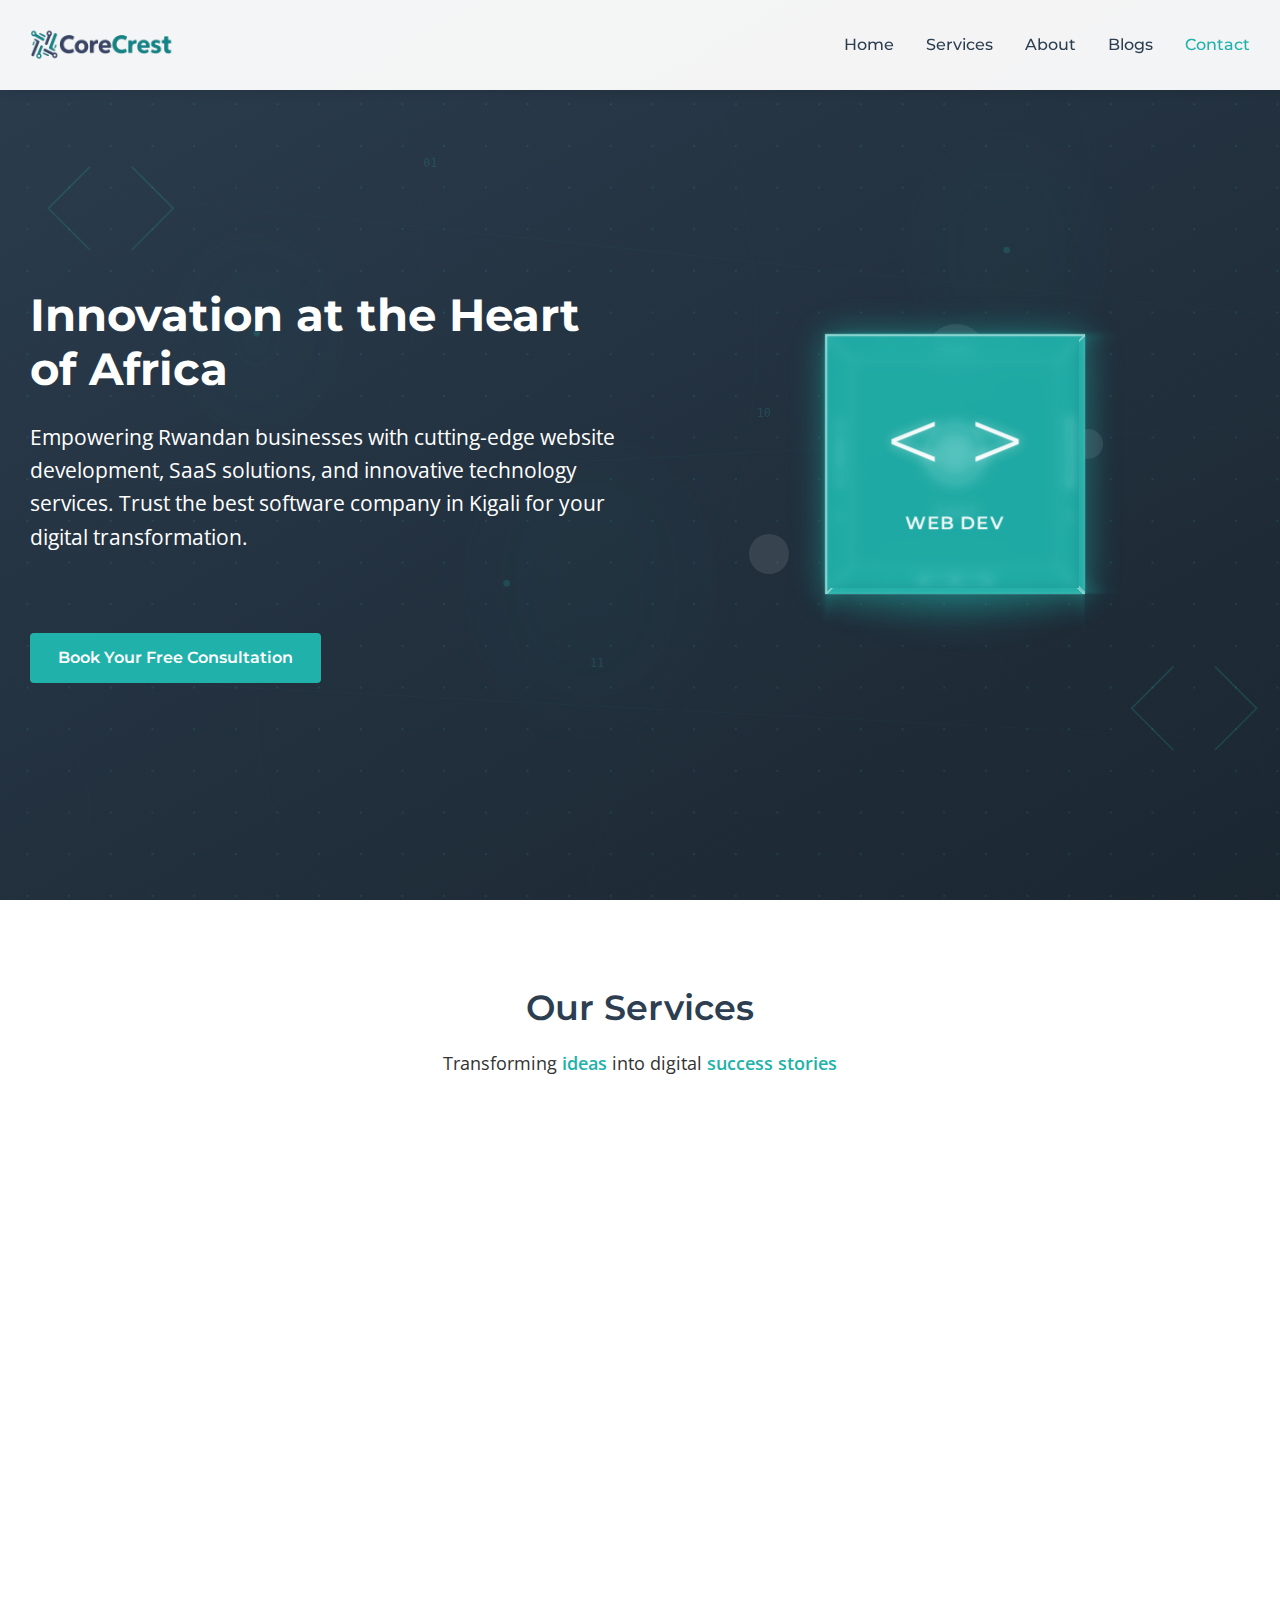
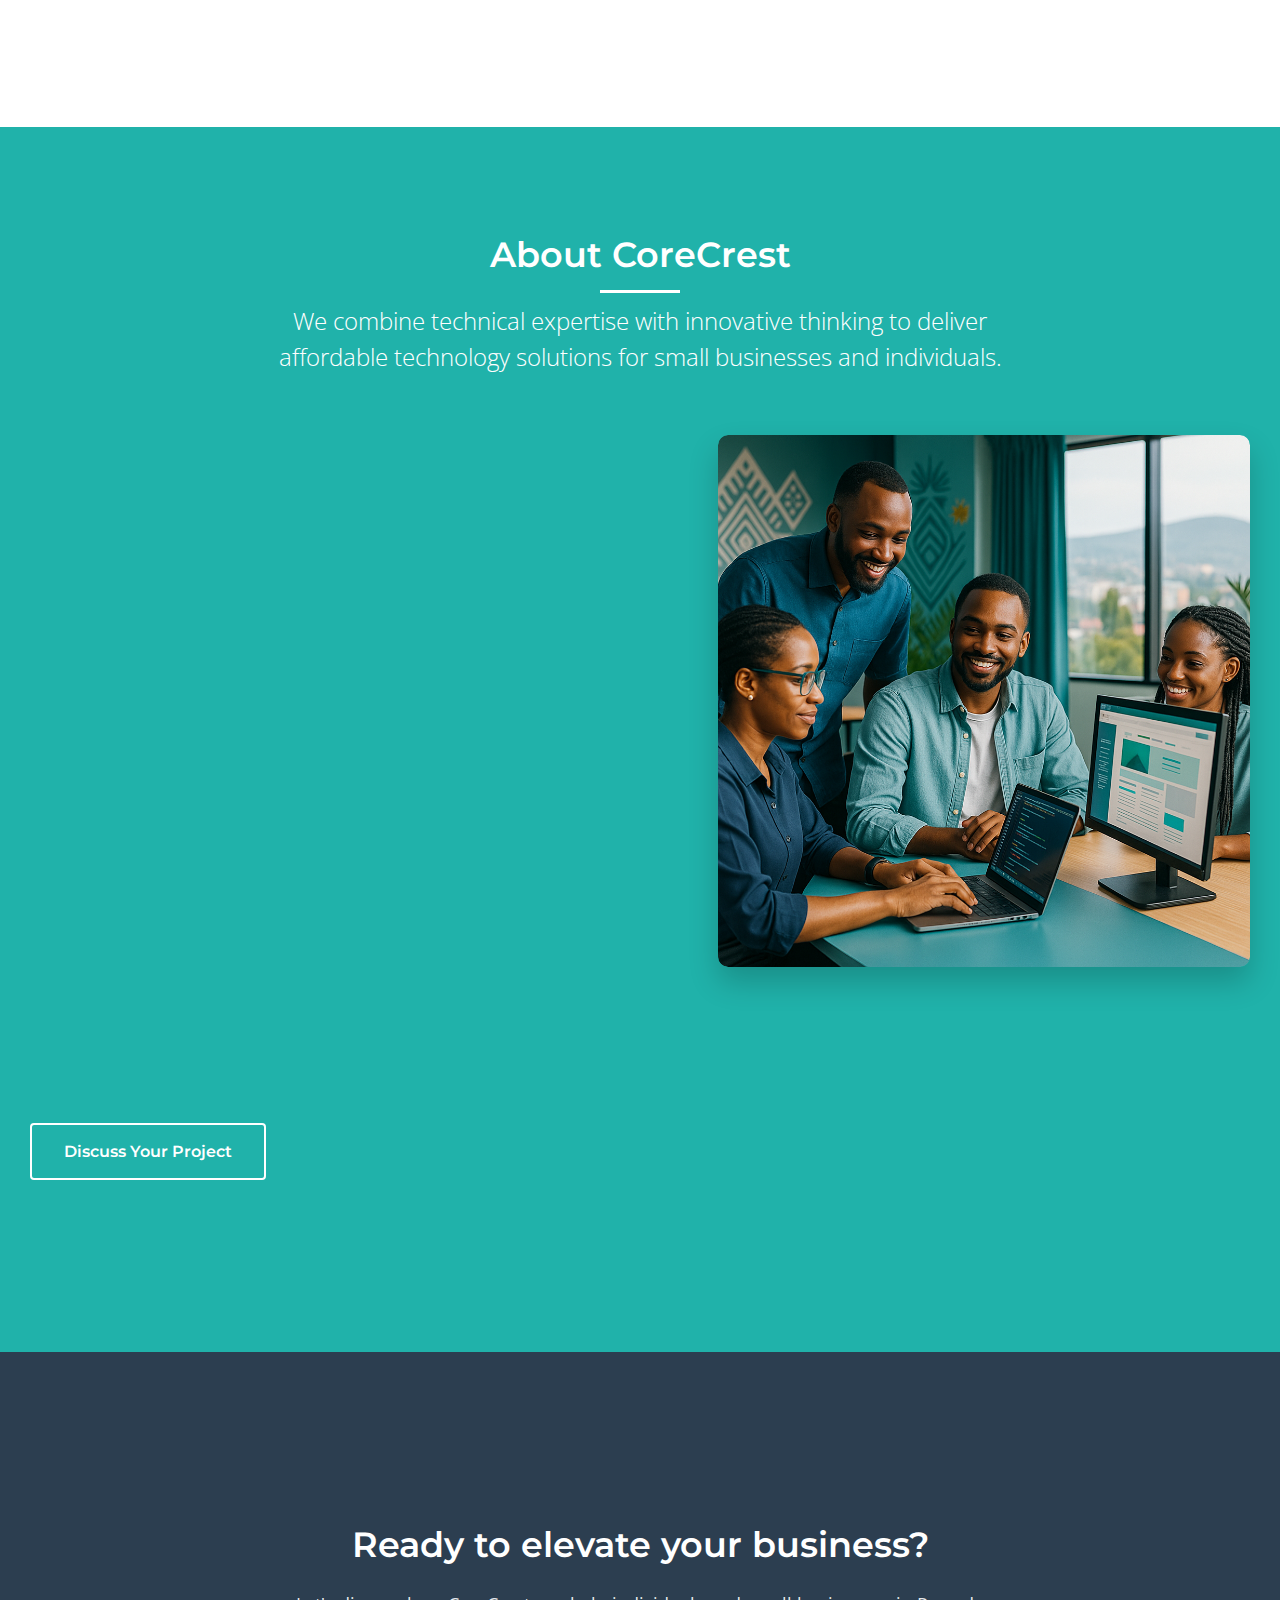
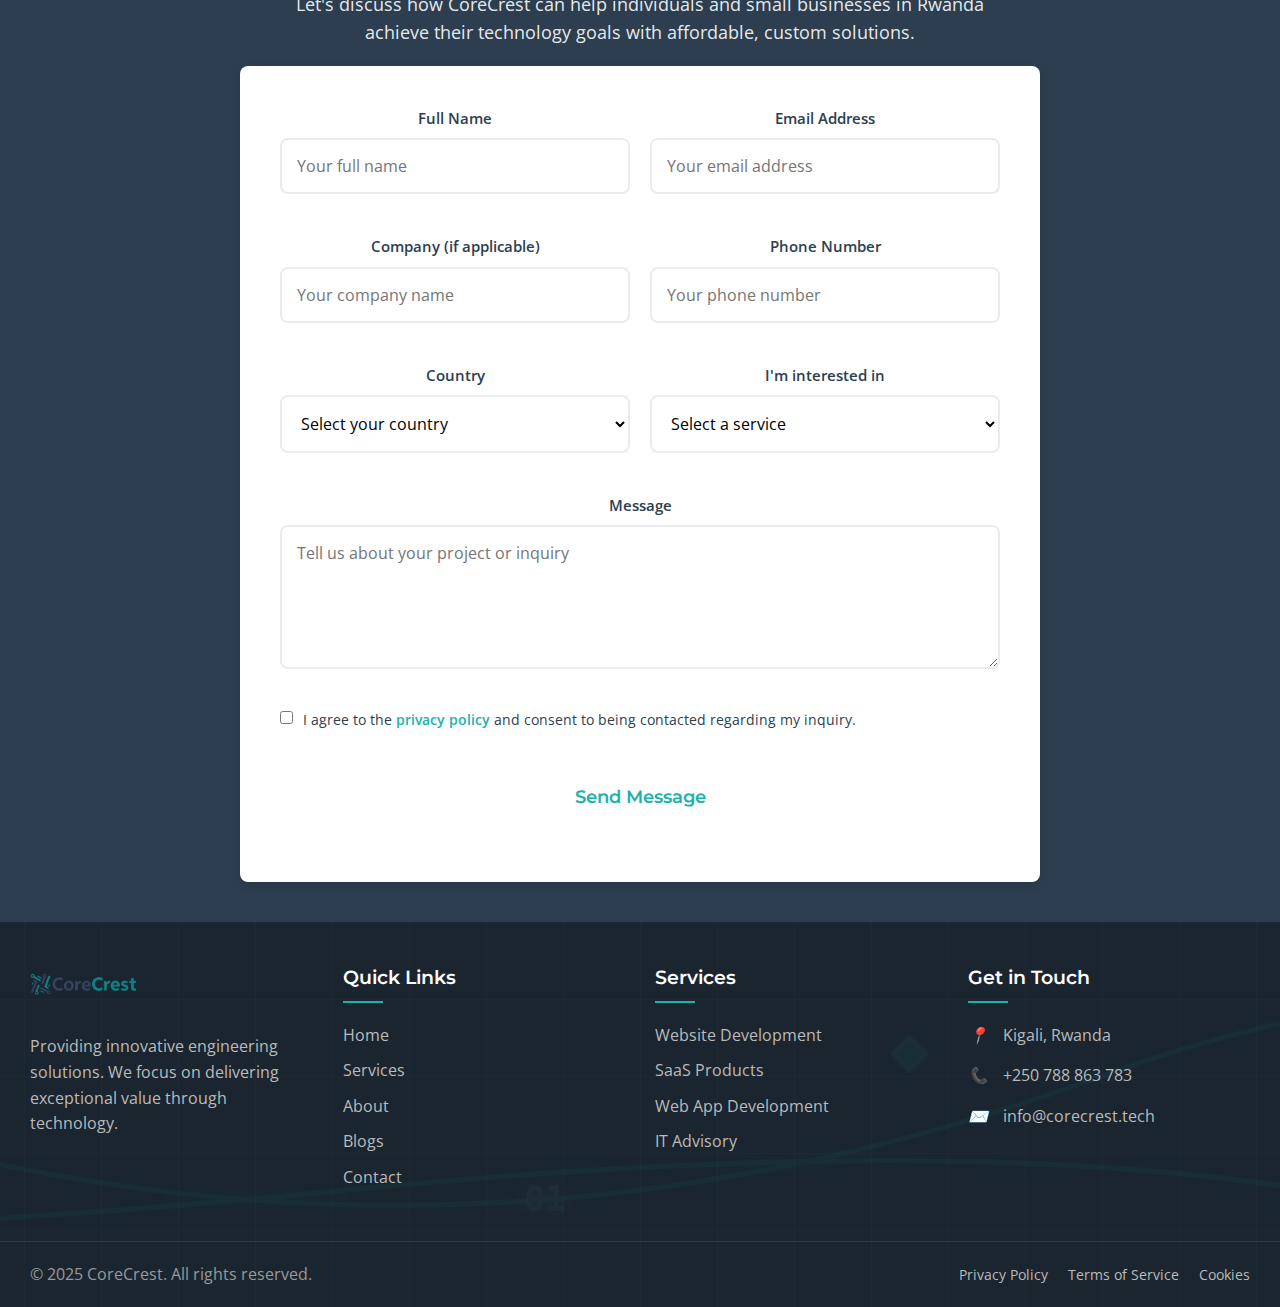
<file: index.html>
<!DOCTYPE html>
<html lang="en">
<head>
    <meta charset="UTF-8">
    <meta name="viewport" content="width=device-width, initial-scale=1.0">
    <meta name="description" content="CoreCrest - Software Company in Rwanda providing tailored IT solutions, website development, and SaaS products. Leading technology innovation in Kigali with exceptional software development services for businesses.">
    <meta name="keywords" content="Best Software Company in Rwanda, Top IT Company Kigali, Website Development Rwanda, Tailored IT Solutions, SaaS Solutions, Web App Development, IT Services Rwanda, Software Development Rwanda, Custom Websites, Small Business Technology">
    <meta name="author" content="CoreCrest">
    <meta name="robots" content="index, follow">
    <meta name="geo.region" content="RW">
    <meta name="geo.placename" content="Kigali">
    
    <!-- Open Graph Meta Tags -->
    <meta property="og:title" content="CoreCrest - Website Development & SaaS Solutions">
    <meta property="og:description" content="Rwanda's leading software company empowering businesses through innovative website development, SaaS solutions, and custom web applications with exceptional value and quality.">
    <meta property="og:image" content="assets/images/corecrest_logo_1.png">
    <meta property="og:type" content="website">
    <meta property="og:url" content="https://corecrest.tech">
    <meta property="og:site_name" content="CoreCrest">
    
    <!-- Twitter Card data -->
    <meta name="twitter:card" content="summary_large_image">
    <meta name="twitter:title" content="CoreCrest - Website Development & SaaS Solutions">
    <meta name="twitter:description" content="Rwanda's premier software development company delivering custom websites, SaaS solutions, and web applications for businesses in Kigali and beyond.">
    <meta name="twitter:image" content="assets/images/corecrest_logo_1.png">
    
    <!-- Google Analytics -->
    <script async src="https://www.googletagmanager.com/gtag/js?id=G-FWGK0WTCRY"></script>
    <script>
      window.dataLayer = window.dataLayer || [];
      function gtag(){dataLayer.push(arguments);}
      gtag('js', new Date());
      gtag('config', 'G-FWGK0WTCRY');
    </script>
    
    <title>CoreCrest - Website Development & SaaS Solutions</title>
    
    <!-- Google Fonts -->
    <link rel="preconnect" href="https://fonts.googleapis.com">
    <link rel="preconnect" href="https://fonts.gstatic.com" crossorigin>
    <link href="https://fonts.googleapis.com/css2?family=Montserrat:wght@400;500;600;700&family=Open+Sans:wght@300;400;600&display=swap" rel="stylesheet">
    
    <!-- Custom CSS -->
    <link rel="stylesheet" href="assets/css/styles.css">
    
    <!-- Favicon -->
    <link rel="icon" href="assets/images/corecrest_icon.png">
    
    <!-- Canonical URL -->
    <link rel="canonical" href="https://corecrest.tech">
</head>
<body>
    <!-- Schema.org markup for organization -->
    <script type="application/ld+json">
    {
      "@context": "https://schema.org",
      "@type": "Organization",
      "name": "CoreCrest",
      "url": "https://corecrest.tech",
      "logo": "https://corecrest.tech/assets/images/corecrest_logo_2.png",
      "description": "Leading software company in Rwanda providing tailored IT solutions, website development, and SaaS products for businesses.",
      "slogan": "Best Software Company in Rwanda",
      "address": {
        "@type": "PostalAddress",
        "addressLocality": "Kigali",
        "addressRegion": "Kigali",
        "addressCountry": "Rwanda"
      },
      "contactPoint": {
        "@type": "ContactPoint",
        "telephone": "+250788863783",
        "contactType": "customer service",
        "email": "info@corecrest.tech"
      },
      "sameAs": [
        "https://www.linkedin.com/company/corecrest",
        "https://twitter.com/corecrest"
      ],
      "areaServed": {
        "@type": "Country",
        "name": "Rwanda"
      }
    }
    </script>
    
    <!-- Schema.org markup for services -->
    <script type="application/ld+json">
    {
      "@context": "https://schema.org",
      "@type": "WebPage",
      "speakable": {
        "@type": "SpeakableSpecification",
        "cssSelector": ["#home", "#services", "#about"]
      },
      "mainEntity": {
        "@type": "ItemList",
        "itemListElement": [
          {
            "@type": "Service",
            "position": 1,
            "name": "Website Development",
            "description": "Custom-designed, responsive websites that reflect your brand and engage your audience.",
            "provider": {
              "@type": "Organization",
              "name": "CoreCrest"
            }
          },
          {
            "@type": "Service",
            "position": 2,
            "name": "SaaS Products",
            "description": "Scalable software-as-a-service solutions designed to streamline your business operations.",
            "provider": {
              "@type": "Organization",
              "name": "CoreCrest"
            }
          },
          {
            "@type": "Service",
            "position": 3,
            "name": "Tailored Web App Development",
            "description": "Bespoke web applications built to address your specific business challenges.",
            "provider": {
              "@type": "Organization",
              "name": "CoreCrest"
            }
          }
        ]
      }
    }
    </script>
    
    <!-- Header Section -->
    <header class="header">
        <div class="container">
            <div class="header-content">
                <a href="#" class="logo">
                    <img src="assets/images/corecrest_logo_2.png" alt="CoreCrest Logo">
                </a>
                
                <nav class="nav-menu">
                    <button class="hamburger" aria-label="Toggle Menu">
                        <span></span>
                        <span></span>
                        <span></span>
                    </button>
                    
                    <ul class="nav-links">
                        <li><a href="#home">Home</a></li>
                        <li><a href="#services">Services</a></li>
                        <li><a href="#about">About</a></li>
                        <li><a href="blogs.html">Blogs</a></li>
                        <li><a href="#contact" class="nav-cta">Contact</a></li>
                    </ul>
                </nav>
            </div>
        </div>
    </header>

    <!-- Hero Section -->
    <section id="home" class="hero-section">
        <div class="hero-background"></div>
        <div class="container">
            <div class="hero-content">
                <div class="hero-text-container">
                    <div class="hero-text-wrapper">
                        <div class="hero-text-slide active">
                            <h1>Innovation at the Heart of Africa</h1>
                            <p>Empowering Rwandan businesses with cutting-edge website development, SaaS solutions, and innovative technology services. Trust the best software company in Kigali for your digital transformation.</p>
                        </div>
                        <div class="hero-text-slide">
                            <h1>Your Vision, Our Passion</h1>
                            <p>We don't just write code—we craft digital experiences that tell your story. Let's transform your ideas into reality, creating solutions that work as uniquely as your business does. Together, we'll build something extraordinary.</p>
                        </div>
                    </div>
                    <div class="hero-button">
                        <a href="consultation.html" class="btn btn-primary">Book Your Free Consultation</a>
                    </div>
                </div>
                <div class="hero-animation">
                    <div class="floating-elements">
                        <div class="floating-element element-1"></div>
                        <div class="floating-element element-2"></div>
                        <div class="floating-element element-3"></div>
                    </div>
                    <div class="animated-cube">
                        <div class="cube-face cube-front">
                            <div class="cube-content">
                                <span class="cube-icon"><i class="icon-code"></i></span>
                                <span class="cube-text">Web Dev</span>
                            </div>
                        </div>
                        <div class="cube-face cube-back">
                            <div class="cube-content">
                                <span class="cube-icon"><i class="icon-cloud"></i></span>
                                <span class="cube-text">SaaS</span>
                            </div>
                        </div>
                        <div class="cube-face cube-right">
                            <div class="cube-content">
                                <span class="cube-icon"><i class="icon-mobile"></i></span>
                                <span class="cube-text">Apps</span>
                            </div>
                        </div>
                        <div class="cube-face cube-left">
                            <div class="cube-content">
                                <span class="cube-icon"><i class="icon-cog"></i></span>
                                <span class="cube-text">API</span>
                            </div>
                        </div>
                        <div class="cube-face cube-top">
                            <div class="cube-content">
                                <span class="cube-icon"><i class="icon-rocket"></i></span>
                                <span class="cube-text">IT Solutions</span>
                            </div>
                        </div>
                        <div class="cube-face cube-bottom">
                            <div class="cube-content">
                                <span class="cube-icon"><i class="icon-chart"></i></span>
                                <span class="cube-text">Advisory</span>
                            </div>
                        </div>
                    </div>
                </div>
            </div>
        </div>
    </section>

    <!-- Services Section -->
    <section id="services" class="services-section">
        <div class="container">
            <h2 class="section-title">Our Services</h2>
            <p class="section-subtitle">Transforming <span class="text-accent">ideas</span> into digital <span class="text-accent">success stories</span></p>
            
            <div class="services-grid">
                <div class="service-card">
                    <div class="service-icon">
                        <img src="assets/images/web-dev-icon.svg" alt="Website Development">
                    </div>
                    <h3>Website Development</h3>
                    <p>We help you tell <span class="text-accent">your story</span> the way you want it told. Your website isn't just a digital space—it's your <span class="text-accent">brand's voice</span>, your <span class="text-accent">first impression</span>, and your <span class="text-accent">24/7 ambassador</span>. We craft websites that capture your <span class="text-accent">unique identity</span> and connect with your audience in ways that matter.</p>
                    <a href="#contact" class="service-link">Learn More →</a>
                </div>
                
                <div class="service-card">
                    <div class="service-icon">
                        <img src="assets/images/saas-icon.svg" alt="SaaS Solutions for Small Businesses">
                    </div>
                    <h3>SaaS Products</h3>
                    <p><span class="text-accent">Transform</span> your business processes into <span class="text-accent">seamless digital experiences</span>. We turn your daily challenges into <span class="text-accent">automated solutions</span> that work while you sleep. Our SaaS products aren't just tools—they're your <span class="text-accent">business partners</span> in digital efficiency.</p>
                    <a href="#contact" class="service-link">Learn More →</a>
                </div>
                
                <div class="service-card">
                    <div class="service-icon">
                        <img src="assets/images/webapp-icon.svg" alt="Web App Development Rwanda">
                    </div>
                    <h3>Tailored Web App Development</h3>
                    <p><span class="text-accent">Your vision</span>, our expertise, <span class="text-accent">infinite possibilities</span>. We build custom web applications that solve your <span class="text-accent">unique challenges</span> and grow with your ambitions. Because off-the-shelf solutions shouldn't limit your potential.</p>
                    <a href="#contact" class="service-link">Learn More →</a>
                </div>
                
                <div class="service-card">
                    <div class="service-icon">
                        <img src="assets/images/advisory-icon.svg" alt="IT Advisory Services">
                    </div>
                    <h3>IT Advisory</h3>
                    <p>Navigate the digital landscape with <span class="text-accent">confidence</span>. We're not just consultants—we're your <span class="text-accent">technology partners</span>, helping you make <span class="text-accent">informed decisions</span> that align with your goals and budget. Let's chart your path to <span class="text-accent">digital success</span> together.</p>
                    <a href="#contact" class="service-link">Learn More →</a>
                </div>
            </div>
        </div>
    </section>

    <!-- About Section -->
    <section id="about" class="about-section">
        <div class="container">
            <div class="about-intro">
                <h2 class="section-title">About CoreCrest</h2>
                <div class="about-intro-text">
                    <p class="large-text">We combine technical expertise with innovative thinking to deliver affordable technology solutions for small businesses and individuals.</p>
                </div>
            </div>
            
            <div class="about-content">
                <div class="about-text">
                    <div class="about-features">
                        <div class="about-feature">
                            <div class="feature-icon">
                                <i class="icon-rocket"></i>
                            </div>
                            <div class="feature-text">
                                <h3>Innovative Solutions</h3>
                                <p>Our Kigali-based team is committed to understanding the unique challenges of small businesses and providing tailored technology solutions that deliver measurable results.</p>
                            </div>
                        </div>
                        
                        <div class="about-feature">
                            <div class="feature-icon">
                                <i class="icon-code"></i>
                            </div>
                            <div class="feature-text">
                                <h3>Cutting-Edge Technology</h3>
                                <p>We implement the latest web development technologies and SaaS solutions customized for the local context, ensuring your business benefits from innovations that work in the local context.</p>
                            </div>
                        </div>
                        
                        <div class="about-feature">
                            <div class="feature-icon">
                                <i class="icon-chart"></i>
                            </div>
                            <div class="feature-text">
                                <h3>Growth-Focused IT Services</h3>
                                <p>With a focus on quality, reliability, and affordability, we help individuals and small businesses across Rwanda transform their digital presence and operational efficiency.</p>
                            </div>
                        </div>
                    </div>
                    <div class="about-cta">
                        <a href="#contact" class="btn btn-secondary">Discuss Your Project</a>
                    </div>
                </div>
                <div class="about-image">
                    <div class="image-wrapper">
                        <img src="assets/images/about_section_2.png" alt="CoreCrest Team in Rwanda">
                        <div class="image-decoration"></div>
                    </div>
                </div>
            </div>
        </div>
    </section>

    <!-- Stats Section -->
    <section class="stats-section">
        <div class="stats-container">
            <div class="stat-item">
                <div class="stat-value" data-value="20" data-suffix="+">0</div>
                <div class="stat-label">Projects</div>
            </div>
            <div class="stat-item">
                <div class="stat-value" data-value="7" data-suffix="+">0</div>
                <div class="stat-label">Happy Clients</div>
            </div>
            <div class="stat-item">
                <div class="stat-value" data-value="2" data-suffix="+">0</div>
                <div class="stat-label">Years</div>
            </div>
        </div>
    </section>

    <!-- CTA Section -->
    <section id="contact" class="cta-section">
        <div class="container">
            <div class="cta-content">
                <h2>Ready to elevate your business?</h2>
                <p>Let's discuss how CoreCrest can help individuals and small businesses in Rwanda achieve their technology goals with affordable, custom solutions.</p>
                
                <div class="contact-form-container">
                    <form id="contactForm" class="contact-form">
                        <div class="form-group">
                            <label for="name">Full Name</label>
                            <input type="text" id="name" name="name" placeholder="Your full name" required>
                        </div>
                        
                        <div class="form-group">
                            <label for="email">Email Address</label>
                            <input type="email" id="email" name="email" placeholder="Your email address" required>
                        </div>
                        
                        <div class="form-group">
                            <label for="company">Company (if applicable)</label>
                            <input type="text" id="company" name="company" placeholder="Your company name">
                        </div>
                        
                        <div class="form-group">
                            <label for="phone">Phone Number</label>
                            <input type="tel" id="phone" name="phone" placeholder="Your phone number">
                        </div>
                        
                        <div class="form-group">
                            <label for="country">Country</label>
                            <select id="country" name="country">
                                <option value="" disabled selected>Select your country</option>
                                <option value="Rwanda">Rwanda</option>
                                <option value="Other">Other</option>
                            </select>
                        </div>
                        
                        <div class="form-group">
                            <label for="subject">I'm interested in</label>
                            <select id="subject" name="subject" required>
                                <option value="" disabled selected>Select a service</option>
                                <option value="Website Development">Website Development</option>
                                <option value="SaaS Products">SaaS Solutions</option>
                                <option value="Web App Development">Tailored Web App Development</option>
                                <option value="IT Advisory">IT Advisory</option>
                                <option value="Other">Other</option>
                            </select>
                        </div>
                        
                        <div class="form-group full-width" id="otherSubjectContainer" style="display: none;">
                            <label for="otherSubject">Please specify</label>
                            <input type="text" id="otherSubject" name="otherSubject" placeholder="Tell us what you're looking for">
                        </div>
                        
                        <div class="form-group full-width">
                            <label for="message">Message</label>
                            <textarea id="message" name="message" rows="5" placeholder="Tell us about your project or inquiry" required></textarea>
                        </div>
                        
                        <div class="form-group full-width">
                            <div class="checkbox-container">
                                <input type="checkbox" id="privacy" name="privacy" required>
                                <label for="privacy">I agree to the <a href="privacy-policy.html">privacy policy</a> and consent to being contacted regarding my inquiry.</label>
                            </div>
                        </div>
                        
                        <div class="form-group full-width">
                            <button type="submit" class="btn btn-primary">Send Message</button>
                        </div>
                    </form>
                </div>
            </div>
        </div>
    </section>

    <!-- Footer Section -->
    <footer class="footer" style="position: relative; overflow: hidden;">
        <div class="footer-pattern" style="position: absolute; top: 0; left: 0; width: 100%; height: 100%; z-index: 0; background: url('assets/images/footer-pattern.svg') center/cover no-repeat; opacity: 0.1;"></div>
        <div class="container" style="position: relative; z-index: 1;">
            <div class="footer-top">
                <div class="row">
                    <div class="col-lg-4 col-md-6">
                        <div class="footer-about">
                            <div class="footer-logo">
                                <img src="assets/images/corecrest_logo_2.png" alt="CoreCrest Logo">
                            </div>
                            <p>Providing innovative engineering solutions. We focus on delivering exceptional value through technology.</p>
                        </div>
                    </div>
                    
                    <div class="col-lg-2 col-md-6">
                        <div class="footer-links">
                            <h3 class="footer-heading">Quick Links</h3>
                            <ul>
                                <li><a href="#home">Home</a></li>
                                <li><a href="#services">Services</a></li>
                                <li><a href="#about">About</a></li>
                                <li><a href="blogs.html">Blogs</a></li>
                                <li><a href="#contact">Contact</a></li>
                            </ul>
                        </div>
                    </div>
                    
                    <div class="col-lg-2 col-md-6">
                        <div class="footer-links">
                            <h3 class="footer-heading">Services</h3>
                            <ul>
                                <li><a href="#services">Website Development</a></li>
                                <li><a href="#services">SaaS Products</a></li>
                                <li><a href="#services">Web App Development</a></li>
                                <li><a href="#services">IT Advisory</a></li>
                            </ul>
                        </div>
                    </div>
                    
                    <div class="col-lg-4 col-md-6">
                        <div class="footer-contact-info">
                            <h3 class="footer-heading">Get in Touch</h3>
                            <div class="contact-info-item">
                                <div class="contact-info-icon">
                                    <i class="icon-map-marker"></i>
                                </div>
                                <div class="contact-info-text">
                                    Kigali, Rwanda
                                </div>
                            </div>
                            <div class="contact-info-item">
                                <div class="contact-info-icon">
                                    <i class="icon-phone"></i>
                                </div>
                                <div class="contact-info-text">
                                    <a href="tel:+250788500000">+250 788 863 783</a>
                                </div>
                            </div>
                            <div class="contact-info-item">
                                <div class="contact-info-icon">
                                    <i class="icon-envelope"></i>
                                </div>
                                <div class="contact-info-text">
                                    <a href="mailto:info@corecrest.tech">info@corecrest.tech</a>
                                </div>
                            </div>
                        </div>
                    </div>
                </div>
            </div>
        </div>
        
        <div class="footer-bottom">
            <div class="container">
                <div class="footer-bottom-content">
                    <div class="footer-copyright">
                        &copy; 2025 CoreCrest. All rights reserved.
                    </div>
                    <div class="footer-bottom-links">
                        <a href="privacy-policy.html">Privacy Policy</a>
                        <a href="terms-of-service.html">Terms of Service</a>
                        <a href="privacy-policy.html#cookies">Cookies</a>
                    </div>
                </div>
            </div>
        </div>
    </footer>

    <!-- JavaScript -->
    <script src="assets/js/main.js"></script>
</body>
</html>
</file>
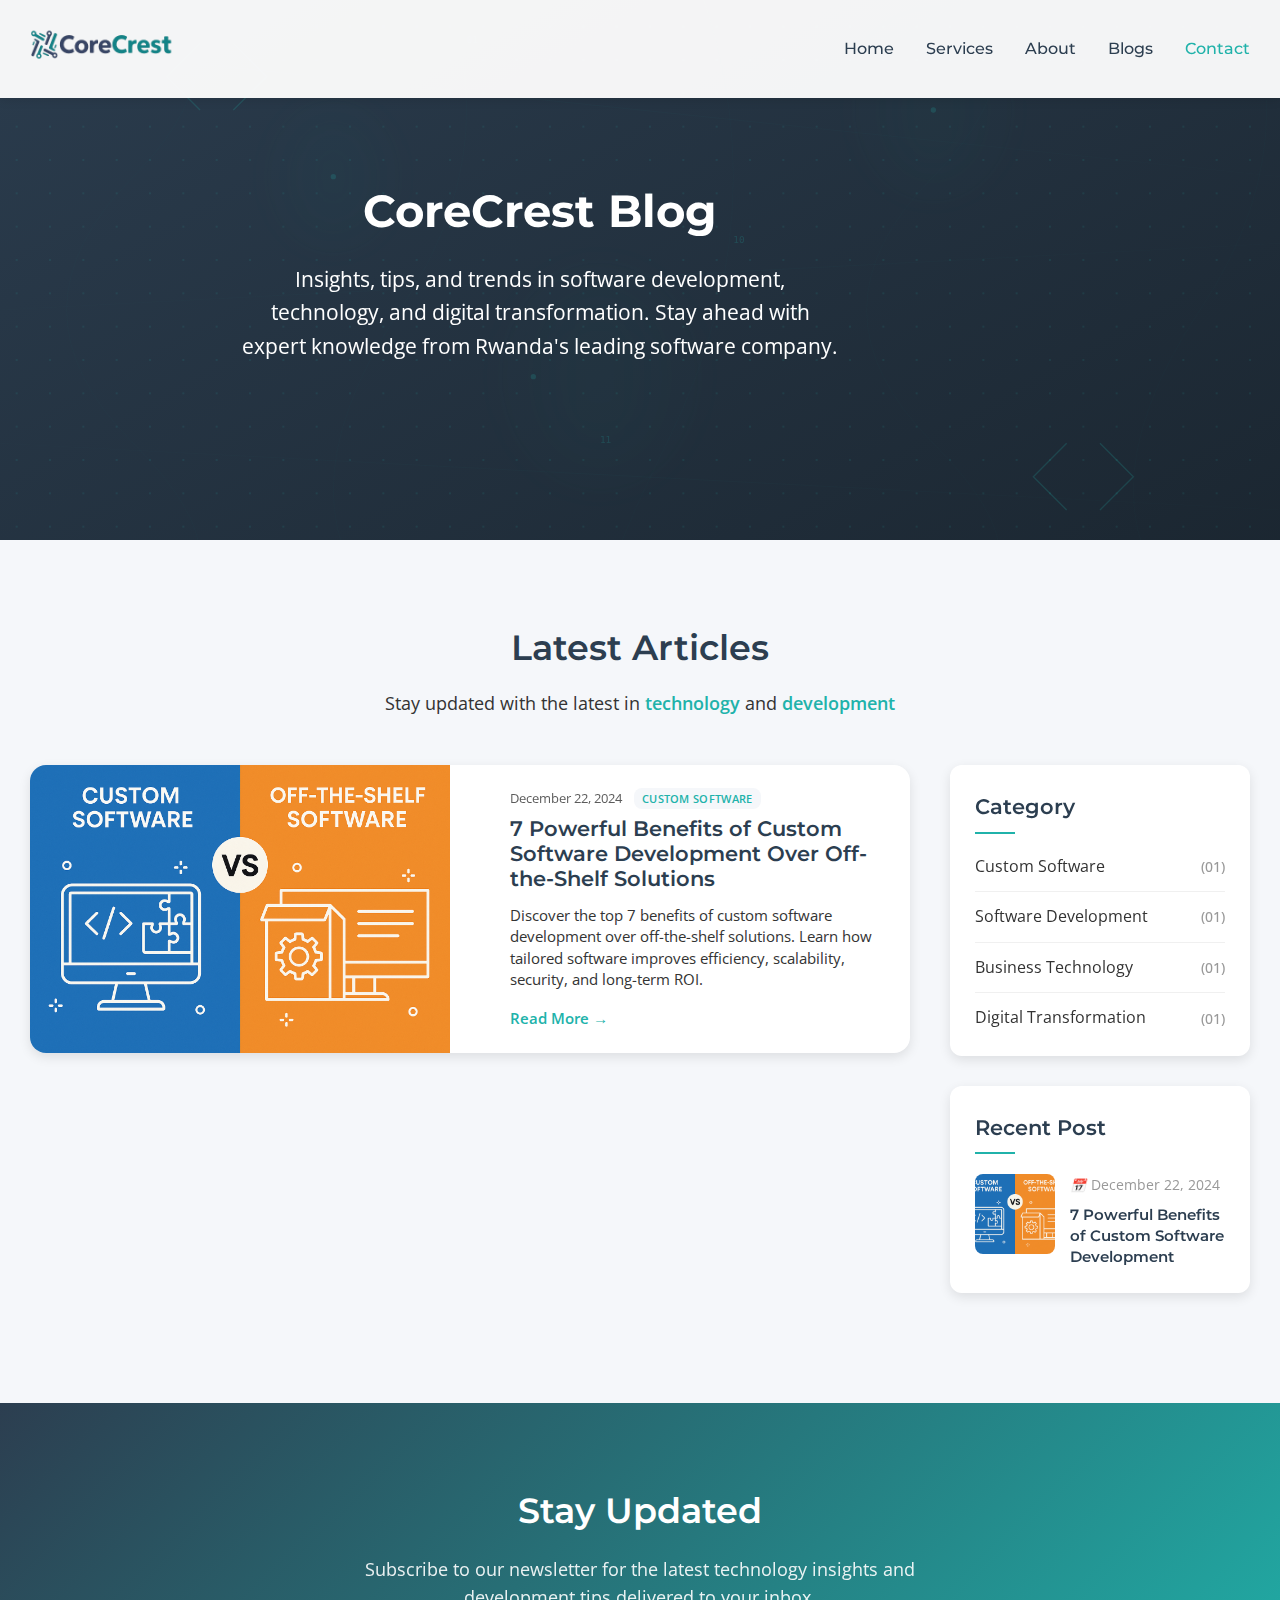
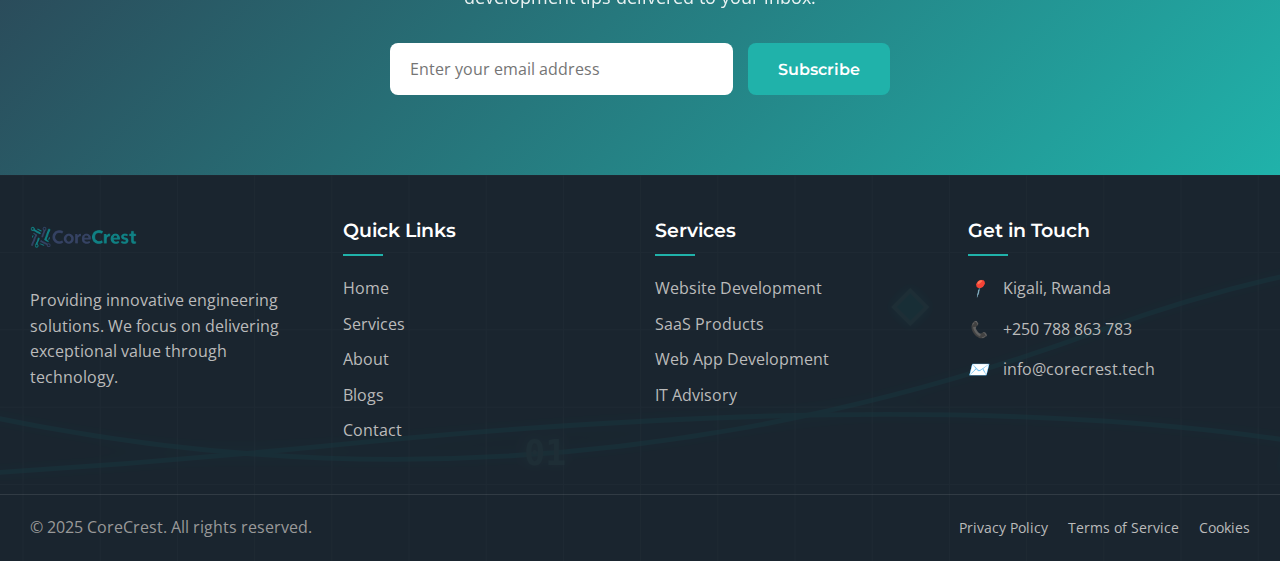
<file: blogs.html>
<!DOCTYPE html>
<html lang="en">
<head>
    <meta charset="UTF-8">
    <meta name="viewport" content="width=device-width, initial-scale=1.0">
    <meta name="description" content="CoreCrest Blog - Latest insights on software development, technology trends, and digital transformation. Expert articles from Rwanda's leading software company.">
    <meta name="keywords" content="Software Development Blog, Technology Blog Rwanda, Web Development Tips, SaaS Insights, IT Solutions Blog, Digital Transformation Rwanda">
    <meta name="author" content="CoreCrest">
    <meta name="robots" content="index, follow">
    <meta name="geo.region" content="RW">
    <meta name="geo.placename" content="Kigali">
    
    <!-- Open Graph Meta Tags -->
    <meta property="og:title" content="CoreCrest Blog - Technology Insights & Development Tips">
    <meta property="og:description" content="Stay updated with the latest in software development, technology trends, and digital transformation from Rwanda's premier software company.">
    <meta property="og:image" content="assets/images/corecrest_logo_1.png">
    <meta property="og:type" content="website">
    <meta property="og:url" content="https://corecrest.tech/blogs">
    <meta property="og:site_name" content="CoreCrest">
    
    <!-- Twitter Card data -->
    <meta name="twitter:card" content="summary_large_image">
    <meta name="twitter:title" content="CoreCrest Blog - Technology Insights & Development Tips">
    <meta name="twitter:description" content="Expert insights on software development, technology trends, and digital transformation from Rwanda's leading software company.">
    <meta name="twitter:image" content="assets/images/corecrest_logo_1.png">
    
    <!-- Google Analytics -->
    <script async src="https://www.googletagmanager.com/gtag/js?id=G-FWGK0WTCRY"></script>
    <script>
      window.dataLayer = window.dataLayer || [];
      function gtag(){dataLayer.push(arguments);}
      gtag('js', new Date());
      gtag('config', 'G-FWGK0WTCRY');
    </script>
    
    <title>CoreCrest Blog - Technology Insights & Development Tips</title>
    
    <!-- Google Fonts -->
    <link rel="preconnect" href="https://fonts.googleapis.com">
    <link rel="preconnect" href="https://fonts.gstatic.com" crossorigin>
    <link href="https://fonts.googleapis.com/css2?family=Montserrat:wght@400;500;600;700&family=Open+Sans:wght@300;400;600&display=swap" rel="stylesheet">
    
    <!-- Custom CSS -->
    <link rel="stylesheet" href="assets/css/styles.css">
    
    <!-- Favicon -->
    <link rel="icon" href="assets/images/corecrest_icon.png">
    
    <!-- Canonical URL -->
    <link rel="canonical" href="https://corecrest.tech/blogs">
</head>
<body>
    <!-- Schema.org markup for organization -->
    <script type="application/ld+json">
    {
      "@context": "https://schema.org",
      "@type": "Organization",
      "name": "CoreCrest",
      "url": "https://corecrest.tech",
      "logo": "https://corecrest.tech/assets/images/corecrest_logo_2.png",
      "description": "Leading software company in Rwanda providing tailored IT solutions, website development, and SaaS products for businesses.",
      "slogan": "Best Software Company in Rwanda",
      "address": {
        "@type": "PostalAddress",
        "addressLocality": "Kigali",
        "addressRegion": "Kigali",
        "addressCountry": "Rwanda"
      },
      "contactPoint": {
        "@type": "ContactPoint",
        "telephone": "+250788863783",
        "contactType": "customer service",
        "email": "info@corecrest.tech"
      },
      "sameAs": [
        "https://www.linkedin.com/company/corecrest",
        "https://twitter.com/corecrest"
      ],
      "areaServed": {
        "@type": "Country",
        "name": "Rwanda"
      }
    }
    </script>
    
    <!-- Schema.org markup for blog -->
    <script type="application/ld+json">
    {
      "@context": "https://schema.org",
      "@type": "Blog",
      "name": "CoreCrest Blog",
      "description": "Technology insights and development tips from Rwanda's leading software company",
      "url": "https://corecrest.tech/blogs",
      "publisher": {
        "@type": "Organization",
        "name": "CoreCrest",
        "logo": {
          "@type": "ImageObject",
          "url": "https://corecrest.tech/assets/images/corecrest_logo_2.png"
        }
      }
    }
    </script>

    <!-- Header -->
    <header class="header">
        <div class="container">
            <div class="header-content">
                <div class="logo">
                    <a href="index.html">
                        <img src="assets/images/corecrest_logo_2.png" alt="CoreCrest Logo" class="logo-img">
                    </a>
                </div>
                
                <nav class="nav-menu">
                    <button class="hamburger" aria-label="Toggle Menu">
                        <span></span>
                        <span></span>
                        <span></span>
                    </button>
                    
                    <ul class="nav-links">
                        <li><a href="index.html#home">Home</a></li>
                        <li><a href="index.html#services">Services</a></li>
                        <li><a href="index.html#about">About</a></li>
                        <li><a href="blogs.html" class="active">Blogs</a></li>
                        <li><a href="index.html#contact" class="nav-cta">Contact</a></li>
                    </ul>
                </nav>
            </div>
        </div>
    </header>

    <!-- Hero Section -->
    <section class="hero-section blog-hero">
        <div class="hero-background"></div>
        <div class="container">
            <div class="hero-content">
                <div class="hero-text-container">
                    <h1>CoreCrest Blog</h1>
                    <p>Insights, tips, and trends in software development, technology, and digital transformation. Stay ahead with expert knowledge from Rwanda's leading software company.</p>
                </div>
            </div>
        </div>
    </section>

    <!-- Blog Section -->
    <section class="blog-section">
        <div class="container">
            <h2 class="section-title">Latest Articles</h2>
            <p class="section-subtitle">Stay updated with the latest in <span class="text-accent">technology</span> and <span class="text-accent">development</span></p>
            
            <div class="blog-layout">
                <div class="blog-main">
                    <div class="blog-grid">
                        <!-- Featured Blog Post -->
                        <article class="blog-card featured">
                            <div class="blog-image">
                                <img src="assets/images/blog_custom_banner.png" alt="Custom Software Development Benefits">
                            </div>
                            <div class="blog-content">
                                <div class="blog-meta">
                                    <span class="blog-date">December 22, 2024</span>
                                    <span class="blog-category-tag">Custom Software</span>
                                </div>
                                <h3>7 Powerful Benefits of Custom Software Development Over Off-the-Shelf Solutions</h3>
                                <p>Discover the top 7 benefits of custom software development over off-the-shelf solutions. Learn how tailored software improves efficiency, scalability, security, and long-term ROI.</p>
                                <a href="custom-software-benefits.html" class="read-more">Read More →</a>
                            </div>
                        </article>
                    </div>
                </div>

                <!-- Blog Sidebar -->
                <div class="blog-sidebar">
                    <!-- Categories Widget -->
                    <div class="sidebar-widget">
                        <h3 class="widget-title">Category</h3>
                        <ul class="category-list">
                            <li><a href="#">Custom Software <span class="count">(01)</span></a></li>
                            <li><a href="#">Software Development <span class="count">(01)</span></a></li>
                            <li><a href="#">Business Technology <span class="count">(01)</span></a></li>
                            <li><a href="#">Digital Transformation <span class="count">(01)</span></a></li>
                        </ul>
                    </div>

                    <!-- Recent Posts Widget -->
                    <div class="sidebar-widget">
                        <h3 class="widget-title">Recent Post</h3>
                        <div class="recent-posts">
                            <div class="recent-post">
                                <div class="post-thumbnail">
                                    <img src="assets/images/blog_custom_banner.png" alt="Custom Software Development Benefits">
                                </div>
                                <div class="post-info">
                                    <div class="post-date">
                                        <i class="icon-calendar"></i>
                                        December 22, 2024
                                    </div>
                                    <h4 class="post-title">7 Powerful Benefits of Custom Software Development</h4>
                                </div>
                            </div>
                        </div>
                    </div>
                </div>
            </div>
        </div>
    </section>

    <!-- Newsletter Section -->
    <section class="newsletter-section">
        <div class="container">
            <div class="newsletter-content">
                <h3>Stay Updated</h3>
                <p>Subscribe to our newsletter for the latest technology insights and development tips delivered to your inbox.</p>
                <form class="newsletter-form" id="newsletterForm">
                    <input type="email" placeholder="Enter your email address" required id="newsletterEmail">
                    <button type="submit" class="btn btn-primary">Subscribe</button>
                </form>
            </div>
        </div>
    </section>

    <!-- Footer Section -->
    <footer class="footer" style="position: relative; overflow: hidden;">
        <div class="footer-pattern" style="position: absolute; top: 0; left: 0; width: 100%; height: 100%; z-index: 0; background: url('assets/images/footer-pattern.svg') center/cover no-repeat; opacity: 0.1;"></div>
        <div class="container" style="position: relative; z-index: 1;">
            <div class="footer-top">
                <div class="row">
                    <div class="col-lg-4 col-md-6">
                        <div class="footer-about">
                            <div class="footer-logo">
                                <img src="assets/images/corecrest_logo_2.png" alt="CoreCrest Logo">
                            </div>
                            <p>Providing innovative engineering solutions. We focus on delivering exceptional value through technology.</p>
                        </div>
                    </div>
                    
                    <div class="col-lg-2 col-md-6">
                        <div class="footer-links">
                            <h3 class="footer-heading">Quick Links</h3>
                            <ul>
                                <li><a href="index.html#home">Home</a></li>
                                <li><a href="index.html#services">Services</a></li>
                                <li><a href="index.html#about">About</a></li>
                                <li><a href="blogs.html">Blogs</a></li>
                                <li><a href="index.html#contact">Contact</a></li>
                            </ul>
                        </div>
                    </div>
                    
                    <div class="col-lg-2 col-md-6">
                        <div class="footer-links">
                            <h3 class="footer-heading">Services</h3>
                            <ul>
                                <li><a href="index.html#services">Website Development</a></li>
                                <li><a href="index.html#services">SaaS Products</a></li>
                                <li><a href="index.html#services">Web App Development</a></li>
                                <li><a href="index.html#services">IT Advisory</a></li>
                            </ul>
                        </div>
                    </div>
                    
                    <div class="col-lg-4 col-md-6">
                        <div class="footer-contact-info">
                            <h3 class="footer-heading">Get in Touch</h3>
                            <div class="contact-info-item">
                                <div class="contact-info-icon">
                                    <i class="icon-map-marker"></i>
                                </div>
                                <div class="contact-info-text">
                                    Kigali, Rwanda
                                </div>
                            </div>
                            <div class="contact-info-item">
                                <div class="contact-info-icon">
                                    <i class="icon-phone"></i>
                                </div>
                                <div class="contact-info-text">
                                    <a href="tel:+250788500000">+250 788 863 783</a>
                                </div>
                            </div>
                            <div class="contact-info-item">
                                <div class="contact-info-icon">
                                    <i class="icon-envelope"></i>
                                </div>
                                <div class="contact-info-text">
                                    <a href="mailto:info@corecrest.tech">info@corecrest.tech</a>
                                </div>
                            </div>
                        </div>
                    </div>
                </div>
            </div>
        </div>
        
        <div class="footer-bottom">
            <div class="container">
                <div class="footer-bottom-content">
                    <div class="footer-copyright">
                        &copy; 2025 CoreCrest. All rights reserved.
                    </div>
                    <div class="footer-bottom-links">
                        <a href="privacy-policy.html">Privacy Policy</a>
                        <a href="terms-of-service.html">Terms of Service</a>
                        <a href="privacy-policy.html#cookies">Cookies</a>
                    </div>
                </div>
            </div>
        </div>
    </footer>

    <!-- JavaScript -->
    <script src="assets/js/main.js"></script>
    
    <!-- Newsletter Subscription Script -->
    <script>
        document.addEventListener('DOMContentLoaded', function() {
            const newsletterForm = document.getElementById('newsletterForm');
            const newsletterEmail = document.getElementById('newsletterEmail');
            
            newsletterForm.addEventListener('submit', async function(e) {
                e.preventDefault();
                
                const email = newsletterEmail.value.trim();
                
                if (!email) {
                    showToast('Please enter a valid email address.', 'error');
                    return;
                }
                
                // Show loading state
                const submitBtn = newsletterForm.querySelector('button[type="submit"]');
                const originalText = submitBtn.textContent;
                submitBtn.textContent = 'Subscribing...';
                submitBtn.disabled = true;
                
                try {
                    const emailSubject = 'New Newsletter Subscription';
                    const emailBody = `A new user has subscribed to the CoreCrest newsletter.\n\nEmail: ${email}\nDate: ${new Date().toLocaleString()}\nSource: CoreCrest Blog`;
                    
                    const response = await fetch('https://bff.corecrest.tech/api/submit/contact', {
                        method: 'POST',
                        headers: {
                            'accept': 'application/json',
                            'Content-Type': 'application/json',
                            'Origin': window.location.origin,
                            'Access-Control-Request-Method': 'POST'
                        },
                        credentials: 'omit',
                        mode: 'cors',
                        body: JSON.stringify({
                            recipient: 'info@corecrest.tech',
                            subject: emailSubject,
                            body: emailBody,
                            priority: 2,
                            notification_type: 'email',
                            source: 'corecrest'
                        })
                    });
                    
                    if (response.ok) {
                        // Success
                        showToast('Thank you for subscribing to our newsletter!', 'success');
                        newsletterForm.reset();
                    } else {
                        // Error
                        const errorData = await response.json();
                        throw new Error(errorData.message || 'Subscription failed');
                    }
                    
                } catch (error) {
                    console.error('Newsletter subscription error:', error);
                    showToast('Sorry, there was an error subscribing to our newsletter. Please try again later.', 'error');
                } finally {
                    // Reset button state
                    submitBtn.textContent = originalText;
                    submitBtn.disabled = false;
                }
            });
        });
    </script>
</body>
</html>
</file>
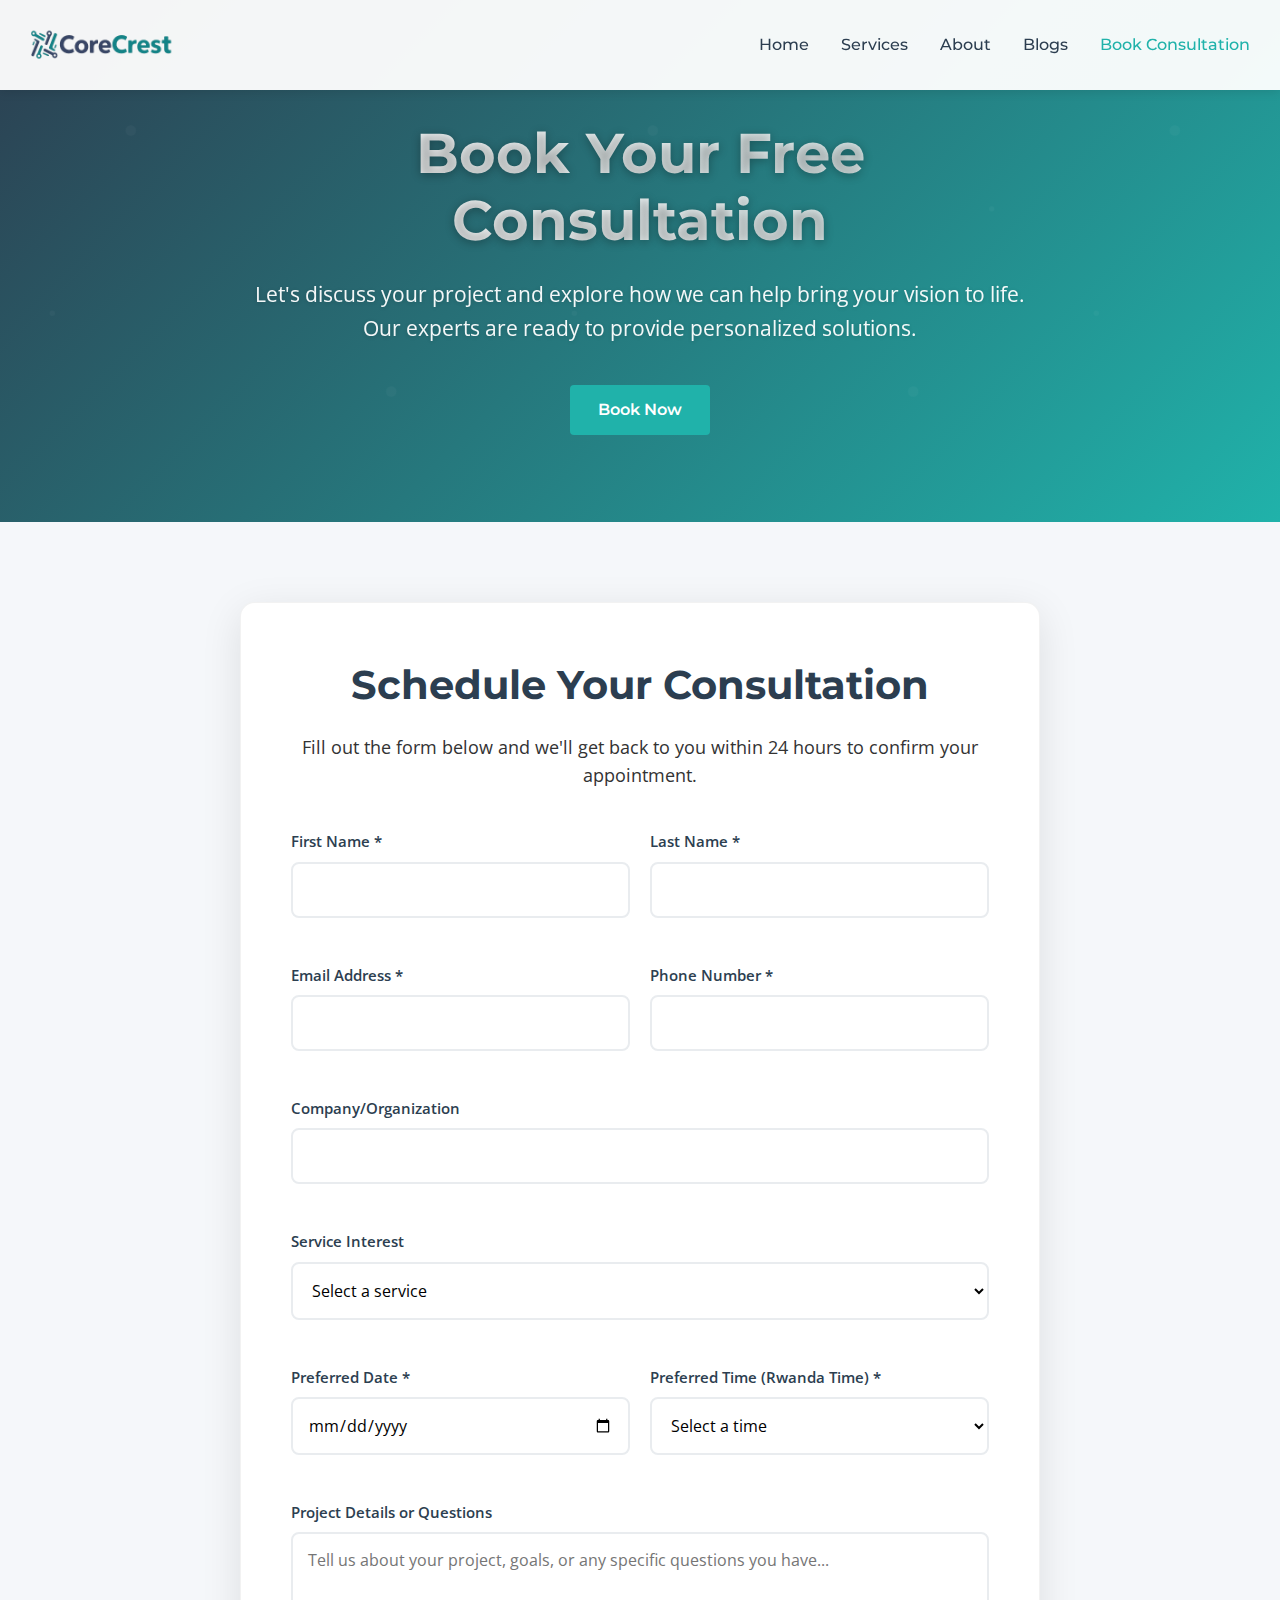
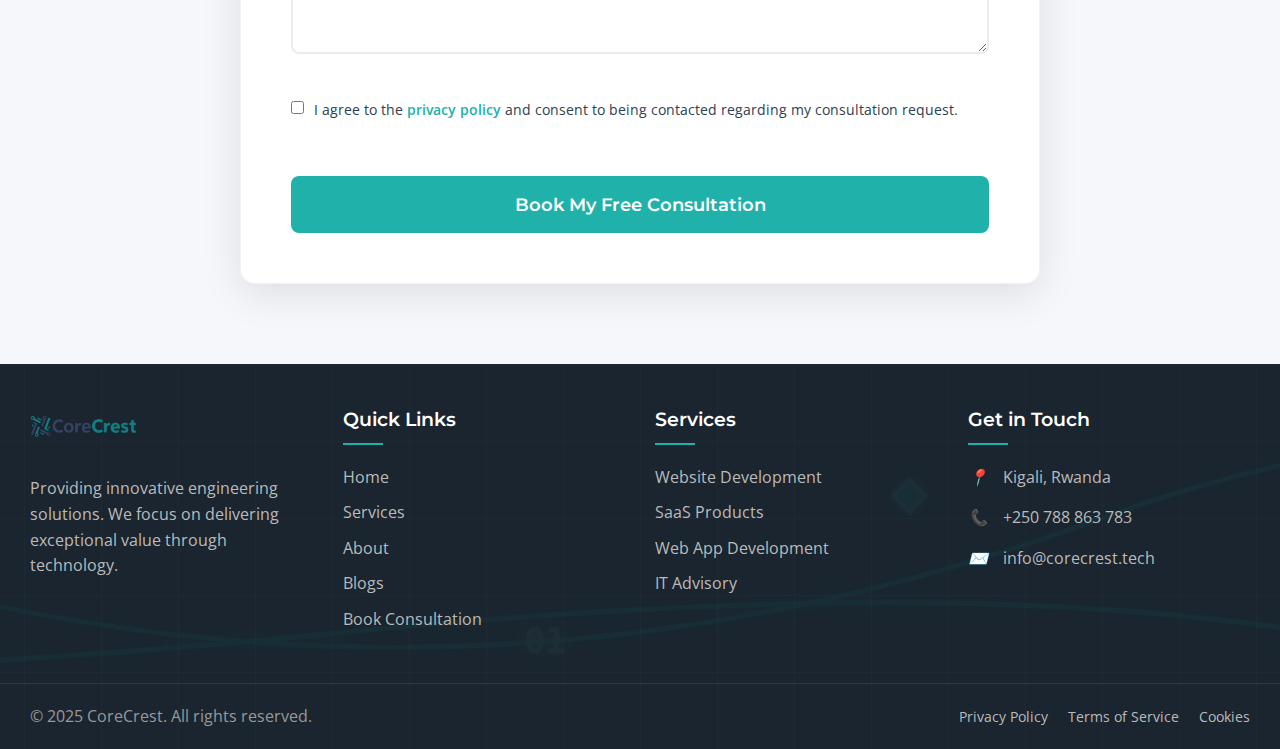
<file: consultation.html>
<!DOCTYPE html>
<html lang="en">
<head>
    <meta charset="UTF-8">
    <meta name="viewport" content="width=device-width, initial-scale=1.0">
    <meta name="description" content="Book your free consultation with CoreCrest - Rwanda's leading software development company. Get personalized solutions for your website development, SaaS products, and custom web applications.">
    <meta name="keywords" content="Free Consultation Rwanda, Software Development Consultation, Website Development Consultation, SaaS Consultation, CoreCrest Consultation">
    <meta name="author" content="CoreCrest">
    <meta name="robots" content="index, follow">
    <meta name="geo.region" content="RW">
    <meta name="geo.placename" content="Kigali">
    
    <!-- Open Graph Meta Tags -->
    <meta property="og:title" content="Book Your Free Consultation - CoreCrest">
    <meta property="og:description" content="Schedule a free consultation with CoreCrest experts. Discuss your project and explore how we can help bring your vision to life with personalized solutions.">
    <meta property="og:image" content="assets/images/corecrest_logo_1.png">
    <meta property="og:type" content="website">
    <meta property="og:url" content="https://corecrest.tech/consultation.html">
    <meta property="og:site_name" content="CoreCrest">
    
    <!-- Twitter Card data -->
    <meta name="twitter:card" content="summary_large_image">
    <meta name="twitter:title" content="Book Your Free Consultation - CoreCrest">
    <meta name="twitter:description" content="Schedule a free consultation with CoreCrest experts. Get personalized solutions for your digital transformation needs.">
    <meta name="twitter:image" content="assets/images/corecrest_logo_1.png">
    
    <title>Book Your Free Consultation - CoreCrest</title>
    
    <!-- Google Fonts -->
    <link rel="preconnect" href="https://fonts.googleapis.com">
    <link rel="preconnect" href="https://fonts.gstatic.com" crossorigin>
    <link href="https://fonts.googleapis.com/css2?family=Montserrat:wght@400;500;600;700&family=Open+Sans:wght@300;400;600&display=swap" rel="stylesheet">
    
    <!-- Custom CSS -->
    <link rel="stylesheet" href="assets/css/styles.css">
    
    <!-- Favicon -->
    <link rel="icon" href="assets/images/corecrest_icon.png">
    
    <!-- Canonical URL -->
    <link rel="canonical" href="https://corecrest.tech/consultation.html">
    
    <!-- Schema.org markup for consultation service -->
    <script type="application/ld+json">
    {
      "@context": "https://schema.org",
      "@type": "Service",
      "name": "Free Software Development Consultation",
      "description": "Book a free consultation with CoreCrest experts to discuss your project and explore personalized solutions for your digital transformation needs.",
      "provider": {
        "@type": "Organization",
        "name": "CoreCrest",
        "url": "https://corecrest.tech"
      },
      "areaServed": {
        "@type": "Country",
        "name": "Rwanda"
      },
      "offers": {
        "@type": "Offer",
        "price": "0",
        "priceCurrency": "USD",
        "description": "Free consultation"
      }
    }
    </script>
</head>
<body>
    <!-- Header Section -->
    <header class="header">
        <div class="container">
            <div class="header-content">
                <a href="index.html" class="logo">
                    <img src="assets/images/corecrest_logo_2.png" alt="CoreCrest Logo">
                </a>
                
                <nav class="nav-menu">
                    <button class="hamburger" aria-label="Toggle Menu">
                        <span></span>
                        <span></span>
                        <span></span>
                    </button>
                    
                    <ul class="nav-links">
                        <li><a href="index.html">Home</a></li>
                        <li><a href="index.html#services">Services</a></li>
                        <li><a href="index.html#about">About</a></li>
                        <li><a href="blogs.html">Blogs</a></li>
                        <li><a href="consultation.html" class="nav-cta">Book Consultation</a></li>
                    </ul>
                </nav>
            </div>
        </div>
    </header>

    <!-- Consultation Hero Section -->
    <section class="consultation-hero">
        <div class="container">
            <div class="consultation-hero-content">
                <h1>Book Your Free Consultation</h1>
                <p>Let's discuss your project and explore how we can help bring your vision to life. Our experts are ready to provide personalized solutions.</p>
                <a href="#consultation-form" class="btn btn-primary">Book Now</a>
            </div>
        </div>
    </section>

    <!-- Consultation Form Section -->
    <section id="consultation-form" class="consultation-form-section">
        <div class="container">
            <div class="consultation-form-container">
                <div class="form-header">
                    <h2>Schedule Your Consultation</h2>
                    <p>Fill out the form below and we'll get back to you within 24 hours to confirm your appointment.</p>
                </div>
                
                <form id="consultationForm" class="consultation-form">
                    <div class="form-row">
                        <div class="form-group">
                            <label for="firstName">First Name *</label>
                            <input type="text" id="firstName" name="firstName" required>
                        </div>
                        <div class="form-group">
                            <label for="lastName">Last Name *</label>
                            <input type="text" id="lastName" name="lastName" required>
                        </div>
                    </div>
                    
                    <div class="form-row">
                        <div class="form-group">
                            <label for="email">Email Address *</label>
                            <input type="email" id="email" name="email" required>
                        </div>
                        <div class="form-group">
                            <label for="phone">Phone Number *</label>
                            <input type="tel" id="phone" name="phone" required>
                        </div>
                    </div>
                    
                    <div class="form-group">
                        <label for="company">Company/Organization</label>
                        <input type="text" id="company" name="company">
                    </div>
                    
                    <div class="form-group">
                        <label for="serviceInterest">Service Interest</label>
                        <select id="serviceInterest" name="serviceInterest">
                            <option value="">Select a service</option>
                            <option value="Website Development">Website Development</option>
                            <option value="SaaS Products">SaaS Solutions</option>
                            <option value="Web App Development">Tailored Web App Development</option>
                            <option value="IT Advisory">IT Advisory</option>
                            <option value="Other">Other</option>
                        </select>
                    </div>
                    
                    <div class="form-row">
                        <div class="form-group">
                            <label for="preferredDate">Preferred Date *</label>
                            <input type="date" id="preferredDate" name="preferredDate" required>
                        </div>
                        <div class="form-group">
                            <label for="preferredTime">Preferred Time (Rwanda Time) *</label>
                            <select id="preferredTime" name="preferredTime" required>
                                <option value="">Select a time</option>
                                <option value="9:00 AM">9:00 AM</option>
                                <option value="10:00 AM">10:00 AM</option>
                                <option value="11:00 AM">11:00 AM</option>
                                <option value="12:00 PM">12:00 PM</option>
                                <option value="1:00 PM">1:00 PM</option>
                                <option value="2:00 PM">2:00 PM</option>
                                <option value="3:00 PM">3:00 PM</option>
                                <option value="4:00 PM">4:00 PM</option>
                            </select>
                        </div>
                    </div>
                    
                    <div class="form-group">
                        <label for="projectDetails">Project Details or Questions</label>
                        <textarea id="projectDetails" name="projectDetails" rows="4" placeholder="Tell us about your project, goals, or any specific questions you have..."></textarea>
                    </div>
                    
                    <div class="form-group">
                        <div class="checkbox-container">
                            <input type="checkbox" id="privacy" name="privacy" required>
                            <label for="privacy">I agree to the <a href="privacy-policy.html">privacy policy</a> and consent to being contacted regarding my consultation request.</label>
                        </div>
                    </div>
                    
                    <button type="submit" class="btn btn-primary btn-large">Book My Free Consultation</button>
                </form>
            </div>
        </div>
    </section>

    <!-- Footer Section -->
    <footer class="footer" style="position: relative; overflow: hidden;">
        <div class="footer-pattern" style="position: absolute; top: 0; left: 0; width: 100%; height: 100%; z-index: 0; background: url('assets/images/footer-pattern.svg') center/cover no-repeat; opacity: 0.1;"></div>
        <div class="container" style="position: relative; z-index: 1;">
            <div class="footer-top">
                <div class="row">
                    <div class="col-lg-4 col-md-6">
                        <div class="footer-about">
                            <div class="footer-logo">
                                <img src="assets/images/corecrest_logo_2.png" alt="CoreCrest Logo">
                            </div>
                            <p>Providing innovative engineering solutions. We focus on delivering exceptional value through technology.</p>
                        </div>
                    </div>
                    
                    <div class="col-lg-2 col-md-6">
                        <div class="footer-links">
                            <h3 class="footer-heading">Quick Links</h3>
                            <ul>
                                <li><a href="index.html">Home</a></li>
                                <li><a href="index.html#services">Services</a></li>
                                <li><a href="index.html#about">About</a></li>
                                <li><a href="blogs.html">Blogs</a></li>
                                <li><a href="consultation.html">Book Consultation</a></li>
                            </ul>
                        </div>
                    </div>
                    
                    <div class="col-lg-2 col-md-6">
                        <div class="footer-links">
                            <h3 class="footer-heading">Services</h3>
                            <ul>
                                <li><a href="index.html#services">Website Development</a></li>
                                <li><a href="index.html#services">SaaS Products</a></li>
                                <li><a href="index.html#services">Web App Development</a></li>
                                <li><a href="index.html#services">IT Advisory</a></li>
                            </ul>
                        </div>
                    </div>
                    
                    <div class="col-lg-4 col-md-6">
                        <div class="footer-contact-info">
                            <h3 class="footer-heading">Get in Touch</h3>
                            <div class="contact-info-item">
                                <div class="contact-info-icon">
                                    <i class="icon-map-marker"></i>
                                </div>
                                <div class="contact-info-text">
                                    Kigali, Rwanda
                                </div>
                            </div>
                            <div class="contact-info-item">
                                <div class="contact-info-icon">
                                    <i class="icon-phone"></i>
                                </div>
                                <div class="contact-info-text">
                                    <a href="tel:+250788500000">+250 788 863 783</a>
                                </div>
                            </div>
                            <div class="contact-info-item">
                                <div class="contact-info-icon">
                                    <i class="icon-envelope"></i>
                                </div>
                                <div class="contact-info-text">
                                    <a href="mailto:info@corecrest.tech">info@corecrest.tech</a>
                                </div>
                            </div>
                        </div>
                    </div>
                </div>
            </div>
        </div>
        
        <div class="footer-bottom">
            <div class="container">
                <div class="footer-bottom-content">
                    <div class="footer-copyright">
                        &copy; 2025 CoreCrest. All rights reserved.
                    </div>
                    <div class="footer-bottom-links">
                        <a href="privacy-policy.html">Privacy Policy</a>
                        <a href="terms-of-service.html">Terms of Service</a>
                        <a href="privacy-policy.html#cookies">Cookies</a>
                    </div>
                </div>
            </div>
        </div>
    </footer>

    <!-- JavaScript -->
    <script src="assets/js/main.js"></script>
    
    <!-- Consultation Form Script -->
    <script>
        document.addEventListener('DOMContentLoaded', function() {
            const consultationForm = document.getElementById('consultationForm');
            
            // Set minimum date to today
            const today = new Date().toISOString().split('T')[0];
            document.getElementById('preferredDate').setAttribute('min', today);
            
            consultationForm.addEventListener('submit', async function(e) {
                e.preventDefault();
                
                // Get form data
                const firstName = document.getElementById('firstName').value;
                const lastName = document.getElementById('lastName').value;
                const email = document.getElementById('email').value;
                const phone = document.getElementById('phone').value;
                const company = document.getElementById('company').value || 'Not specified';
                const serviceInterest = document.getElementById('serviceInterest').value || 'Not specified';
                const preferredDate = document.getElementById('preferredDate').value;
                const preferredTime = document.getElementById('preferredTime').value;
                const projectDetails = document.getElementById('projectDetails').value || 'No additional details provided';
                
                // Simple form validation
                if (!firstName || !lastName || !email || !phone || !preferredDate || !preferredTime) {
                    showToast('Please fill out all required fields.', 'error');
                    return;
                }
                
                // Update UI to show loading state
                const submitBtn = consultationForm.querySelector('button[type="submit"]');
                const originalBtnText = submitBtn.textContent;
                submitBtn.disabled = true;
                submitBtn.textContent = 'Booking Consultation...';
                
                // Prepare the email body (formatted for better readability)
                const emailSubject = `Consultation Booking Request: ${serviceInterest}`;
                const emailBody = `<div style="font-family: Arial, sans-serif; line-height: 1.6; color: #333; max-width: 600px; margin: 0 auto; padding: 20px;">
    <div style="background: linear-gradient(135deg, #2C3E50, #20B2AA); color: white; padding: 20px; border-radius: 8px 8px 0 0; text-align: center;">
        <h1 style="margin: 0; font-size: 24px; font-weight: bold;">NEW CONSULTATION BOOKING REQUEST</h1>
    </div>
    
    <div style="background: #f8f9fa; padding: 20px; border: 1px solid #e9ecef; border-top: none;">
        <div style="background: white; padding: 20px; border-radius: 8px; margin-bottom: 20px; box-shadow: 0 2px 4px rgba(0,0,0,0.1);">
            <h2 style="color: #2C3E50; margin-top: 0; margin-bottom: 15px; font-size: 18px; border-bottom: 2px solid #20B2AA; padding-bottom: 8px;">CLIENT INFORMATION</h2>
            <table style="width: 100%; border-collapse: collapse;">
                <tr><td style="padding: 8px 0; font-weight: bold; color: #2C3E50; width: 30%;">Name:</td><td style="padding: 8px 0;">${firstName} ${lastName}</td></tr>
                <tr><td style="padding: 8px 0; font-weight: bold; color: #2C3E50;">Email:</td><td style="padding: 8px 0;"><a href="mailto:${email}" style="color: #20B2AA; text-decoration: none;">${email}</a></td></tr>
                <tr><td style="padding: 8px 0; font-weight: bold; color: #2C3E50;">Phone:</td><td style="padding: 8px 0;"><a href="tel:${phone}" style="color: #20B2AA; text-decoration: none;">${phone}</a></td></tr>
                <tr><td style="padding: 8px 0; font-weight: bold; color: #2C3E50;">Company:</td><td style="padding: 8px 0;">${company}</td></tr>
            </table>
        </div>
        
        <div style="background: white; padding: 20px; border-radius: 8px; margin-bottom: 20px; box-shadow: 0 2px 4px rgba(0,0,0,0.1);">
            <h2 style="color: #2C3E50; margin-top: 0; margin-bottom: 15px; font-size: 18px; border-bottom: 2px solid #20B2AA; padding-bottom: 8px;">CONSULTATION DETAILS</h2>
            <table style="width: 100%; border-collapse: collapse;">
                <tr><td style="padding: 8px 0; font-weight: bold; color: #2C3E50; width: 30%;">Service Interest:</td><td style="padding: 8px 0; background: #e8f4f8; padding: 8px; border-radius: 4px; color: #2C3E50;">${serviceInterest}</td></tr>
                <tr><td style="padding: 8px 0; font-weight: bold; color: #2C3E50;">Preferred Date:</td><td style="padding: 8px 0; background: #fff3cd; padding: 8px; border-radius: 4px; color: #856404;">${preferredDate}</td></tr>
                <tr><td style="padding: 8px 0; font-weight: bold; color: #2C3E50;">Preferred Time:</td><td style="padding: 8px 0; background: #fff3cd; padding: 8px; border-radius: 4px; color: #856404;">${preferredTime}</td></tr>
            </table>
        </div>
        
        <div style="background: white; padding: 20px; border-radius: 8px; margin-bottom: 20px; box-shadow: 0 2px 4px rgba(0,0,0,0.1);">
            <h2 style="color: #2C3E50; margin-top: 0; margin-bottom: 15px; font-size: 18px; border-bottom: 2px solid #20B2AA; padding-bottom: 8px;">PROJECT DETAILS</h2>
            <div style="background: #f8f9fa; padding: 15px; border-radius: 6px; border-left: 4px solid #20B2AA; white-space: pre-wrap;">${projectDetails}</div>
        </div>
        
        <div style="background: white; padding: 20px; border-radius: 8px; box-shadow: 0 2px 4px rgba(0,0,0,0.1);">
            <h2 style="color: #2C3E50; margin-top: 0; margin-bottom: 15px; font-size: 18px; border-bottom: 2px solid #20B2AA; padding-bottom: 8px;">SUBMISSION DETAILS</h2>
            <table style="width: 100%; border-collapse: collapse;">
                <tr><td style="padding: 8px 0; font-weight: bold; color: #2C3E50; width: 30%;">Submission Time:</td><td style="padding: 8px 0;">${new Date().toLocaleString()}</td></tr>
                <tr><td style="padding: 8px 0; font-weight: bold; color: #2C3E50;">Source:</td><td style="padding: 8px 0;">CoreCrest Consultation Page</td></tr>
                <tr><td style="padding: 8px 0; font-weight: bold; color: #2C3E50;">Priority:</td><td style="padding: 8px 0; background: #f8d7da; color: #721c24; padding: 4px 8px; border-radius: 4px; display: inline-block;">High (Consultation Request)</td></tr>
            </table>
        </div>
    </div>
    
    <div style="background: #2C3E50; color: white; padding: 15px; border-radius: 0 0 8px 8px; text-align: center; font-size: 12px;">
        This email was automatically generated from the CoreCrest consultation page.
    </div>
</div>`;
                
                try {
                    // Send the data to the API using the same pattern as main.js
                    const response = await fetch('https://bff.corecrest.tech/api/submit/contact', {
                        method: 'POST',
                        headers: {
                            'accept': 'application/json',
                            'Content-Type': 'application/json',
                            'Origin': window.location.origin,
                            'Access-Control-Request-Method': 'POST'
                        },
                        credentials: 'omit', // Don't send cookies for cross-origin requests
                        mode: 'cors', // Enable CORS
                        body: JSON.stringify({
                            recipient: 'info@corecrest.tech',
                            subject: emailSubject,
                            body: emailBody,
                            body_type: 'html',
                            content_encoding: 'plain',
                            priority: 1,
                            notification_type: 'email',
                            source: 'corecrest_consultation'
                        })
                    });
                    
                    if (response.ok) {
                        // Success - consultation booked successfully
                        showToast('Your consultation has been booked successfully. We\'ll contact you within 24 hours to confirm your appointment!', 'success');
                        consultationForm.reset();
                    } else {
                        // API error response
                        const errorData = await response.json().catch(() => ({}));
                        throw new Error(errorData.detail || `Error: ${response.status} - Failed to book consultation`);
                    }
                } catch (error) {
                    console.error('Error booking consultation:', error);
                    
                    // Network errors don't have response.json()
                    if (error.name === 'TypeError' && error.message.includes('Failed to fetch')) {
                        showToast('Unable to connect to the server. Please check your internet connection and try again.', 'error');
                    } else {
                        showToast(error.message || 'Failed to book consultation. Please try again later.', 'error');
                    }
                } finally {
                    // Reset button state
                    submitBtn.disabled = false;
                    submitBtn.textContent = originalBtnText;
                }
            });
        });
    </script>
</body>
</html>
</file>
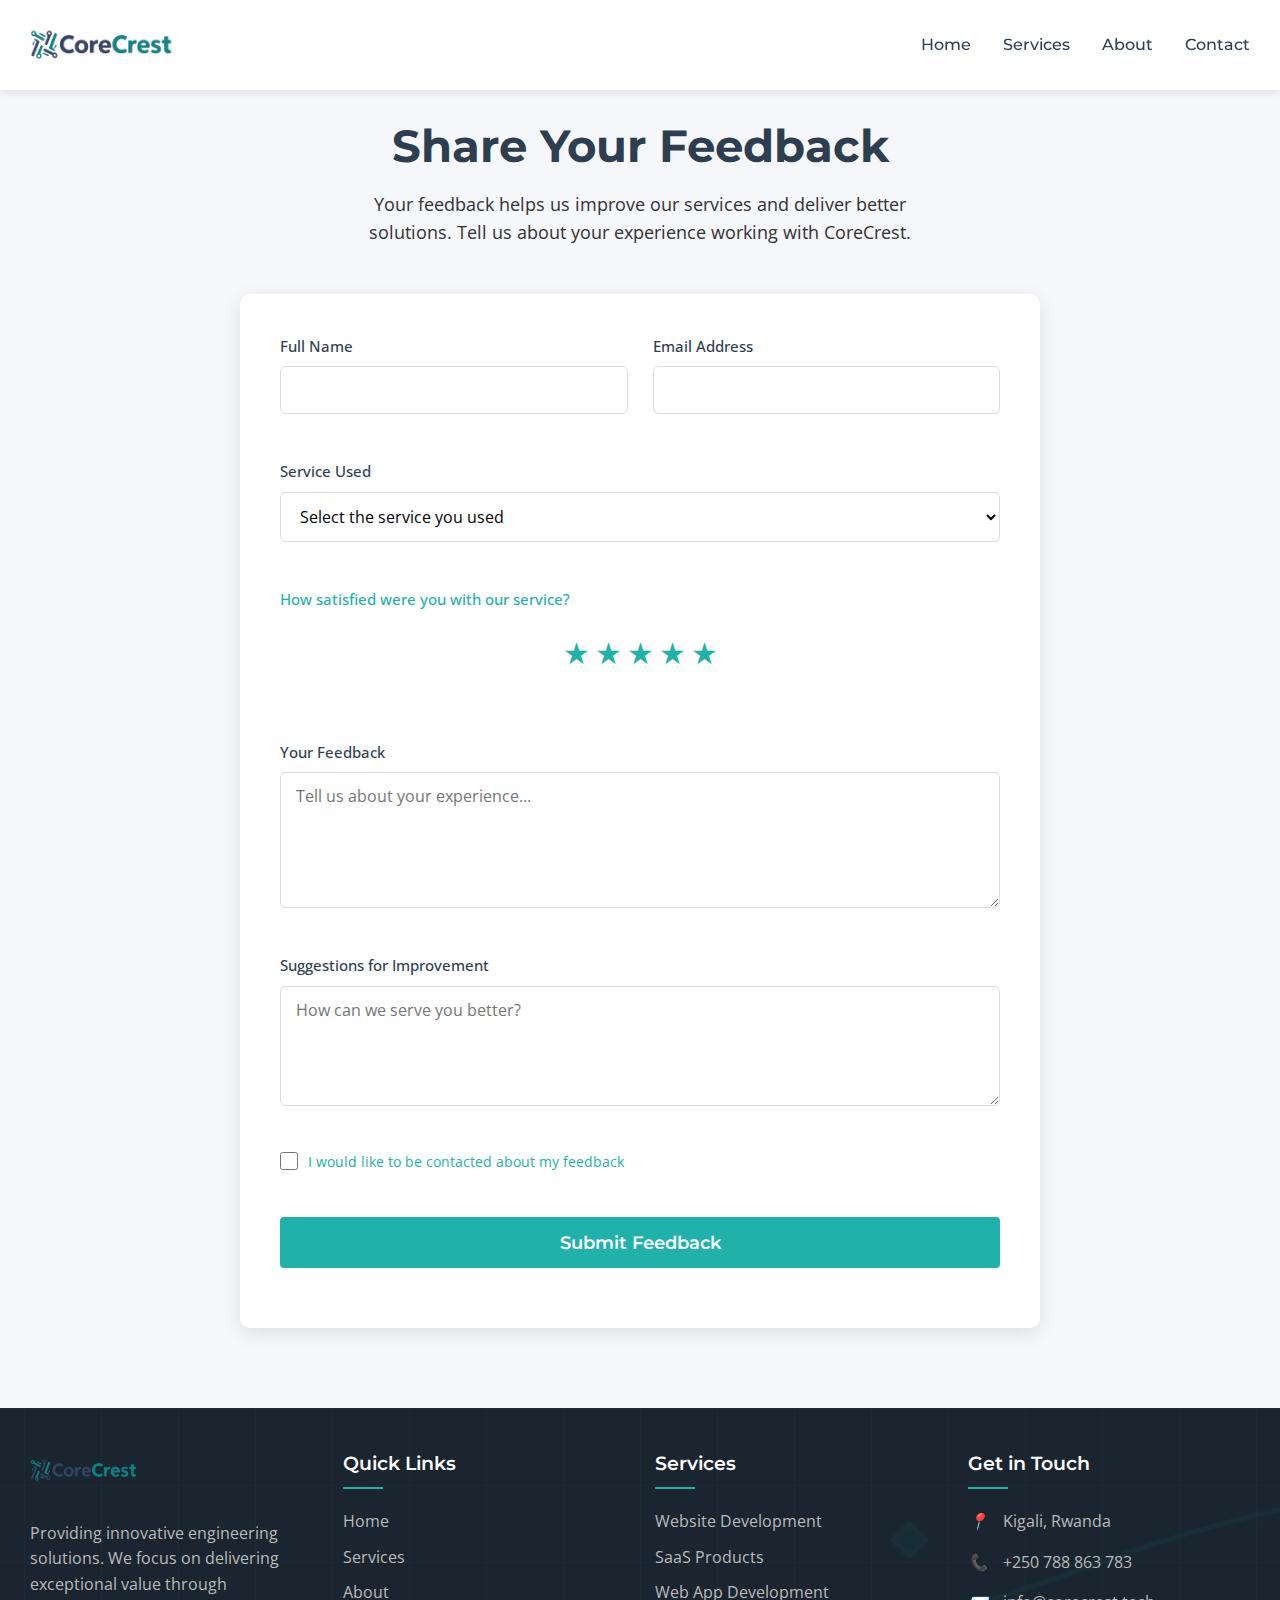
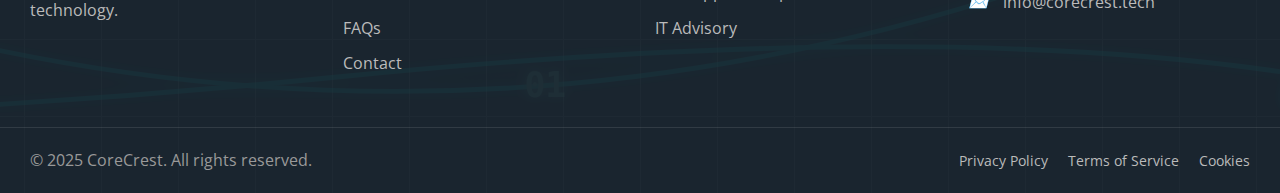
<file: feedback.html>
<!DOCTYPE html>
<html lang="en">
<head>
    <meta charset="UTF-8">
    <meta name="viewport" content="width=device-width, initial-scale=1.0">
    <title>Feedback - CoreCrest</title>
    
    <!-- Google Fonts -->
    <link rel="preconnect" href="https://fonts.googleapis.com">
    <link rel="preconnect" href="https://fonts.gstatic.com" crossorigin>
    <link href="https://fonts.googleapis.com/css2?family=Montserrat:wght@400;500;600;700&family=Open+Sans:wght@300;400;600&display=swap" rel="stylesheet">
    
    <!-- Custom CSS -->
    <link rel="stylesheet" href="assets/css/styles.css">
    <link rel="stylesheet" href="assets/css/feedback.css">
    
    <!-- Favicon -->
    <link rel="icon" href="assets/images/corecrest_icon.png">
</head>
<body>
    <!-- Header Section -->
    <header class="header">
        <div class="container">
            <div class="header-content">
                <a href="index.html" class="logo">
                    <img src="assets/images/corecrest_logo_2.png" alt="Corecrest Logo">
                </a>
                
                <nav class="nav-menu">
                    <button class="hamburger" aria-label="Toggle Menu">
                        <span></span>
                        <span></span>
                        <span></span>
                    </button>
                    
                    <ul class="nav-links">
                        <li><a href="index.html#home">Home</a></li>
                        <li><a href="index.html#services">Services</a></li>
                        <li><a href="index.html#about">About</a></li>
                        <li><a href="index.html#contact">Contact</a></li>
                    </ul>
                </nav>
            </div>
        </div>
    </header>

    <!-- Feedback Section -->
    <section class="feedback-section">
        <div class="container">
            <div class="feedback-content">
                <h1>Share Your Feedback</h1>
                <p class="feedback-intro">Your feedback helps us improve our services and deliver better solutions. Tell us about your experience working with CoreCrest.</p>
                
                <div class="feedback-form-container">
                    <form id="feedbackForm" class="feedback-form">
                        <div class="form-group">
                            <label for="name">Full Name</label>
                            <input type="text" id="name" name="name" required>
                        </div>
                        
                        <div class="form-group">
                            <label for="email">Email Address</label>
                            <input type="email" id="email" name="email" required>
                        </div>
                        
                        <div class="form-group full-width">
                            <label for="service">Service Used</label>
                            <select id="service" name="service" required>
                                <option value="" disabled selected>Select the service you used</option>
                                <option value="Website Development">Website Development</option>
                                <option value="SaaS Products">SaaS Solutions</option>
                                <option value="Web App Development">Web App Development</option>
                                <option value="IT Advisory">IT Advisory</option>
                                <option value="Other">Other</option>
                            </select>
                        </div>
                        
                        <div class="form-group full-width" id="otherServiceContainer" style="display: none;">
                            <label for="otherService">Please specify the service</label>
                            <input type="text" id="otherService" name="otherService">
                        </div>
                        
                        <div class="form-group full-width">
                            <label>How satisfied were you with our service?</label>
                            <div class="rating-container">
                                <div class="rating">
                                    <input type="radio" id="star5" name="rating" value="5" required>
                                    <label for="star5" title="5 stars">★</label>
                                    <input type="radio" id="star4" name="rating" value="4">
                                    <label for="star4" title="4 stars">★</label>
                                    <input type="radio" id="star3" name="rating" value="3">
                                    <label for="star3" title="3 stars">★</label>
                                    <input type="radio" id="star2" name="rating" value="2">
                                    <label for="star2" title="2 stars">★</label>
                                    <input type="radio" id="star1" name="rating" value="1">
                                    <label for="star1" title="1 star">★</label>
                                </div>
                            </div>
                        </div>
                        
                        <div class="form-group full-width">
                            <label for="feedback">Your Feedback</label>
                            <textarea id="feedback" name="feedback" rows="5" required placeholder="Tell us about your experience..."></textarea>
                        </div>
                        
                        <div class="form-group full-width">
                            <label for="improvements">Suggestions for Improvement</label>
                            <textarea id="improvements" name="improvements" rows="3" placeholder="How can we serve you better?"></textarea>
                        </div>
                        
                        <div class="form-group full-width">
                            <div class="checkbox-container">
                                <input type="checkbox" id="followup" name="followup">
                                <label for="followup">I would like to be contacted about my feedback</label>
                            </div>
                        </div>
                        
                        <div class="form-group full-width">
                            <button type="submit" class="btn btn-primary">Submit Feedback</button>
                        </div>
                    </form>
                </div>
            </div>
        </div>
    </section>

    <!-- Footer Section -->
    <footer class="footer" style="position: relative; overflow: hidden;">
        <div class="footer-pattern" style="position: absolute; top: 0; left: 0; width: 100%; height: 100%; z-index: 0; background: url('assets/images/footer-pattern.svg') center/cover no-repeat; opacity: 0.1;"></div>
        <div class="container" style="position: relative; z-index: 1;">
            <div class="footer-top">
                <div class="row">
                    <div class="col-lg-4 col-md-6">
                        <div class="footer-about">
                            <div class="footer-logo">
                                <img src="assets/images/corecrest_logo_2.png" alt="Corecrest Logo">
                            </div>
                            <p>Providing innovative engineering solutions. We focus on delivering exceptional value through technology.</p>
                        </div>
                    </div>
                    
                    <div class="col-lg-2 col-md-6">
                        <div class="footer-links">
                            <h3 class="footer-heading">Quick Links</h3>
                            <ul>
                                <li><a href="index.html#home">Home</a></li>
                                <li><a href="index.html#services">Services</a></li>
                                <li><a href="index.html#about">About</a></li>
                                <li><a href="index.html#faqs">FAQs</a></li>
                                <li><a href="index.html#contact">Contact</a></li>
                            </ul>
                        </div>
                    </div>
                    
                    <div class="col-lg-2 col-md-6">
                        <div class="footer-links">
                            <h3 class="footer-heading">Services</h3>
                            <ul>
                                <li><a href="index.html#services">Website Development</a></li>
                                <li><a href="index.html#services">SaaS Products</a></li>
                                <li><a href="index.html#services">Web App Development</a></li>
                                <li><a href="index.html#services">IT Advisory</a></li>
                            </ul>
                        </div>
                    </div>
                    
                    <div class="col-lg-4 col-md-6">
                        <div class="footer-contact-info">
                            <h3 class="footer-heading">Get in Touch</h3>
                            <div class="contact-info-item">
                                <div class="contact-info-icon">
                                    <i class="icon-map-marker"></i>
                                </div>
                                <div class="contact-info-text">
                                    Kigali, Rwanda
                                </div>
                            </div>
                            <div class="contact-info-item">
                                <div class="contact-info-icon">
                                    <i class="icon-phone"></i>
                                </div>
                                <div class="contact-info-text">
                                    <a href="tel:+250788500000">+250 788 863 783</a>
                                </div>
                            </div>
                            <div class="contact-info-item">
                                <div class="contact-info-icon">
                                    <i class="icon-envelope"></i>
                                </div>
                                <div class="contact-info-text">
                                    <a href="mailto:info@corecrest.com">info@corecrest.tech</a>
                                </div>
                            </div>
                        </div>
                    </div>
                </div>
            </div>
        </div>
        
        <div class="footer-bottom">
            <div class="container">
                <div class="footer-bottom-content">
                    <div class="footer-copyright">
                        &copy; 2025 CoreCrest. All rights reserved.
                    </div>
                    <div class="footer-bottom-links">
                        <a href="privacy-policy.html">Privacy Policy</a>
                        <a href="terms-of-service.html">Terms of Service</a>
                        <a href="privacy-policy.html#cookies">Cookies</a>
                    </div>
                </div>
            </div>
        </div>
    </footer>

    <!-- JavaScript -->
    <script src="assets/js/main.js"></script>
    <script src="assets/js/feedback.js"></script>
</body>
</html>
</file>
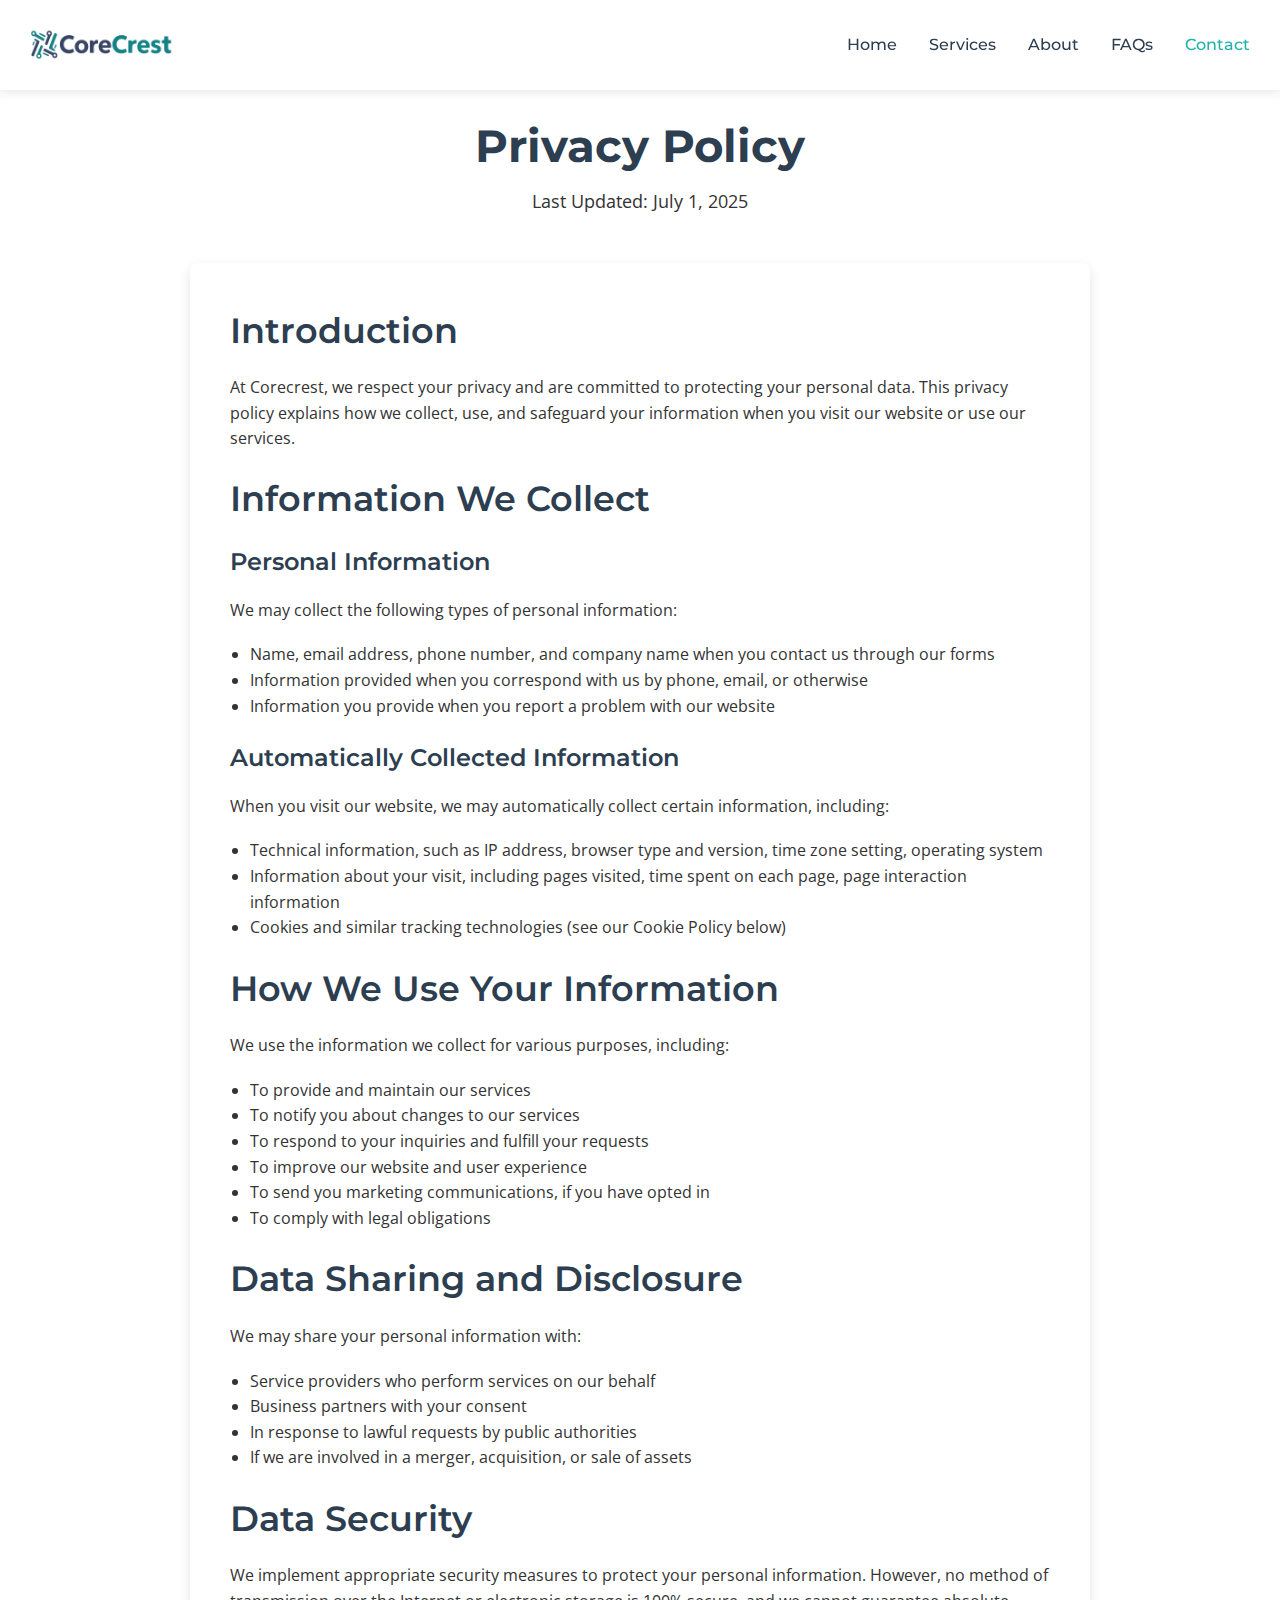
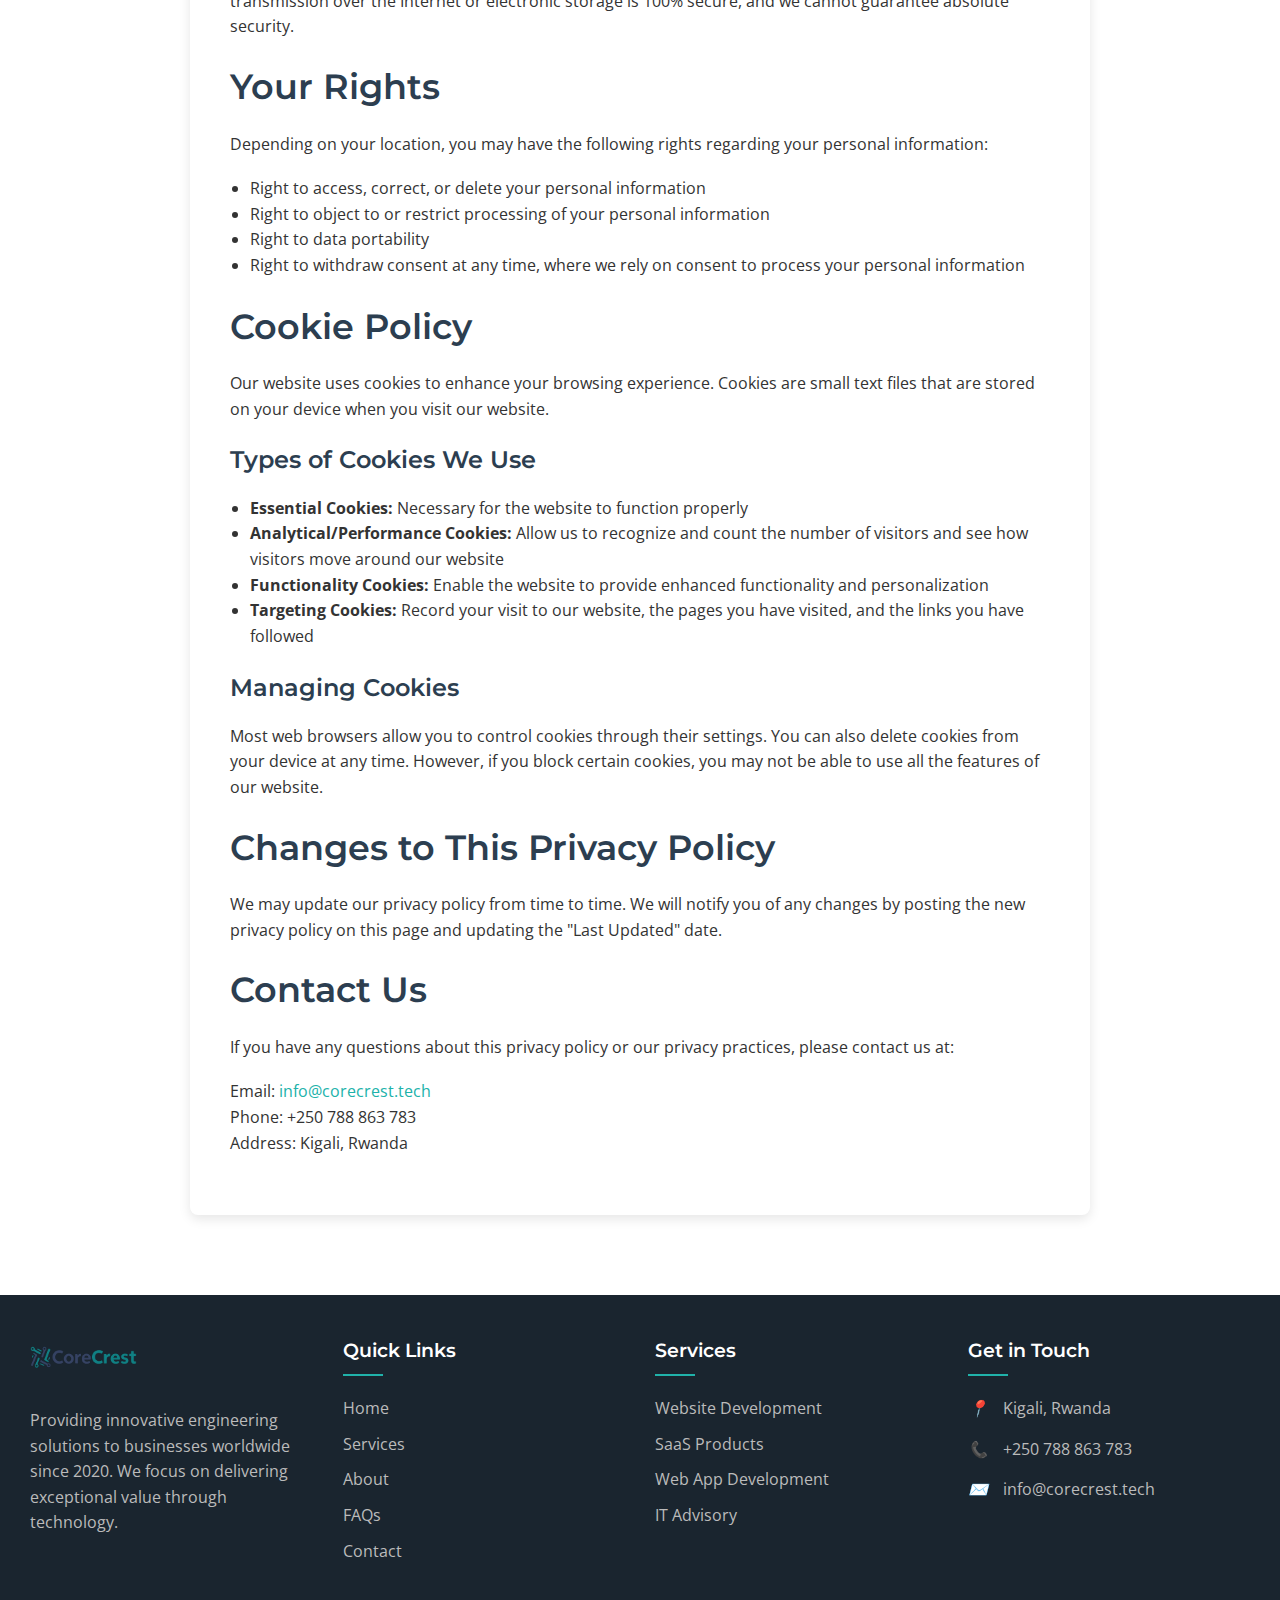
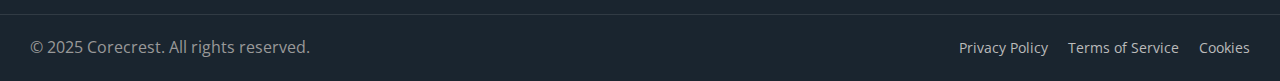
<file: privacy-policy.html>
<!DOCTYPE html>
<html lang="en">
<head>
    <meta charset="UTF-8">
    <meta name="viewport" content="width=device-width, initial-scale=1.0">
    <meta name="description" content="Corecrest Privacy Policy - Learn how we collect, use, and protect personal information from individuals and small businesses in East Africa including Rwanda, Kenya, Uganda, and Tanzania.">
    <meta name="keywords" content="Privacy Policy, East Africa IT, Data Protection, Corecrest Rwanda, Website Development Privacy, SaaS Privacy Policy, Small Business Data Protection">
    <meta name="author" content="Corecrest">
    <meta name="robots" content="index, follow">
    
    <!-- Open Graph Meta Tags -->
    <meta property="og:title" content="Corecrest - Privacy Policy for East African Clients">
    <meta property="og:description" content="Learn how Corecrest collects, uses, and protects personal information from our clients in East Africa.">
    <meta property="og:image" content="assets/images/corecrest_logo_1.png">
    <meta property="og:type" content="website">
    <meta property="og:url" content="https://corecrest.tech/privacy-policy.html">
    
    <title>Privacy Policy - Data Protection for East African Clients | Corecrest</title>
    
    <!-- Google Fonts -->
    <link rel="preconnect" href="https://fonts.googleapis.com">
    <link rel="preconnect" href="https://fonts.gstatic.com" crossorigin>
    <link href="https://fonts.googleapis.com/css2?family=Montserrat:wght@400;500;600;700&family=Open+Sans:wght@300;400;600&display=swap" rel="stylesheet">
    
    <!-- Custom CSS -->
    <link rel="stylesheet" href="assets/css/styles.css">
    
    <!-- Favicon -->
    <link rel="icon" href="assets/images/corecrest_icon.png">
    
    <!-- Canonical URL -->
    <link rel="canonical" href="https://corecrest.tech/privacy-policy.html">
</head>
<body>
    <!-- Header Section -->
    <header class="header">
        <div class="container">
            <div class="header-content">
                <a href="index.html" class="logo">
                    <img src="assets/images/corecrest_logo_2.png" alt="Corecrest Logo">
                </a>
                
                <nav class="nav-menu">
                    <button class="hamburger" aria-label="Toggle Menu">
                        <span></span>
                        <span></span>
                        <span></span>
                    </button>
                    
                    <ul class="nav-links">
                        <li><a href="index.html#home">Home</a></li>
                        <li><a href="index.html#services">Services</a></li>
                        <li><a href="index.html#about">About</a></li>
                        <li><a href="index.html#faqs">FAQs</a></li>
                        <li><a href="index.html#contact" class="nav-cta">Contact</a></li>
                    </ul>
                </nav>
            </div>
        </div>
    </header>

    <!-- Privacy Policy Section -->
    <section class="content-section" style="padding-top: 120px; padding-bottom: 80px;">
        <div class="container">
            <h1 class="section-title">Privacy Policy</h1>
            <p class="section-subtitle">Last Updated: July 1, 2025</p>
            
            <div class="content-wrapper" style="max-width: 900px; margin: 0 auto; background: var(--white); padding: 40px; border-radius: 8px; box-shadow: var(--shadow);">
                <div class="policy-content">
                    <h2>Introduction</h2>
                    <p>At Corecrest, we respect your privacy and are committed to protecting your personal data. This privacy policy explains how we collect, use, and safeguard your information when you visit our website or use our services.</p>
                    
                    <h2>Information We Collect</h2>
                    <h3>Personal Information</h3>
                    <p>We may collect the following types of personal information:</p>
                    <ul style="margin-left: 20px; margin-bottom: 20px; list-style-type: disc;">
                        <li>Name, email address, phone number, and company name when you contact us through our forms</li>
                        <li>Information provided when you correspond with us by phone, email, or otherwise</li>
                        <li>Information you provide when you report a problem with our website</li>
                    </ul>
                    
                    <h3>Automatically Collected Information</h3>
                    <p>When you visit our website, we may automatically collect certain information, including:</p>
                    <ul style="margin-left: 20px; margin-bottom: 20px; list-style-type: disc;">
                        <li>Technical information, such as IP address, browser type and version, time zone setting, operating system</li>
                        <li>Information about your visit, including pages visited, time spent on each page, page interaction information</li>
                        <li>Cookies and similar tracking technologies (see our Cookie Policy below)</li>
                    </ul>
                    
                    <h2>How We Use Your Information</h2>
                    <p>We use the information we collect for various purposes, including:</p>
                    <ul style="margin-left: 20px; margin-bottom: 20px; list-style-type: disc;">
                        <li>To provide and maintain our services</li>
                        <li>To notify you about changes to our services</li>
                        <li>To respond to your inquiries and fulfill your requests</li>
                        <li>To improve our website and user experience</li>
                        <li>To send you marketing communications, if you have opted in</li>
                        <li>To comply with legal obligations</li>
                    </ul>
                    
                    <h2>Data Sharing and Disclosure</h2>
                    <p>We may share your personal information with:</p>
                    <ul style="margin-left: 20px; margin-bottom: 20px; list-style-type: disc;">
                        <li>Service providers who perform services on our behalf</li>
                        <li>Business partners with your consent</li>
                        <li>In response to lawful requests by public authorities</li>
                        <li>If we are involved in a merger, acquisition, or sale of assets</li>
                    </ul>
                    
                    <h2>Data Security</h2>
                    <p>We implement appropriate security measures to protect your personal information. However, no method of transmission over the Internet or electronic storage is 100% secure, and we cannot guarantee absolute security.</p>
                    
                    <h2>Your Rights</h2>
                    <p>Depending on your location, you may have the following rights regarding your personal information:</p>
                    <ul style="margin-left: 20px; margin-bottom: 20px; list-style-type: disc;">
                        <li>Right to access, correct, or delete your personal information</li>
                        <li>Right to object to or restrict processing of your personal information</li>
                        <li>Right to data portability</li>
                        <li>Right to withdraw consent at any time, where we rely on consent to process your personal information</li>
                    </ul>
                    
                    <h2>Cookie Policy</h2>
                    <p>Our website uses cookies to enhance your browsing experience. Cookies are small text files that are stored on your device when you visit our website.</p>
                    
                    <h3>Types of Cookies We Use</h3>
                    <ul style="margin-left: 20px; margin-bottom: 20px; list-style-type: disc;">
                        <li><strong>Essential Cookies:</strong> Necessary for the website to function properly</li>
                        <li><strong>Analytical/Performance Cookies:</strong> Allow us to recognize and count the number of visitors and see how visitors move around our website</li>
                        <li><strong>Functionality Cookies:</strong> Enable the website to provide enhanced functionality and personalization</li>
                        <li><strong>Targeting Cookies:</strong> Record your visit to our website, the pages you have visited, and the links you have followed</li>
                    </ul>
                    
                    <h3>Managing Cookies</h3>
                    <p>Most web browsers allow you to control cookies through their settings. You can also delete cookies from your device at any time. However, if you block certain cookies, you may not be able to use all the features of our website.</p>
                    
                    <h2>Changes to This Privacy Policy</h2>
                    <p>We may update our privacy policy from time to time. We will notify you of any changes by posting the new privacy policy on this page and updating the "Last Updated" date.</p>
                    
                    <h2>Contact Us</h2>
                    <p>If you have any questions about this privacy policy or our privacy practices, please contact us at:</p>
                    <p>Email: <a href="mailto:info@corecrest.tech">info@corecrest.tech</a><br>
                    Phone: +250 788 863 783<br>
                    Address: Kigali, Rwanda</p>
                </div>
            </div>
        </div>
    </section>

    <!-- Footer Section -->
    <footer class="footer">
        <div class="container">
            <div class="footer-top">
                <div class="row">
                    <div class="col-lg-4 col-md-6">
                        <div class="footer-about">
                            <div class="footer-logo">
                                <img src="assets/images/corecrest_logo_2.png" alt="Corecrest Logo">
                            </div>
                            <p>Providing innovative engineering solutions to businesses worldwide since 2020. We focus on delivering exceptional value through technology.</p>
                        </div>
                    </div>
                    
                    <div class="col-lg-2 col-md-6">
                        <div class="footer-links">
                            <h3 class="footer-heading">Quick Links</h3>
                            <ul>
                                <li><a href="index.html#home">Home</a></li>
                                <li><a href="index.html#services">Services</a></li>
                                <li><a href="index.html#about">About</a></li>
                                <li><a href="index.html#faqs">FAQs</a></li>
                                <li><a href="index.html#contact">Contact</a></li>
                            </ul>
                        </div>
                    </div>
                    
                    <div class="col-lg-2 col-md-6">
                        <div class="footer-links">
                            <h3 class="footer-heading">Services</h3>
                            <ul>
                                <li><a href="index.html#services">Website Development</a></li>
                                <li><a href="index.html#services">SaaS Products</a></li>
                                <li><a href="index.html#services">Web App Development</a></li>
                                <li><a href="index.html#services">IT Advisory</a></li>
                            </ul>
                        </div>
                    </div>
                    
                    <div class="col-lg-4 col-md-6">
                        <div class="footer-contact-info">
                            <h3 class="footer-heading">Get in Touch</h3>
                            <div class="contact-info-item">
                                <div class="contact-info-icon">
                                    <i class="icon-map-marker"></i>
                                </div>
                                <div class="contact-info-text">
                                    Kigali, Rwanda
                                </div>
                            </div>
                            <div class="contact-info-item">
                                <div class="contact-info-icon">
                                    <i class="icon-phone"></i>
                                </div>
                                <div class="contact-info-text">
                                    <a href="tel:+250788863783">+250 788 863 783</a>
                                </div>
                            </div>
                            <div class="contact-info-item">
                                <div class="contact-info-icon">
                                    <i class="icon-envelope"></i>
                                </div>
                                <div class="contact-info-text">
                                    <a href="mailto:info@corecrest.tech">info@corecrest.tech</a>
                                </div>
                            </div>
                        </div>
                    </div>
                </div>
            </div>
        </div>
        
        <div class="footer-bottom">
            <div class="container">
                <div class="footer-bottom-content">
                    <div class="footer-copyright">
                        &copy; 2025 Corecrest. All rights reserved.
                    </div>
                    <div class="footer-bottom-links">
                        <a href="privacy-policy.html">Privacy Policy</a>
                        <a href="terms-of-service.html">Terms of Service</a>
                        <a href="privacy-policy.html#cookies">Cookies</a>
                    </div>
                </div>
            </div>
        </div>
    </footer>

    <!-- JavaScript -->
    <script src="assets/js/main.js"></script>
</body>
</html>
</file>
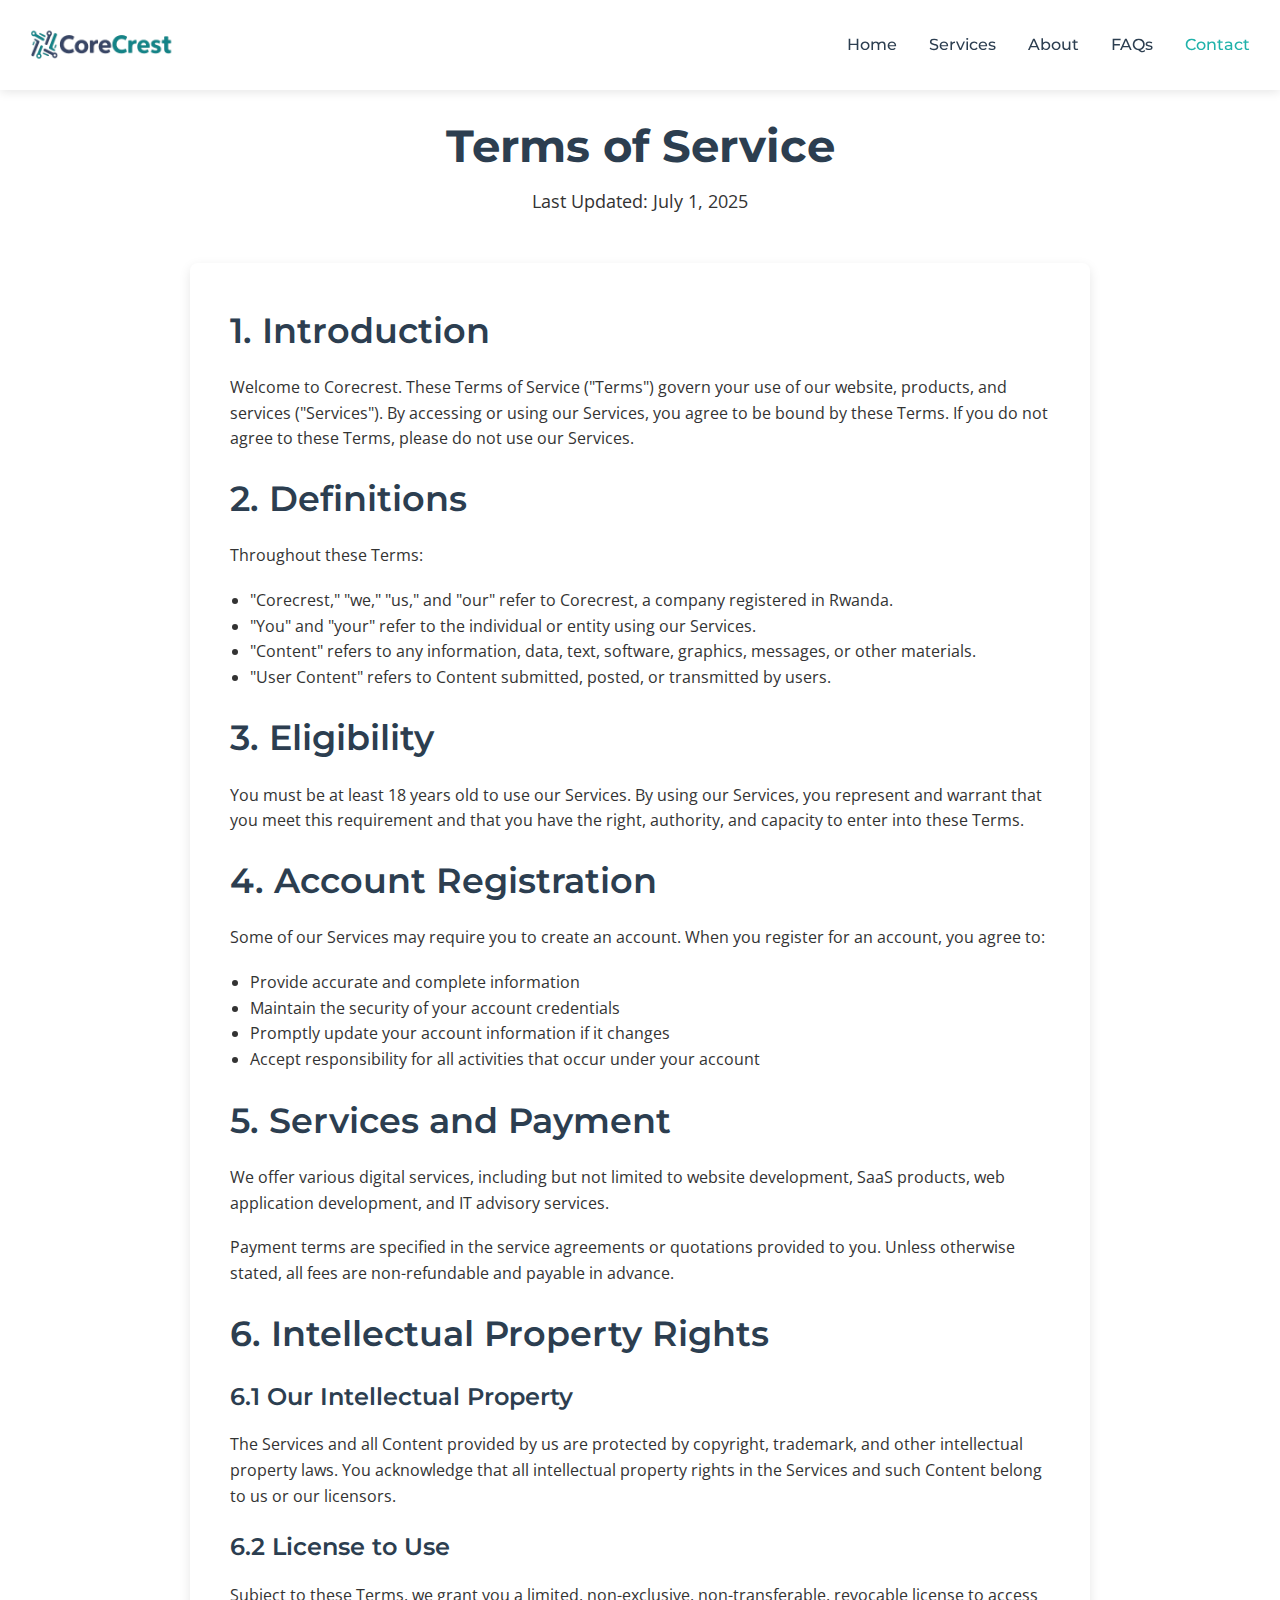
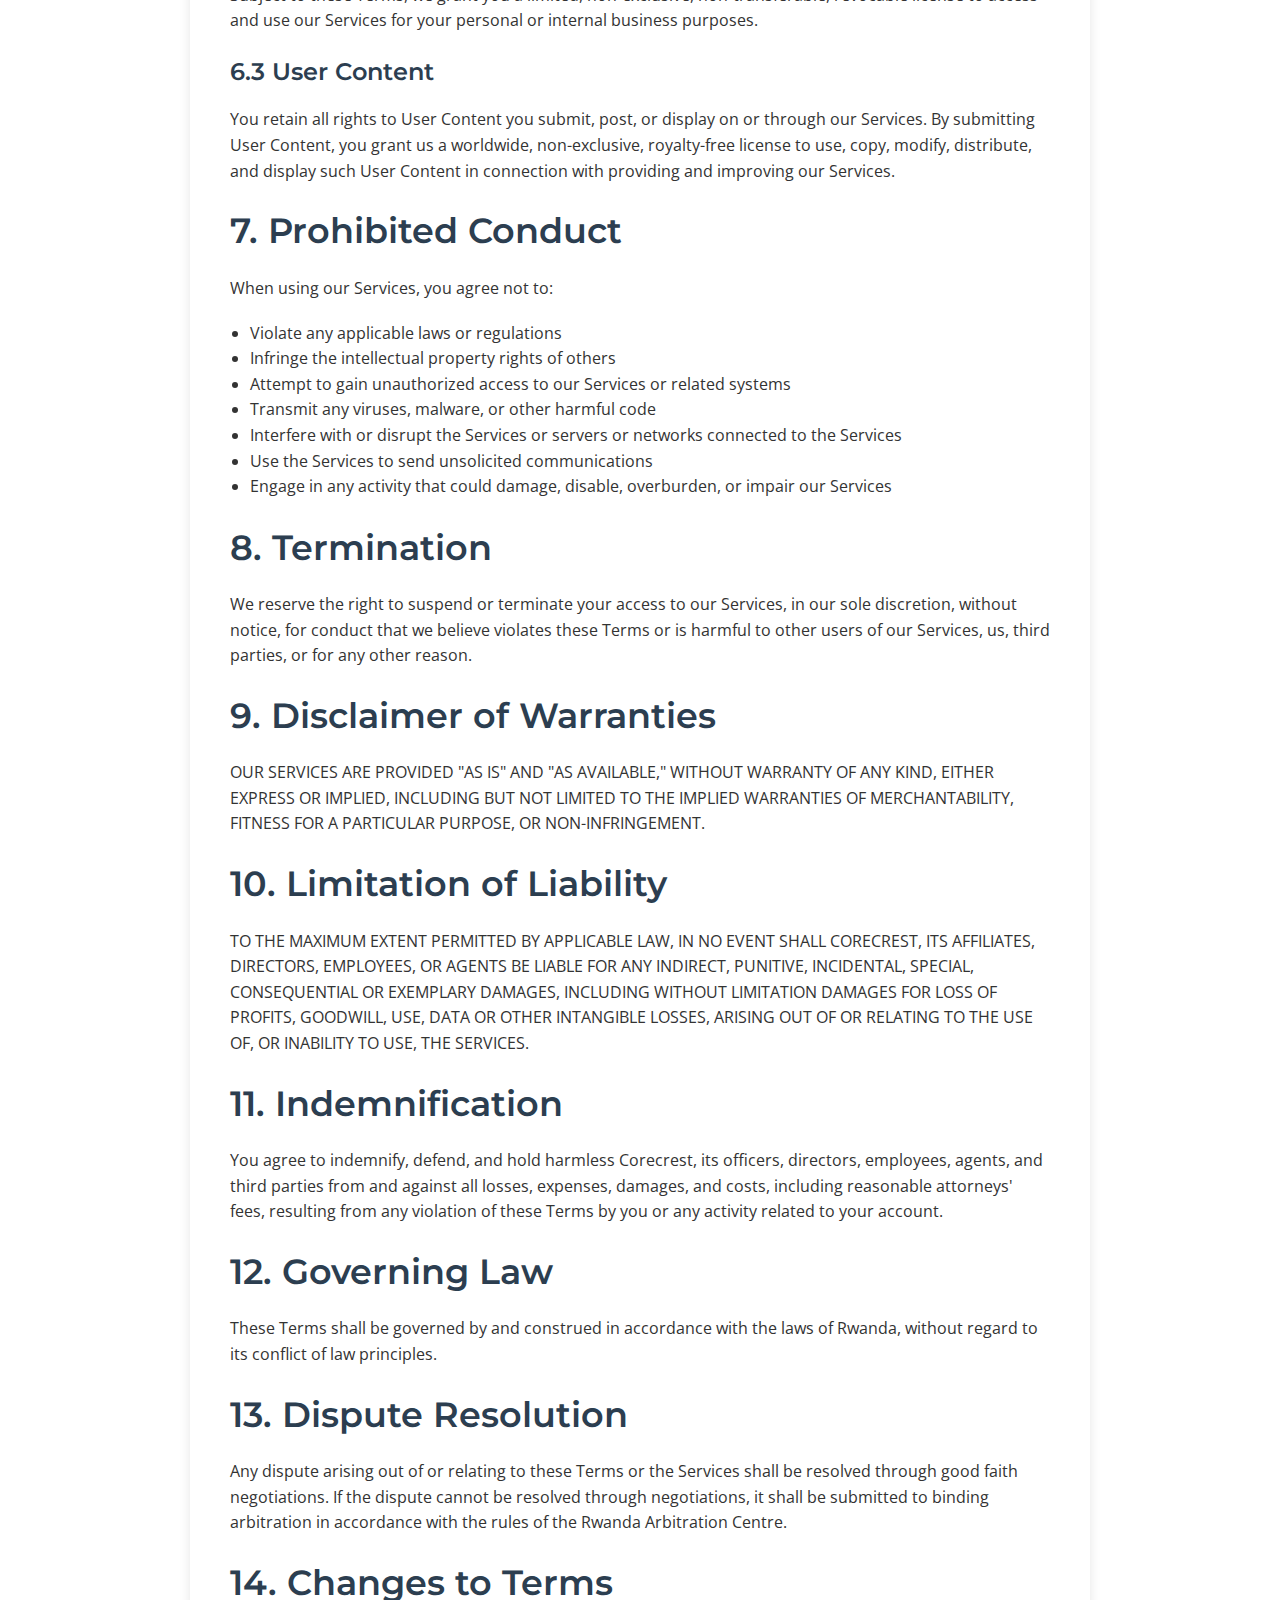
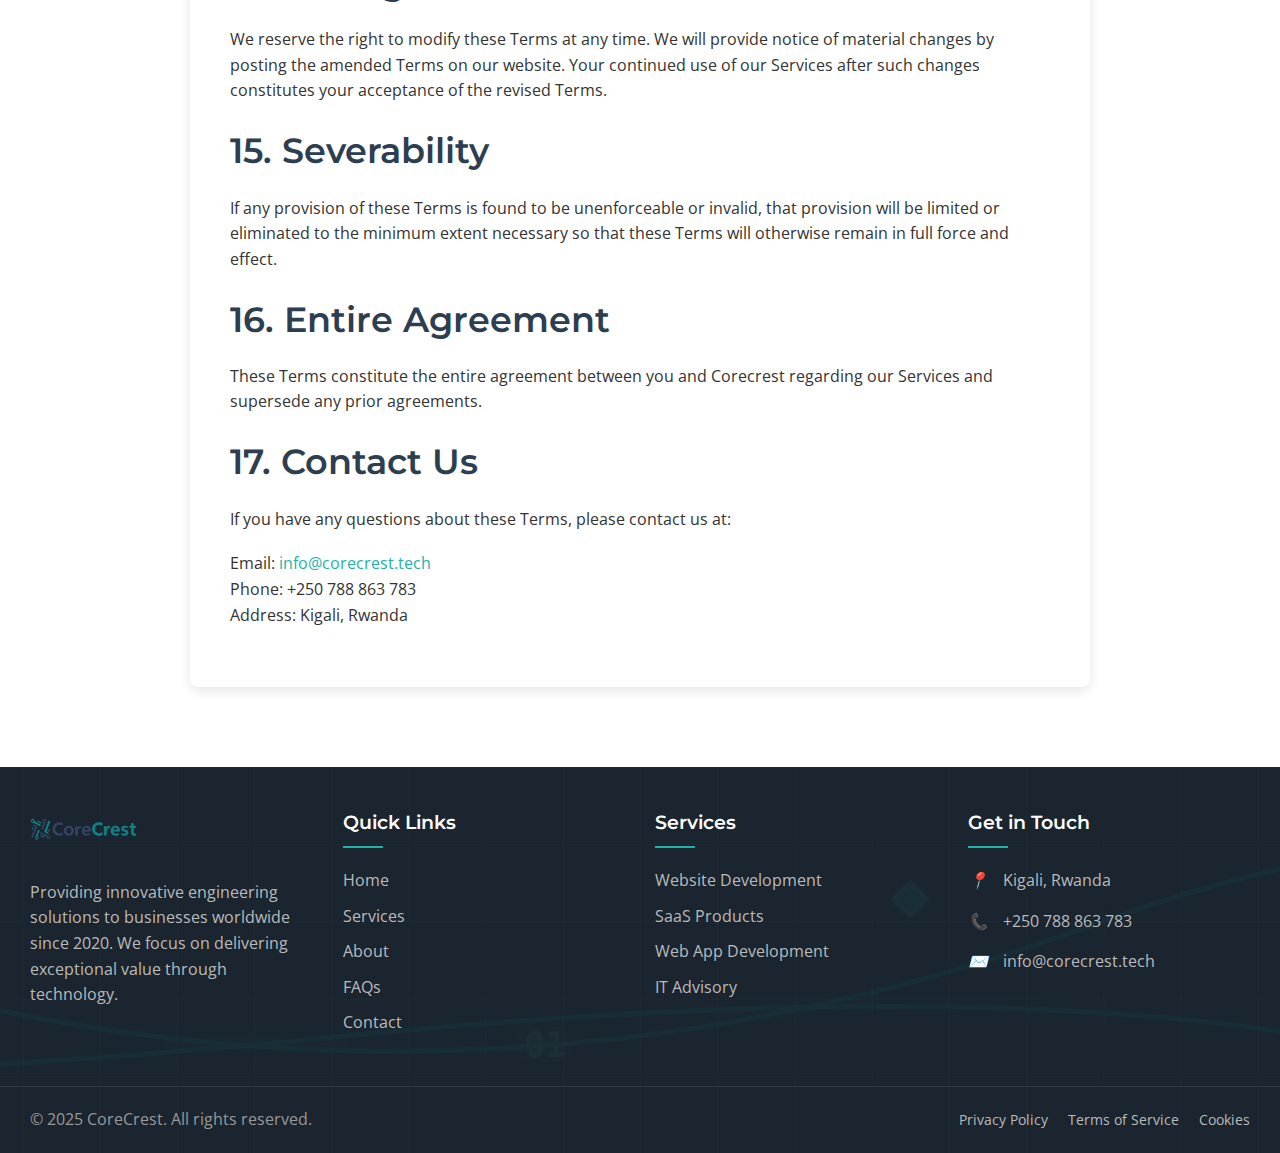
<file: terms-of-service.html>
<!DOCTYPE html>
<html lang="en">
<head>
    <meta charset="UTF-8">
    <meta name="viewport" content="width=device-width, initial-scale=1.0">
    <meta name="description" content="Corecrest Terms of Service - Read our terms and conditions for using our website development, SaaS solutions, and web application development services in East Africa including Rwanda, Kenya, Uganda, and Tanzania.">
    <meta name="keywords" content="Terms of Service, East Africa IT Terms, Service Agreement, Corecrest Rwanda, Website Development Terms, SaaS Terms, Small Business IT Terms">
    <meta name="author" content="Corecrest">
    <meta name="robots" content="index, follow">
    
    <!-- Open Graph Meta Tags -->
    <meta property="og:title" content="Corecrest - Terms of Service for East African Clients">
    <meta property="og:description" content="Read our terms and conditions for using Corecrest's IT services tailored for individuals and small businesses in East Africa.">
    <meta property="og:image" content="assets/images/corecrest_logo_1.png">
    <meta property="og:type" content="website">
    <meta property="og:url" content="https://corecrest.tech/terms-of-service.html">
    
    <title>Terms of Service - IT Solutions for East African Businesses | Corecrest</title>
    
    <!-- Google Fonts -->
    <link rel="preconnect" href="https://fonts.googleapis.com">
    <link rel="preconnect" href="https://fonts.gstatic.com" crossorigin>
    <link href="https://fonts.googleapis.com/css2?family=Montserrat:wght@400;500;600;700&family=Open+Sans:wght@300;400;600&display=swap" rel="stylesheet">
    
    <!-- Custom CSS -->
    <link rel="stylesheet" href="assets/css/styles.css">
    
    <!-- Favicon -->
    <link rel="icon" href="assets/images/corecrest_icon.png">
    
    <!-- Canonical URL -->
    <link rel="canonical" href="https://corecrest.tech/terms-of-service.html">
</head>
<body>
    <!-- Header Section -->
    <header class="header">
        <div class="container">
            <div class="header-content">
                <a href="index.html" class="logo">
                    <img src="assets/images/corecrest_logo_2.png" alt="Corecrest Logo">
                </a>
                
                <nav class="nav-menu">
                    <button class="hamburger" aria-label="Toggle Menu">
                        <span></span>
                        <span></span>
                        <span></span>
                    </button>
                    
                    <ul class="nav-links">
                        <li><a href="index.html#home">Home</a></li>
                        <li><a href="index.html#services">Services</a></li>
                        <li><a href="index.html#about">About</a></li>
                        <li><a href="index.html#faqs">FAQs</a></li>
                        <li><a href="index.html#contact" class="nav-cta">Contact</a></li>
                    </ul>
                </nav>
            </div>
        </div>
    </header>

    <!-- Terms of Service Section -->
    <section class="content-section" style="padding-top: 120px; padding-bottom: 80px;">
        <div class="container">
            <h1 class="section-title">Terms of Service</h1>
            <p class="section-subtitle">Last Updated: July 1, 2025</p>
            
            <div class="content-wrapper" style="max-width: 900px; margin: 0 auto; background: var(--white); padding: 40px; border-radius: 8px; box-shadow: var(--shadow);">
                <div class="terms-content">
                    <h2>1. Introduction</h2>
                    <p>Welcome to Corecrest. These Terms of Service ("Terms") govern your use of our website, products, and services ("Services"). By accessing or using our Services, you agree to be bound by these Terms. If you do not agree to these Terms, please do not use our Services.</p>
                    
                    <h2>2. Definitions</h2>
                    <p>Throughout these Terms:</p>
                    <ul style="margin-left: 20px; margin-bottom: 20px; list-style-type: disc;">
                        <li>"Corecrest," "we," "us," and "our" refer to Corecrest, a company registered in Rwanda.</li>
                        <li>"You" and "your" refer to the individual or entity using our Services.</li>
                        <li>"Content" refers to any information, data, text, software, graphics, messages, or other materials.</li>
                        <li>"User Content" refers to Content submitted, posted, or transmitted by users.</li>
                    </ul>
                    
                    <h2>3. Eligibility</h2>
                    <p>You must be at least 18 years old to use our Services. By using our Services, you represent and warrant that you meet this requirement and that you have the right, authority, and capacity to enter into these Terms.</p>
                    
                    <h2>4. Account Registration</h2>
                    <p>Some of our Services may require you to create an account. When you register for an account, you agree to:</p>
                    <ul style="margin-left: 20px; margin-bottom: 20px; list-style-type: disc;">
                        <li>Provide accurate and complete information</li>
                        <li>Maintain the security of your account credentials</li>
                        <li>Promptly update your account information if it changes</li>
                        <li>Accept responsibility for all activities that occur under your account</li>
                    </ul>
                    
                    <h2>5. Services and Payment</h2>
                    <p>We offer various digital services, including but not limited to website development, SaaS products, web application development, and IT advisory services.</p>
                    <p>Payment terms are specified in the service agreements or quotations provided to you. Unless otherwise stated, all fees are non-refundable and payable in advance.</p>
                    
                    <h2>6. Intellectual Property Rights</h2>
                    <h3>6.1 Our Intellectual Property</h3>
                    <p>The Services and all Content provided by us are protected by copyright, trademark, and other intellectual property laws. You acknowledge that all intellectual property rights in the Services and such Content belong to us or our licensors.</p>
                    
                    <h3>6.2 License to Use</h3>
                    <p>Subject to these Terms, we grant you a limited, non-exclusive, non-transferable, revocable license to access and use our Services for your personal or internal business purposes.</p>
                    
                    <h3>6.3 User Content</h3>
                    <p>You retain all rights to User Content you submit, post, or display on or through our Services. By submitting User Content, you grant us a worldwide, non-exclusive, royalty-free license to use, copy, modify, distribute, and display such User Content in connection with providing and improving our Services.</p>
                    
                    <h2>7. Prohibited Conduct</h2>
                    <p>When using our Services, you agree not to:</p>
                    <ul style="margin-left: 20px; margin-bottom: 20px; list-style-type: disc;">
                        <li>Violate any applicable laws or regulations</li>
                        <li>Infringe the intellectual property rights of others</li>
                        <li>Attempt to gain unauthorized access to our Services or related systems</li>
                        <li>Transmit any viruses, malware, or other harmful code</li>
                        <li>Interfere with or disrupt the Services or servers or networks connected to the Services</li>
                        <li>Use the Services to send unsolicited communications</li>
                        <li>Engage in any activity that could damage, disable, overburden, or impair our Services</li>
                    </ul>
                    
                    <h2>8. Termination</h2>
                    <p>We reserve the right to suspend or terminate your access to our Services, in our sole discretion, without notice, for conduct that we believe violates these Terms or is harmful to other users of our Services, us, third parties, or for any other reason.</p>
                    
                    <h2>9. Disclaimer of Warranties</h2>
                    <p>OUR SERVICES ARE PROVIDED "AS IS" AND "AS AVAILABLE," WITHOUT WARRANTY OF ANY KIND, EITHER EXPRESS OR IMPLIED, INCLUDING BUT NOT LIMITED TO THE IMPLIED WARRANTIES OF MERCHANTABILITY, FITNESS FOR A PARTICULAR PURPOSE, OR NON-INFRINGEMENT.</p>
                    
                    <h2>10. Limitation of Liability</h2>
                    <p>TO THE MAXIMUM EXTENT PERMITTED BY APPLICABLE LAW, IN NO EVENT SHALL CORECREST, ITS AFFILIATES, DIRECTORS, EMPLOYEES, OR AGENTS BE LIABLE FOR ANY INDIRECT, PUNITIVE, INCIDENTAL, SPECIAL, CONSEQUENTIAL OR EXEMPLARY DAMAGES, INCLUDING WITHOUT LIMITATION DAMAGES FOR LOSS OF PROFITS, GOODWILL, USE, DATA OR OTHER INTANGIBLE LOSSES, ARISING OUT OF OR RELATING TO THE USE OF, OR INABILITY TO USE, THE SERVICES.</p>
                    
                    <h2>11. Indemnification</h2>
                    <p>You agree to indemnify, defend, and hold harmless Corecrest, its officers, directors, employees, agents, and third parties from and against all losses, expenses, damages, and costs, including reasonable attorneys' fees, resulting from any violation of these Terms by you or any activity related to your account.</p>
                    
                    <h2>12. Governing Law</h2>
                    <p>These Terms shall be governed by and construed in accordance with the laws of Rwanda, without regard to its conflict of law principles.</p>
                    
                    <h2>13. Dispute Resolution</h2>
                    <p>Any dispute arising out of or relating to these Terms or the Services shall be resolved through good faith negotiations. If the dispute cannot be resolved through negotiations, it shall be submitted to binding arbitration in accordance with the rules of the Rwanda Arbitration Centre.</p>
                    
                    <h2>14. Changes to Terms</h2>
                    <p>We reserve the right to modify these Terms at any time. We will provide notice of material changes by posting the amended Terms on our website. Your continued use of our Services after such changes constitutes your acceptance of the revised Terms.</p>
                    
                    <h2>15. Severability</h2>
                    <p>If any provision of these Terms is found to be unenforceable or invalid, that provision will be limited or eliminated to the minimum extent necessary so that these Terms will otherwise remain in full force and effect.</p>
                    
                    <h2>16. Entire Agreement</h2>
                    <p>These Terms constitute the entire agreement between you and Corecrest regarding our Services and supersede any prior agreements.</p>
                    
                    <h2>17. Contact Us</h2>
                    <p>If you have any questions about these Terms, please contact us at:</p>
                    <p>Email: <a href="mailto:info@corecrest.tech">info@corecrest.tech</a><br>
                    Phone: +250 788 863 783<br>
                    Address: Kigali, Rwanda</p>
                </div>
            </div>
        </div>
    </section>

    <!-- Footer Section -->
    <footer class="footer" style="position: relative; overflow: hidden;">
        <div class="footer-pattern" style="position: absolute; top: 0; left: 0; width: 100%; height: 100%; z-index: 0; background: url('assets/images/footer-pattern.svg') center/cover no-repeat; opacity: 0.1;"></div>
        <div class="container" style="position: relative; z-index: 1;">
            <div class="footer-top">
                <div class="row">
                    <div class="col-lg-4 col-md-6">
                        <div class="footer-about">
                            <div class="footer-logo">
                                <img src="assets/images/corecrest_logo_2.png" alt="Corecrest Logo">
                            </div>
                            <p>Providing innovative engineering solutions to businesses worldwide since 2020. We focus on delivering exceptional value through technology.</p>
                        </div>
                    </div>
                    
                    <div class="col-lg-2 col-md-6">
                        <div class="footer-links">
                            <h3 class="footer-heading">Quick Links</h3>
                            <ul>
                                <li><a href="index.html#home">Home</a></li>
                                <li><a href="index.html#services">Services</a></li>
                                <li><a href="index.html#about">About</a></li>
                                <li><a href="index.html#faqs">FAQs</a></li>
                                <li><a href="index.html#contact">Contact</a></li>
                            </ul>
                        </div>
                    </div>
                    
                    <div class="col-lg-2 col-md-6">
                        <div class="footer-links">
                            <h3 class="footer-heading">Services</h3>
                            <ul>
                                <li><a href="index.html#services">Website Development</a></li>
                                <li><a href="index.html#services">SaaS Products</a></li>
                                <li><a href="index.html#services">Web App Development</a></li>
                                <li><a href="index.html#services">IT Advisory</a></li>
                            </ul>
                        </div>
                    </div>
                    
                    <div class="col-lg-4 col-md-6">
                        <div class="footer-contact-info">
                            <h3 class="footer-heading">Get in Touch</h3>
                            <div class="contact-info-item">
                                <div class="contact-info-icon">
                                    <i class="icon-map-marker"></i>
                                </div>
                                <div class="contact-info-text">
                                    Kigali, Rwanda
                                </div>
                            </div>
                            <div class="contact-info-item">
                                <div class="contact-info-icon">
                                    <i class="icon-phone"></i>
                                </div>
                                <div class="contact-info-text">
                                    <a href="tel:+250788863783">+250 788 863 783</a>
                                </div>
                            </div>
                            <div class="contact-info-item">
                                <div class="contact-info-icon">
                                    <i class="icon-envelope"></i>
                                </div>
                                <div class="contact-info-text">
                                    <a href="mailto:info@corecrest.tech">info@corecrest.tech</a>
                                </div>
                            </div>
                        </div>
                    </div>
                </div>
            </div>
        </div>
        
        <div class="footer-bottom">
            <div class="container">
                <div class="footer-bottom-content">
                    <div class="footer-copyright">
                        &copy; 2025 CoreCrest. All rights reserved.
                    </div>
                    <div class="footer-bottom-links">
                        <a href="privacy-policy.html">Privacy Policy</a>
                        <a href="terms-of-service.html">Terms of Service</a>
                        <a href="privacy-policy.html#cookies">Cookies</a>
                    </div>
                </div>
            </div>
        </div>
    </footer>

    <!-- JavaScript -->
    <script src="assets/js/main.js"></script>
</body>
</html>
</file>
<file: assets/css/feedback.css>
/* Feedback Section Styles */
.feedback-section {
    padding: 120px 0 80px;
    background-color: var(--light-gray);
    min-height: calc(100vh - 100px);
}

.feedback-content {
    max-width: 800px;
    margin: 0 auto;
}

.feedback-content h1 {
    text-align: center;
    color: var(--navy);
    margin-bottom: 1rem;
}

.feedback-intro {
    text-align: center;
    color: var(--dark-gray);
    font-size: 1.1rem;
    margin-bottom: 3rem;
    max-width: 600px;
    margin-left: auto;
    margin-right: auto;
}

.feedback-form-container {
    background-color: var(--white);
    border-radius: 10px;
    padding: 40px;
    box-shadow: 0 5px 20px rgba(0, 0, 0, 0.1);
}

.feedback-form {
    display: grid;
    grid-template-columns: repeat(2, 1fr);
    gap: 25px;
}

/* Rating Stars Styles */
.rating-container {
    display: flex;
    justify-content: center;
    align-items: center;
    margin: 10px 0;
}

.rating {
    display: flex;
    flex-direction: row-reverse;
    gap: 5px;
}

.rating input {
    display: none;
}

.rating label {
    font-size: 30px;
    color: #ddd;
    cursor: pointer;
    transition: color 0.2s ease;
}

.rating label:hover,
.rating label:hover ~ label,
.rating input:checked ~ label {
    color: #ffd700;
}

.rating label:hover,
.rating label:hover ~ label {
    transform: scale(1.1);
}

/* Form Animations */
.form-group {
    position: relative;
    transition: transform 0.3s ease;
}

.form-group:focus-within {
    transform: translateY(-2px);
}

.form-group input,
.form-group select,
.form-group textarea {
    width: 100%;
    padding: 12px 15px;
    border: 1px solid #ddd;
    border-radius: 6px;
    font-family: 'Open Sans', sans-serif;
    font-size: 1rem;
    transition: all 0.3s ease;
    background-color: #fff;
}

.form-group input:focus,
.form-group select:focus,
.form-group textarea:focus {
    outline: none;
    border-color: var(--teal);
    box-shadow: 0 0 0 3px rgba(32, 178, 170, 0.1);
}

.form-group label {
    display: block;
    margin-bottom: 8px;
    font-weight: 500;
    color: var(--navy);
}

.form-group.full-width {
    grid-column: span 2;
}

/* Checkbox Styles */
.checkbox-container {
    display: flex;
    align-items: center;
    gap: 10px;
}

.checkbox-container input[type="checkbox"] {
    width: 18px;
    height: 18px;
    margin: 0;
}

.checkbox-container label {
    margin: 0;
    font-weight: normal;
}

/* Submit Button Styles */
.feedback-form button[type="submit"] {
    width: 100%;
    padding: 15px;
    font-size: 1.1rem;
    transition: all 0.3s ease;
}

.feedback-form button[type="submit"]:hover {
    transform: translateY(-2px);
    box-shadow: 0 5px 15px rgba(32, 178, 170, 0.3);
}

/* Responsive Styles */
@media (max-width: 768px) {
    .feedback-section {
        padding: 100px 0 60px;
    }

    .feedback-form-container {
        padding: 30px 20px;
    }

    .feedback-form {
        grid-template-columns: 1fr;
        gap: 20px;
    }

    .form-group.full-width {
        grid-column: span 1;
    }
}

@media (max-width: 480px) {
    .feedback-section {
        padding: 80px 0 40px;
    }

    .feedback-content h1 {
        font-size: 2rem;
    }

    .feedback-intro {
        font-size: 1rem;
    }

    .rating label {
        font-size: 25px;
    }
}
</file>
<file: assets/css/styles.css>
/* ===========================
   Base Styles & Reset
   =========================== */
* {
    margin: 0;
    padding: 0;
    box-sizing: border-box;
}

:root {
    --navy: #2C3E50;
    --teal: #20B2AA;
    --dark-gray: #333333;
    --light-gray: #F5F7FA;
    --white: #FFFFFF;
    --shadow: 0 4px 12px rgba(0, 0, 0, 0.1);
    --transition: all 0.3s ease;
}

html {
    scroll-behavior: smooth;
}

body {
    font-family: 'Open Sans', sans-serif;
    color: var(--dark-gray);
    line-height: 1.6;
    overflow-x: hidden;
}

body.no-scroll {
    overflow: hidden;
}

h1, h2, h3, h4, h5, h6 {
    font-family: 'Montserrat', sans-serif;
    font-weight: 600;
    margin-bottom: 1rem;
    color: var(--navy);
}

h1 {
    font-size: 2.8rem;
    font-weight: 700;
    line-height: 1.2;
}

h2 {
    font-size: 2.2rem;
    font-weight: 600;
}

h3 {
    font-size: 1.5rem;
}

p {
    margin-bottom: 1.2rem;
}

a {
    text-decoration: none;
    color: var(--teal);
    transition: var(--transition);
}

a:hover {
    color: var(--navy);
}

.container {
    width: 100%;
    max-width: 1400px;
    margin: 0 auto;
    padding: 0 30px;
}

.section-title {
    text-align: center;
    margin-bottom: 0.8rem;
}

.section-subtitle {
    text-align: center;
    color: var(--dark-gray);
    font-size: 1.1rem;
    margin-bottom: 3rem;
}

.btn {
    display: inline-block;
    padding: 12px 28px;
    border-radius: 4px;
    font-family: 'Montserrat', sans-serif;
    font-weight: 600;
    font-size: 1rem;
    cursor: pointer;
    transition: var(--transition);
    border: none;
    text-align: center;
    position: relative;
    overflow: hidden;
}

.btn:after {
    content: '';
    position: absolute;
    top: 50%;
    left: 50%;
    width: 5px;
    height: 5px;
    background: rgba(255, 255, 255, 0.5);
    opacity: 0;
    border-radius: 100%;
    transform: scale(1, 1) translate(-50%);
    transform-origin: 50% 50%;
}

.btn:focus:not(:active)::after {
    animation: ripple 1s ease-out;
}

@keyframes ripple {
    0% {
        transform: scale(0, 0);
        opacity: 0.5;
    }
    20% {
        transform: scale(25, 25);
        opacity: 0.5;
    }
    100% {
        opacity: 0;
        transform: scale(40, 40);
    }
}

.btn:disabled {
    opacity: 0.7;
    cursor: not-allowed;
}

.btn-primary {
    background-color: var(--teal);
    color: var(--white);
}

.btn-primary:hover {
    background-color: var(--navy);
    color: var(--white);
    transform: translateY(-2px);
    box-shadow: var(--shadow);
}

.btn-secondary {
    background-color: transparent;
    color: var(--teal);
    border: 2px solid var(--teal);
}

.btn-secondary:hover {
    background-color: var(--teal);
    color: var(--white);
    transform: translateY(-2px);
}

img {
    max-width: 100%;
    height: auto;
}

.wave-separator {
    display: block;
    width: 100%;
    overflow: hidden;
    line-height: 0;
    margin-top: -1px;
}

.wave-separator svg {
    display: block;
    width: calc(100% + 1.3px);
    height: 70px;
}

.wave-blue svg path {
    fill: var(--teal);
}

.wave-dark svg path {
    fill: var(--navy);
}

.wave-footer svg path {
    fill: #1A252F;
}

/* ===========================
   Header & Navigation
   =========================== */
.header {
    position: fixed;
    width: 100%;
    top: 0;
    left: 0;
    z-index: 1000;
    background-color: rgba(255, 255, 255, 0.95);
    box-shadow: 0 2px 10px rgba(0, 0, 0, 0.1);
    transition: var(--transition);
}

.header.scrolled {
    background-color: rgba(255, 255, 255, 0.98);
    box-shadow: 0 5px 15px rgba(0, 0, 0, 0.1);
}

.header-content {
    display: flex;
    justify-content: space-between;
    align-items: center;
    padding: 15px 0;
}

.logo {
    flex: 0 0 auto;
    margin-right: 20px;
    display: flex;
    align-items: center;
}

.logo img {
    height: 60px;
    width: auto;
}

.nav-menu {
    display: flex;
    align-items: center;
    flex: 1 0 auto;
    justify-content: flex-end;
}

.nav-links {
    display: flex;
    list-style: none;
}

.nav-links li {
    margin-left: 2rem;
}

.nav-links a {
    color: var(--navy);
    font-weight: 500;
    position: relative;
    font-family: 'Montserrat', sans-serif;
}

.nav-links a::after {
    content: '';
    position: absolute;
    width: 0;
    height: 2px;
    bottom: -4px;
    left: 0;
    background-color: var(--teal);
    transition: var(--transition);
}

.nav-links a:hover::after,
.nav-links a:focus::after {
    width: 100%;
}

.nav-cta {
    color: var(--teal) !important;
    font-weight: 600;
}

.hamburger {
    display: none;
    background: none;
    border: none;
    cursor: pointer;
    width: 30px;
    height: 25px;
    position: relative;
    z-index: 1001;
}

.hamburger span {
    display: block;
    width: 30px;
    height: 3px;
    background-color: var(--navy);
    margin: 5px 0;
    transition: var(--transition);
}

/* ===========================
   Hero Section
   =========================== */
.hero-section {
    min-height: 100vh;
    display: flex;
    flex-direction: column;
    justify-content: center;
    background-color: var(--navy);
    color: var(--white);
    padding: 120px 0 80px;
    position: relative;
    overflow: hidden;
}

.hero-background {
    position: absolute;
    top: 0;
    left: 0;
    width: 100%;
    height: 100%;
    z-index: 0;
    background: url('../images/hero-background.svg') center/cover no-repeat;
}

.hero-content {
    position: relative;
    z-index: 3;
    display: flex;
    align-items: flex-start;
    gap: 40px;
    padding: 120px 0 80px;
}

.hero-text-container {
    flex: 1;
    max-width: 600px;
    position: relative;
    display: flex;
    flex-direction: column;
}

.hero-text-wrapper {
    position: relative;
    height: 280px; /* Fixed height to prevent layout shifts */
    margin-bottom: 2rem;
}

.hero-text-slide {
    position: absolute;
    top: 0;
    left: 0;
    width: 100%;
    opacity: 0;
    transform: translateY(20px);
    transition: opacity 0.6s ease, transform 0.6s ease;
    pointer-events: none;
}

.hero-text-slide.active {
    opacity: 1;
    transform: translateY(0);
    pointer-events: auto;
}

.hero-text-slide h1 {
    color: var(--white);
    margin-bottom: 1.5rem;
    font-size: 2.8rem;
    line-height: 1.2;
}

.hero-text-slide p {
    color: var(--white);
    font-size: 1.3rem;
    line-height: 1.6;
    margin-bottom: 0;
}

.hero-button {
    margin-top: 2rem;
}

/* Remove any previous animations */
.hero-text-slide h1,
.hero-text-slide p {
    animation: none;
}

.hero-message {
    opacity: 0;
    visibility: hidden;
    transform: translateY(20px);
    transition: opacity 0.5s ease, transform 0.5s ease, visibility 0.5s ease;
    margin-bottom: 2rem;
    display: none;
}

.hero-message.active {
    opacity: 1;
    visibility: visible;
    transform: translateY(0);
    display: block;
}

.hero-message h1 {
    color: var(--white);
    margin-bottom: 1.5rem;
}

.hero-message p {
    font-size: 1.3rem;
    margin-bottom: 2rem;
    color: var(--white);
}

.hero-cta {
    margin-top: 2rem;
}

.hero-section h1 {
    color: var(--white);
    margin-bottom: 1.5rem;
    animation: fadeInLeft 1s ease;
}

.hero-section p {
    font-size: 1.3rem;
    margin-bottom: 2rem;
    animation: fadeInLeft 1s ease 0.2s;
    animation-fill-mode: both;
}

.hero-section .btn {
    animation: fadeInLeft 1s ease 0.4s;
    animation-fill-mode: both;
}

.hero-animation {
    flex: 1;
    display: flex;
    justify-content: center;
    align-items: center;
    position: relative;
    min-height: 350px;
    perspective: 1000px;
}

.animated-cube {
    width: 230px;
    height: 230px;
    position: relative;
    transform-style: preserve-3d;
    animation: rotate 24s infinite linear;
    transition: transform 0.5s;
}

.animated-cube:hover {
    animation-play-state: paused;
    transform: scale(1.1);
}

.cube-face {
    position: absolute;
    width: 100%;
    height: 100%;
    display: flex;
    justify-content: center;
    align-items: center;
    opacity: 0.95;
    box-shadow: 0 0 30px rgba(32, 178, 170, 0.6);
    border: 2px solid rgba(255, 255, 255, 0.5);
    backdrop-filter: blur(5px);
    transition: all 0.3s;
}

.cube-face:hover {
    opacity: 1;
    box-shadow: 0 0 40px rgba(32, 178, 170, 0.9);
    background-color: rgba(32, 178, 170, 0.95);
}

.cube-front { 
    transform: translateZ(115px);
    background-color: rgba(32, 178, 170, 0.8);
}

.cube-back { 
    transform: rotateY(180deg) translateZ(115px);
    background-color: rgba(32, 178, 170, 0.8);
}

.cube-right { 
    transform: rotateY(90deg) translateZ(115px);
    background-color: rgba(32, 178, 170, 0.8);
}

.cube-left { 
    transform: rotateY(-90deg) translateZ(115px);
    background-color: rgba(32, 178, 170, 0.8);
}

.cube-top { 
    transform: rotateX(90deg) translateZ(115px);
    background-color: rgba(32, 178, 170, 0.8);
}

.cube-bottom { 
    transform: rotateX(-90deg) translateZ(115px);
    background-color: rgba(32, 178, 170, 0.8);
}

.cube-content {
    display: flex;
    flex-direction: column;
    align-items: center;
    justify-content: center;
    text-align: center;
    width: 100%;
    height: 100%;
}

.cube-icon {
    font-size: 90px;
    color: var(--white);
    margin-bottom: 15px;
    display: flex;
    align-items: center;
    justify-content: center;
    line-height: 1;
}

.cube-icon i {
    font-style: normal;
    font-family: 'Montserrat', sans-serif;
    font-weight: 600;
    font-size: 1em;
    color: var(--white);
    line-height: 1;
    text-shadow: 0 0 15px rgba(255, 255, 255, 0.7);
}

.cube-text {
    font-family: 'Montserrat', sans-serif;
    font-weight: 600;
    font-size: 16px;
    color: var(--white);
    text-transform: uppercase;
    letter-spacing: 1px;
}

.hero-animation::before {
    content: '';
    position: absolute;
    width: 300px;
    height: 100px;
    background: radial-gradient(ellipse at center, rgba(32, 178, 170, 0.3) 0%, rgba(44, 62, 80, 0) 70%);
    border-radius: 50%;
    bottom: 0;
    left: 50%;
    transform: translateX(-50%);
    filter: blur(10px);
    z-index: -1;
}

.floating-elements {
    position: absolute;
    top: 0;
    left: 0;
    width: 100%;
    height: 100%;
}

.floating-element {
    position: absolute;
    background-color: rgba(255, 255, 255, 0.1);
    border-radius: 50%;
    animation: float 10s infinite ease-in-out;
}

.element-1 {
    width: 60px;
    height: 60px;
    top: 10%;
    left: 45%;
    animation-delay: 0s;
}

.element-2 {
    width: 40px;
    height: 40px;
    top: 70%;
    left: 15%;
    animation-delay: 2s;
}

.element-3 {
    width: 30px;
    height: 30px;
    top: 40%;
    left: 70%;
    animation-delay: 4s;
}

@keyframes fadeInLeft {
    from {
        opacity: 0;
        transform: translateX(-30px);
    }
    to {
        opacity: 1;
        transform: translateX(0);
    }
}

@keyframes rotate {
    0% {
        transform: rotateX(0) rotateY(0);
    }
    100% {
        transform: rotateX(360deg) rotateY(360deg);
    }
}

@keyframes float {
    0%, 100% {
        transform: translateY(0);
    }
    50% {
        transform: translateY(-20px);
    }
}

/* Media query updates for hero section */
@media (max-width: 992px) {
    .hero-content {
        flex-direction: column;
        text-align: center;
    }
    
    .hero-text {
        text-align: center;
        order: 1;
    }
    
    .hero-animation {
        order: 2;
        margin-top: 40px;
        margin-left: 100px;
    }
}

/* ===========================
   Services Section
   =========================== */
.services-section {
    padding: 80px 0 40px;
    background-color: var(--white);
    position: relative;
}

.services-grid {
    display: grid;
    grid-template-columns: repeat(4, 1fr);
    gap: 25px;
    padding: 20px 0;
    margin: 0 -20px;
}

.service-card {
    background: var(--white);
    border-radius: 8px;
    padding: 35px 25px;
    text-align: center;
    transition: all 0.4s cubic-bezier(0.165, 0.84, 0.44, 1);
    box-shadow: 0 4px 12px rgba(0, 0, 0, 0.1);
    height: 100%;
    display: flex;
    flex-direction: column;
    justify-content: space-between;
    position: relative;
    overflow: hidden;
    border: 1px solid rgba(32, 178, 170, 0.1);
    opacity: 0;
    transform: translateY(30px) scale(0.95);
}

/* Animation classes */
.service-card.animate {
    opacity: 1;
    transform: translateY(0) scale(1);
}

.service-card:nth-child(1) { transition-delay: 0.1s; }
.service-card:nth-child(2) { transition-delay: 0.2s; }
.service-card:nth-child(3) { transition-delay: 0.3s; }
.service-card:nth-child(4) { transition-delay: 0.4s; }

.service-card::before {
    content: '';
    position: absolute;
    top: 0;
    left: 0;
    width: 100%;
    height: 100%;
    background: linear-gradient(135deg, rgba(32, 178, 170, 0.1) 0%, rgba(32, 178, 170, 0.05) 100%);
    opacity: 0;
    transition: opacity 0.4s ease;
}

.service-card:hover {
    transform: translateY(-10px) scale(1.02);
    box-shadow: 0 20px 30px rgba(0, 0, 0, 0.15);
    border-color: rgba(32, 178, 170, 0.3);
}

.service-card:hover::before {
    opacity: 1;
}

.service-icon {
    width: 60px;
    height: 60px;
    margin: 0 auto 20px;
    display: flex;
    align-items: center;
    justify-content: center;
    position: relative;
    transition: transform 0.6s cubic-bezier(0.34, 1.56, 0.64, 1);
    opacity: 0;
    transform: scale(0.8) translateY(-10px);
}

.service-card.animate .service-icon {
    opacity: 1;
    transform: scale(1) translateY(0);
    transition-delay: 0.2s;
}

.service-card:hover .service-icon {
    transform: scale(1.1) rotate(5deg);
}

.service-icon img {
    width: 100%;
    height: 100%;
    object-fit: contain;
    transition: filter 0.4s ease;
}

.service-card:hover .service-icon img {
    filter: drop-shadow(0 4px 6px rgba(32, 178, 170, 0.3));
}

.service-card h3 {
    color: var(--heading-color);
    font-size: 1.5rem;
    margin-bottom: 15px;
    font-weight: 600;
    transition: all 0.3s ease;
    opacity: 0;
    transform: translateY(20px);
}

.service-card.animate h3 {
    opacity: 1;
    transform: translateY(0);
    transition-delay: 0.3s;
}

.service-card:hover h3 {
    color: var(--teal);
}

.service-card p {
    color: var(--text-color);
    margin-bottom: 20px;
    flex-grow: 1;
    transition: all 0.3s ease;
    opacity: 0;
    transform: translateY(20px);
}

.service-card.animate p {
    opacity: 1;
    transform: translateY(0);
    transition-delay: 0.4s;
}

.service-link {
    color: var(--teal);
    text-decoration: none;
    font-weight: 500;
    transition: all 0.3s ease;
    display: inline-block;
    margin-top: auto;
    position: relative;
    padding-bottom: 2px;
    opacity: 0;
    transform: translateY(20px);
}

.service-card.animate .service-link {
    opacity: 1;
    transform: translateY(0);
    transition-delay: 0.5s;
}

.service-link::after {
    content: '';
    position: absolute;
    bottom: 0;
    left: 0;
    width: 0;
    height: 2px;
    background-color: var(--teal);
    transition: width 0.3s ease;
}

.service-card:hover .service-link::after {
    width: 100%;
}

/* ===========================
   About Section
   =========================== */
.about-section {
    padding: 100px 0 0;
    background-color: var(--teal);
    color: var(--white);
    position: relative;
    overflow: visible;
}

.about-section .wave-top {
    position: absolute;
    top: 0;
    left: 0;
    width: 100%;
    overflow: hidden;
    line-height: 0;
    transform: rotate(180deg);
}

.about-section .wave-top svg {
    position: relative;
    display: block;
    width: calc(100% + 1.3px);
    height: 70px;
}

.about-section .wave-top .shape-fill {
    fill: var(--white);
}

.about-section .wave-bottom {
    position: absolute;
    bottom: 0;
    left: 0;
    width: 100%;
    overflow: hidden;
    line-height: 0;
}

.about-section .wave-bottom svg {
    position: relative;
    display: block;
    width: calc(100% + 1.3px);
    height: 70px;
}

.about-section .wave-bottom .shape-fill {
    fill: var(--light-gray);
}

.about-intro {
    text-align: center;
    margin-bottom: 60px;
}

.about-intro .section-title {
    color: var(--white);
    margin-bottom: 20px;
    position: relative;
    display: inline-block;
}

.about-intro .section-title:after {
    content: '';
    position: absolute;
    bottom: -10px;
    left: 50%;
    transform: translateX(-50%);
    width: 80px;
    height: 3px;
    background-color: var(--white);
}

.about-intro-text {
    max-width: 800px;
    margin: 0 auto;
}

.large-text {
    font-size: 1.5rem;
    line-height: 1.5;
    font-weight: 300;
    margin-bottom: 0;
}

.about-content {
    display: flex;
    justify-content: space-between;
    gap: 50px;
}

.about-text {
    flex: 1.2;
    display: flex;
    flex-direction: column;
}

.about-features {
    display: flex;
    flex-direction: column;
    gap: 30px;
    margin-bottom: 40px;
    max-width: 800px;
}

.about-feature {
    display: flex;
    align-items: flex-start;
    gap: 25px;
    background: rgba(255, 255, 255, 0.1);
    border-radius: 20px;
    padding: 35px;
    transition: all 0.4s cubic-bezier(0.165, 0.84, 0.44, 1);
    position: relative;
    overflow: hidden;
    backdrop-filter: blur(10px);
    border: 1px solid rgba(255, 255, 255, 0.1);
    opacity: 0;
    transform: translateY(30px);
}

.about-feature::before {
    content: '';
    position: absolute;
    top: 0;
    left: 0;
    width: 100%;
    height: 100%;
    background: linear-gradient(
        135deg,
        rgba(255, 255, 255, 0.2) 0%,
        rgba(255, 255, 255, 0.05) 100%
    );
    opacity: 0;
    transition: opacity 0.4s ease;
}

.about-feature:hover {
    transform: translateY(-5px);
    box-shadow: 0 20px 40px rgba(0, 0, 0, 0.2);
    border-color: rgba(255, 255, 255, 0.2);
}

.about-feature:hover::before {
    opacity: 1;
}

.feature-icon {
    width: 70px;
    height: 70px;
    min-width: 70px;
    background: rgba(255, 255, 255, 0.15);
    border-radius: 16px;
    display: flex;
    align-items: center;
    justify-content: center;
    position: relative;
    transition: all 0.4s ease;
}

.feature-icon::after {
    content: '';
    position: absolute;
    width: 100%;
    height: 100%;
    border-radius: 16px;
    border: 2px solid rgba(255, 255, 255, 0.1);
    top: -4px;
    left: -4px;
    transition: all 0.4s ease;
}

.about-feature:hover .feature-icon {
    background: var(--teal);
    transform: scale(1.1) rotate(5deg);
}

.about-feature:hover .feature-icon::after {
    border-color: var(--teal);
    transform: scale(1.15) rotate(-5deg);
}

.feature-icon i {
    font-size: 2rem;
    color: var(--white);
    line-height: 1;
    transition: all 0.4s ease;
}

.feature-text {
    position: relative;
    z-index: 1;
    flex: 1;
}

.feature-text h3 {
    color: var(--white);
    font-size: 1.4rem;
    margin-bottom: 15px;
    transition: all 0.3s ease;
}

.about-feature:hover .feature-text h3 {
    transform: translateX(5px);
}

.feature-text p {
    color: rgba(255, 255, 255, 0.85);
    font-size: 0.95rem;
    line-height: 1.6;
    margin: 0;
    transition: all 0.3s ease;
}

.about-feature:hover .feature-text p {
    color: var(--white);
}

.about-cta {
    margin-top: auto;
}

.about-section .btn-secondary {
    border-color: var(--white);
    color: var(--white);
    font-size: 1rem;
    padding: 14px 32px;
}

.about-section .btn-secondary:hover {
    background-color: var(--white);
    color: var(--teal);
}

.about-image {
    flex: 1;
    display: flex;
    flex-direction: column;
    align-items: center;
    gap: 30px;
}

.image-wrapper {
    position: relative;
    max-width: 100%;
    border-radius: 10px;
    overflow: hidden;
    box-shadow: 0 15px 30px rgba(0, 0, 0, 0.2);
}

.about-image img {
    max-width: 100%;
    width: 100%;
    border-radius: 10px;
    position: relative;
    z-index: 2;
    display: block;
    object-fit: cover;
}

.image-decoration {
    position: absolute;
    width: 150px;
    height: 150px;
    border: 3px solid rgba(255, 255, 255, 0.2);
    border-radius: 50%;
    top: -40px;
    right: -40px;
    z-index: 1;
}

.image-decoration:before {
    content: '';
    position: absolute;
    width: 60%;
    height: 60%;
    border: 3px solid rgba(255, 255, 255, 0.2);
    border-radius: 50%;
    top: 20%;
    left: 20%;
}

/* ===========================
   Stats Section
   =========================== */
.stats-section {
    position: relative;
    z-index: 10;
    margin: 0;
    padding: 0;
    background: linear-gradient(to bottom, var(--teal) 50%, var(--navy) 50%);
}

.stats-section.animate {
    opacity: 1;
    transform: translateY(0);
}

.stats-container {
    display: flex;
    justify-content: space-between;
    gap: 25px;
    max-width: 1200px;
    margin: 0 auto;
    padding: 80px 30px;
}

.stat-item {
    flex: 1;
    text-align: center;
    background-color: var(--white);
    border-radius: 15px;
    padding: 35px 20px;
    box-shadow: 0 10px 30px rgba(0, 0, 0, 0.15);
    transition: var(--transition);
    opacity: 0;
    transform: translateY(30px);
}

.stat-item.animate {
    opacity: 1;
    transform: translateY(0);
}

.stat-item:nth-child(1) { transition-delay: 0.2s; }
.stat-item:nth-child(2) { transition-delay: 0.4s; }
.stat-item:nth-child(3) { transition-delay: 0.6s; }

.stat-item:hover {
    transform: translateY(-5px);
    box-shadow: 0 15px 35px rgba(0, 0, 0, 0.2);
}

.stat-value {
    font-size: 2.5rem;
    font-weight: 700;
    font-family: 'Montserrat', sans-serif;
    color: var(--navy);
    margin-bottom: 10px;
    position: relative;
}

.stat-value::after {
    content: attr(data-suffix);
    opacity: 0;
    transition: opacity 0.3s ease;
}

.stat-value.animate::after {
    opacity: 1;
}

.stat-label {
    font-size: 1rem;
    color: var(--dark-gray);
    font-weight: 500;
}

/* ===========================
   Testimonials Section
   =========================== */
.testimonials-section {
    padding: 80px 0 40px;
    background-color: var(--light-gray);
    position: relative;
}

.testimonials-grid {
    display: grid;
    grid-template-columns: repeat(auto-fit, minmax(300px, 1fr));
    gap: 30px;
    margin-top: 40px;
}

.testimonial-card {
    background-color: var(--white);
    border-radius: 8px;
    padding: 30px;
    box-shadow: var(--shadow);
    transition: var(--transition);
}

.testimonial-card:hover {
    transform: translateY(-5px);
    box-shadow: 0 8px 20px rgba(0, 0, 0, 0.1);
}

.testimonial-content {
    position: relative;
    padding-left: 15px;
    border-left: 3px solid var(--teal);
    margin-bottom: 20px;
}

.testimonial-content p {
    font-style: italic;
}

.testimonial-author h4 {
    margin-bottom: 5px;
    color: var(--navy);
}

/* ===========================
   CTA Section
   =========================== */
.cta-section {
    padding: 0 0 40px;
    background-color: var(--navy);
    color: var(--white);
    text-align: center;
    position: relative;
}

.cta-content h2 {
    color: var(--white);
    margin-bottom: 1rem;
}

.cta-content p {
    font-size: 1.2rem;
    max-width: 700px;
    margin: 0 auto 3rem;
}

.contact-form-container {
    max-width: 800px;
    margin: 0 auto;
    background-color: var(--white);
    border-radius: 8px;
    padding: 40px;
    box-shadow: var(--shadow);
}

.contact-form {
    display: grid;
    grid-template-columns: 1fr 1fr;
    gap: 20px;
}

.form-group {
    margin-bottom: 20px;
    position: relative;
}

.form-group.focused label {
    color: var(--teal);
}

.full-width {
    grid-column: 1 / -1;
}

.contact-form label {
    display: block;
    margin-bottom: 8px;
    font-weight: 600;
    color: var(--navy);
}

.contact-form input,
.contact-form select,
.contact-form textarea {
    width: 100%;
    padding: 12px 15px;
    border: 1px solid #ddd;
    border-radius: 4px;
    font-family: 'Open Sans', sans-serif;
    font-size: 1rem;
    transition: var(--transition);
}

.contact-form input:focus,
.contact-form select:focus,
.contact-form textarea:focus {
    outline: none;
    border-color: var(--teal);
    box-shadow: 0 0 0 2px rgba(32, 178, 170, 0.2);
}

.checkbox-container {
    display: flex;
    align-items: flex-start;
}

.checkbox-container input {
    width: auto;
    margin-right: 10px;
    margin-top: 5px;
}

.checkbox-container label {
    margin-bottom: 0;
    font-weight: normal;
}

.checkbox-container a {
    text-decoration: underline;
}

/* ===========================
   Footer
   =========================== */
.footer {
    background-color: #1A252F;
    color: var(--white);
    padding-top: 40px;
}

.footer-top {
    padding-bottom: 40px;
}

.row {
    display: grid;
    grid-template-columns: repeat(auto-fit, minmax(250px, 1fr));
    gap: 30px;
}

.footer-logo img {
    height: 45px;
    margin-bottom: 20px;
}

.footer-heading {
    font-size: 1.2rem;
    color: var(--white);
    margin-bottom: 20px;
    position: relative;
    padding-bottom: 10px;
}

.footer-heading::after {
    content: '';
    position: absolute;
    width: 40px;
    height: 2px;
    background-color: var(--teal);
    bottom: 0;
    left: 0;
}

.footer-links ul {
    list-style: none;
}

.footer-links li {
    margin-bottom: 10px;
}

.footer-links a {
    color: #bbb;
    transition: var(--transition);
}

.footer-links a:hover {
    color: var(--teal);
    padding-left: 5px;
}

.footer-about p {
    color: #bbb;
    margin-bottom: 20px;
}

.social-links {
    display: flex;
    gap: 15px;
}

.social-links a {
    display: flex;
    align-items: center;
    justify-content: center;
    width: 40px;
    height: 40px;
    background-color: rgba(255, 255, 255, 0.1);
    border-radius: 50%;
    color: var(--white);
    transition: var(--transition);
}

.social-links a:hover {
    background-color: var(--teal);
    transform: translateY(-3px);
}

/* Social Icons */
.icon-linkedin:before { content: "in"; font-family: 'Montserrat', sans-serif; font-weight: bold; }
.icon-twitter:before { content: "tw"; font-family: 'Montserrat', sans-serif; font-weight: bold; }
.icon-facebook:before { content: "fb"; font-family: 'Montserrat', sans-serif; font-weight: bold; }
.icon-instagram:before { content: "ig"; font-family: 'Montserrat', sans-serif; font-weight: bold; }
.icon-map-marker:before { content: "📍"; }
.icon-phone:before { content: "📞"; }
.icon-envelope:before { content: "✉️"; }

.footer-contact-info {
    margin-bottom: 20px;
}

.contact-info-item {
    display: flex;
    align-items: flex-start;
    margin-bottom: 15px;
}

.contact-info-icon {
    min-width: 25px;
    color: var(--teal);
    margin-right: 10px;
}

.contact-info-text {
    color: #bbb;
}

.contact-info-text a {
    color: #bbb;
}

.contact-info-text a:hover {
    color: var(--teal);
}

.newsletter-form .input-group {
    display: flex;
}

.newsletter-form input {
    flex: 1;
    padding: 12px 15px;
    border: none;
    border-radius: 4px 0 0 4px;
    font-family: 'Open Sans', sans-serif;
}

.newsletter-form .input-group-append {
    display: flex;
}

.newsletter-form button {
    border-radius: 0 4px 4px 0;
    padding: 0 15px;
}

.footer-bottom {
    padding: 20px 0;
    border-top: 1px solid rgba(255, 255, 255, 0.1);
}

.footer-bottom-content {
    display: flex;
    justify-content: space-between;
    align-items: center;
    flex-wrap: wrap;
    gap: 20px;
}

.footer-copyright {
    color: #999;
}

.footer-bottom-links {
    display: flex;
    gap: 20px;
}

.footer-bottom-links a {
    color: #999;
    font-size: 0.9rem;
}

.footer-bottom-links a:hover {
    color: var(--teal);
}

/* Enhanced Footer Link Styling */
.footer-bottom-links a,
.footer-links a,
.contact-info-text a {
    color: #bbb;
    text-decoration: none;
    cursor: pointer;
    transition: var(--transition);
    display: inline-block;
}

.footer-bottom-links a:hover,
.footer-links a:hover,
.contact-info-text a:hover {
    color: var(--teal);
    text-decoration: none;
}

.footer-bottom-links a:active,
.footer-links a:active,
.contact-info-text a:active {
    transform: translateY(1px);
}

/* Ensure footer links are clickable */
.footer a[href] {
    cursor: pointer;
    text-decoration: none;
}

.footer a[href]:hover {
    text-decoration: none;
}

/* Fix footer link z-index and ensure they're clickable */
.footer-bottom-links {
    position: relative;
    z-index: 10;
}

.footer-bottom-links a {
    position: relative;
    z-index: 10;
}

/* Ensure footer pattern doesn't block links */
.footer-pattern {
    pointer-events: none;
}

/* Make all footer links more visible */
.footer a {
    position: relative;
    z-index: 5;
}

/* ===========================
   Responsive Styles
   =========================== */
@media (max-width: 992px) {
    h1 {
        font-size: 2.4rem;
    }
    
    h2 {
        font-size: 1.8rem;
    }
    
    .about-content {
        flex-direction: column;
    }
    
    .about-text {
        order: 2;
    }
    
    .about-image {
        order: 1;
        margin-bottom: 30px;
    }
    
    .about-image img {
        max-width: 300px;
    }
    
    .about-section .section-title {
        text-align: center;
    }
    
    .stats-container {
        flex-wrap: wrap;
        gap: 20px;
    }
    
    .stat-item {
        flex: 1 1 calc(50% - 20px);
        min-width: 200px;
    }
}

@media (max-width: 768px) {
    h1 {
        font-size: 2rem;
    }
    
    .hamburger {
        display: block;
    }
    
    .nav-links {
        position: fixed;
        top: 0;
        right: -100%;
        width: 80%;
        max-width: 300px;
        height: 100vh;
        background-color: var(--white);
        flex-direction: column;
        justify-content: center;
        align-items: center;
        transition: 0.5s ease;
        z-index: 1000;
        box-shadow: -2px 0 10px rgba(0, 0, 0, 0.1);
    }
    
    .nav-links.active {
        right: 0;
    }
    
    .nav-links li {
        margin: 15px 0;
    }
    
    .hero-section {
        padding: 100px 0 60px;
    }
    
    .hero-text-wrapper {
        height: auto;
        position: relative;
    }
    
    .hero-text-slide {
        position: absolute;
        top: 0;
        left: 0;
        width: 100%;
        height: 0;
        overflow: hidden;
        opacity: 0;
        visibility: hidden;
    }
    
    .hero-text-slide.active {
        position: relative;
        height: auto;
        opacity: 1;
        visibility: visible;
        margin-bottom: 2rem;
    }
    
    .services-grid {
        grid-template-columns: 1fr;
        gap: 30px;
    }
    
    .testimonials-grid {
        grid-template-columns: 1fr;
        max-width: 450px;
        margin-left: auto;
        margin-right: auto;
    }
    
    .contact-form {
        grid-template-columns: 1fr;
    }
    
    .row {
        grid-template-columns: 1fr;
    }
    
    .footer-heading {
        margin-top: 20px;
    }
    
    .footer-bottom-content {
        flex-direction: column;
        text-align: center;
    }
    
    .stats-section {
        margin: -40px 0 -40px 0;
    }
    
    .stats-container {
        flex-direction: column;
        gap: 15px;
    }
    
    .stat-item {
        width: 100%;
        max-width: none;
    }
    
    .about-section {
        padding-bottom: 40px;
    }
    
    .cta-section {
        padding-top: 40px;
    }
}

@media (max-width: 480px) {
    h1 {
        font-size: 1.8rem;
    }
    
    h2 {
        font-size: 1.5rem;
    }
    
    .hero-section p {
        font-size: 1.1rem;
    }
    
    .section-subtitle {
        font-size: 1rem;
    }
    
    .contact-form-container {
        padding: 25px;
    }
    
    .footer-social {
        justify-content: center;
    }
}

/* Icon styles for cube */
.icon-code:before { content: "< >"; }
.icon-cloud:before { content: "◉"; }
.icon-mobile:before { content: "◧"; }
.icon-cog:before { content: "◎"; }
.icon-rocket:before { content: "△"; }
.icon-chart:before { content: "◫"; }

.cube-icon i {
    font-style: normal;
    font-family: 'Montserrat', sans-serif;
    font-weight: 300;
    font-size: 1em;
    color: var(--white);
    line-height: 1;
    text-shadow: 0 0 10px rgba(255, 255, 255, 0.5);
}

/* ===========================
   Toast Notifications
   =========================== */
.toast {
    position: fixed;
    bottom: 30px;
    right: 30px;
    background-color: white;
    color: var(--dark-gray);
    border-radius: 6px;
    padding: 0;
    box-shadow: 0 5px 15px rgba(0, 0, 0, 0.2);
    z-index: 1050;
    max-width: 350px;
    transform: translateY(100px);
    opacity: 0;
    transition: all 0.3s ease;
    overflow: hidden;
}

.toast.show {
    transform: translateY(0);
    opacity: 1;
}

.toast-content {
    display: flex;
    align-items: center;
    padding: 15px 20px;
    position: relative;
}

.toast-message {
    flex: 1;
    padding-right: 20px;
    font-size: 0.95rem;
}

.toast-close {
    background: none;
    border: none;
    font-size: 1.5rem;
    cursor: pointer;
    line-height: 1;
    color: #aaa;
    padding: 0;
    margin-left: 10px;
}

.toast-close:hover {
    color: var(--dark-gray);
}

.toast.success {
    border-left: 4px solid var(--teal);
}

.toast.success:before {
    content: '';
    position: absolute;
    top: 0;
    left: 0;
    width: 4px;
    height: 100%;
    background-color: var(--teal);
}

.toast.error {
    border-left: 4px solid #e74c3c;
}

.toast.error:before {
    content: '';
    position: absolute;
    top: 0;
    left: 0;
    width: 4px;
    height: 100%;
    background-color: #e74c3c;
}

@media (max-width: 768px) {
    .toast {
        left: 20px;
        right: 20px;
        bottom: 20px;
        max-width: none;
    }
}

/* Form submission animations */
.contact-form button[type="submit"] {
    position: relative;
    transition: all 0.3s ease;
}

.contact-form button[type="submit"]:disabled {
    background-color: var(--navy);
    color: var(--white);
}

.contact-form button[type="submit"]:disabled:before {
    content: '';
    position: absolute;
    top: 0;
    left: 0;
    width: 100%;
    height: 100%;
    background-color: rgba(255, 255, 255, 0.2);
    animation: pulse 1.5s infinite ease-in-out;
}

@keyframes pulse {
    0%, 100% {
        opacity: 0.2;
    }
    50% {
        opacity: 0.5;
    }
}

/* Responsive adjustments */
@media (max-width: 1400px) {
    .services-grid {
        margin: 0;
        gap: 20px;
    }
}

@media (max-width: 1200px) {
    .services-grid {
        grid-template-columns: repeat(2, 1fr);
        gap: 30px;
    }
}

@media (max-width: 768px) {
    .services-grid {
        grid-template-columns: 1fr;
        gap: 30px;
    }
}

/* Animation classes */
.about-feature.animate {
    opacity: 1;
    transform: translateY(0);
}

.about-feature:nth-child(1) { transition-delay: 0.1s; }
.about-feature:nth-child(2) { transition-delay: 0.3s; }
.about-feature:nth-child(3) { transition-delay: 0.5s; }

/* Feature icon animation */
.about-feature .feature-icon {
    opacity: 0;
    transform: scale(0.8) rotate(-10deg);
    transition: all 0.6s cubic-bezier(0.34, 1.56, 0.64, 1);
}

.about-feature.animate .feature-icon {
    opacity: 1;
    transform: scale(1) rotate(0deg);
}

/* Feature text animation */
.about-feature .feature-text h3,
.about-feature .feature-text p {
    opacity: 0;
    transform: translateX(-20px);
    transition: all 0.6s cubic-bezier(0.34, 1.56, 0.64, 1);
}

.about-feature .feature-text h3 { transition-delay: 0.2s; }
.about-feature .feature-text p { transition-delay: 0.3s; }

.about-feature.animate .feature-text h3,
.about-feature.animate .feature-text p {
    opacity: 1;
    transform: translateX(0);
}

/* Text accent styling */
.text-accent {
    color: var(--teal);
    font-weight: 600;
}

/* Hero Messages Animation */
.hero-messages {
    position: relative;
    min-height: 250px;
    margin-bottom: 2rem;
}

.hero-message {
    position: absolute;
    top: 0;
    left: 0;
    width: 100%;
    opacity: 0;
    transform: translateY(20px);
    transition: opacity 0.5s ease, transform 0.5s ease;
    pointer-events: none;
}

.hero-message.active {
    opacity: 1;
    transform: translateY(0);
    pointer-events: auto;
}

.hero-cta {
    position: relative;
    z-index: 2;
}

/* Remove any previous animation from h1 and p */
.hero-text h1,
.hero-text p {
    animation: none;
    margin-bottom: 1.5rem;
}

/* ===========================
   Blog Page Styles
   =========================== */

/* Blog Hero Section */
.blog-hero {
    min-height: 60vh;
    padding: 80px 0 60px;
}

.blog-hero .hero-content {
    text-align: center;
    max-width: 800px;
    margin: 0 auto;
    padding: 60px 0 40px;
}

.blog-hero .hero-text-container h1 {
    color: var(--white);
    margin-bottom: 1.5rem;
    font-size: 2.8rem;
    line-height: 1.2;
    animation: fadeInLeft 1s ease;
}

.blog-hero .hero-text-container p {
    font-size: 1.3rem;
    margin-bottom: 2rem;
    color: var(--white);
    line-height: 1.6;
    animation: fadeInLeft 1s ease 0.2s;
    animation-fill-mode: both;
}

/* Blog Section */
.blog-section {
    padding: 80px 0;
    background: var(--light-gray);
}

/* Blog Layout */
.blog-layout {
    display: grid;
    grid-template-columns: 1fr 300px;
    gap: 40px;
    align-items: start;
}

.blog-main {
    min-width: 0;
}

.blog-sidebar {
    position: sticky;
    top: 120px;
}

/* Sidebar Widgets */
.sidebar-widget {
    background: var(--white);
    border-radius: 12px;
    padding: 25px;
    margin-bottom: 30px;
    box-shadow: var(--shadow);
}

.widget-title {
    font-size: 1.3rem;
    color: var(--navy);
    margin-bottom: 20px;
    position: relative;
    padding-bottom: 10px;
}

.widget-title::after {
    content: '';
    position: absolute;
    bottom: 0;
    left: 0;
    width: 40px;
    height: 2px;
    background-color: var(--teal);
}

/* Category List */
.category-list {
    list-style: none;
    margin: 0;
    padding: 0;
}

.category-list li {
    margin-bottom: 12px;
    border-bottom: 1px solid #f0f0f0;
    padding-bottom: 12px;
}

.category-list li:last-child {
    border-bottom: none;
    margin-bottom: 0;
    padding-bottom: 0;
}

.category-list a {
    color: var(--dark-gray);
    text-decoration: none;
    display: flex;
    justify-content: space-between;
    align-items: center;
    transition: var(--transition);
}

.category-list a:hover {
    color: var(--teal);
    transform: translateX(5px);
}

.category-list .count {
    color: #999;
    font-size: 0.9rem;
    font-weight: 500;
}

/* Recent Posts */
.recent-posts {
    display: flex;
    flex-direction: column;
    gap: 20px;
}

.recent-post {
    display: flex;
    gap: 15px;
    padding-bottom: 20px;
    border-bottom: 1px solid #f0f0f0;
}

.recent-post:last-child {
    border-bottom: none;
    padding-bottom: 0;
}

.post-thumbnail {
    flex-shrink: 0;
    width: 80px;
    height: 80px;
    border-radius: 8px;
    overflow: hidden;
}

.post-thumbnail img {
    width: 100%;
    height: 100%;
    object-fit: cover;
}

.post-info {
    flex: 1;
    min-width: 0;
}

.post-date {
    color: #999;
    font-size: 0.85rem;
    margin-bottom: 8px;
    display: flex;
    align-items: center;
    gap: 5px;
}

.post-date i {
    font-size: 0.8rem;
}

.post-title {
    font-size: 0.95rem;
    color: var(--navy);
    line-height: 1.4;
    margin: 0;
    font-weight: 600;
}

.post-title:hover {
    color: var(--teal);
}

/* Calendar Icon */
.icon-calendar:before {
    content: "📅";
}

/* ===========================
   Blog Post Page Styles
   =========================== */

/* Blog Post Section */
.blog-post-section {
    padding: 80px 0 60px;
    background: var(--light-gray);
}

.blog-post-layout {
    display: grid;
    grid-template-columns: 1fr 300px;
    gap: 30px;
    align-items: start;
}

.blog-post-content {
    background: var(--white);
    border-radius: 16px;
    padding: 30px;
    box-shadow: var(--shadow);
}

/* Breadcrumb */
.breadcrumb {
    margin-bottom: 20px;
}

.breadcrumb a {
    color: var(--teal);
    text-decoration: none;
    font-weight: 500;
    transition: var(--transition);
}

.breadcrumb a:hover {
    color: var(--navy);
}

/* Article Header */
.article-header {
    margin-bottom: 25px;
    padding-bottom: 20px;
    border-bottom: 2px solid var(--light-gray);
}

/* Article Banner */
.article-banner {
    margin-bottom: 20px;
    border-radius: 12px;
    overflow: hidden;
    box-shadow: var(--shadow);
    position: relative;
}

.banner-image {
    width: 100%;
    height: auto;
    display: block;
    transition: transform 0.3s ease;
}

.article-banner:hover .banner-image {
    transform: scale(1.02);
}

/* Banner Overlay */
.banner-overlay {
    position: absolute;
    bottom: 0;
    left: 0;
    right: 0;
    background: linear-gradient(transparent, rgba(0, 0, 0, 0.8));
    padding: 30px 25px 20px;
    color: var(--white);
}

.banner-overlay .article-title {
    color: var(--white);
    margin: 0;
    text-shadow: 0 2px 4px rgba(0, 0, 0, 0.8);
    font-size: 2.2rem;
    line-height: 1.2;
    font-weight: 700;
}

.article-meta {
    display: flex;
    flex-wrap: wrap;
    gap: 15px;
    margin-bottom: 15px;
    font-size: 0.9rem;
}

.article-category {
    background: var(--teal);
    color: var(--white);
    padding: 6px 16px;
    border-radius: 20px;
    font-weight: 600;
    text-transform: uppercase;
    letter-spacing: 0.5px;
}

.article-date, .article-read-time {
    color: #666;
    display: flex;
    align-items: center;
    gap: 5px;
}

.article-title {
    color: var(--navy);
    margin-bottom: 20px;
    font-size: 2.5rem;
    line-height: 1.2;
}

.article-excerpt {
    font-size: 1.2rem;
    color: var(--dark-gray);
    line-height: 1.6;
    margin: 0;
}

/* Article Content */
.article-content {
    line-height: 1.6;
}

.article-content h2 {
    font-size: 1.8rem;
    color: var(--navy);
    margin: 25px 0 15px 0;
    padding-top: 15px;
    border-top: 1px solid var(--light-gray);
}

.article-content h2:first-of-type {
    border-top: none;
    padding-top: 0;
}

.article-content h3 {
    font-size: 1.4rem;
    color: var(--navy);
    margin: 20px 0 10px 0;
}

.article-content p {
    margin-bottom: 15px;
    color: var(--dark-gray);
    font-size: 1.1rem;
}

.article-content ul {
    margin: 15px 0;
    padding-left: 20px;
}

.article-content li {
    margin-bottom: 8px;
    color: var(--dark-gray);
}

/* Highlight Box */
.highlight-box {
    background: linear-gradient(135deg, #f8f9fa, #e9ecef);
    border-left: 4px solid var(--teal);
    padding: 15px;
    margin: 20px 0;
    border-radius: 8px;
}

.highlight-box p {
    margin: 0;
    font-size: 1.05rem;
}

/* Comparison Table */
.comparison-table {
    margin: 20px 0;
    overflow-x: auto;
}

.comparison-table table {
    width: 100%;
    border-collapse: collapse;
    background: var(--white);
    border-radius: 8px;
    overflow: hidden;
    box-shadow: var(--shadow);
}

.comparison-table th {
    background: var(--navy);
    color: var(--white);
    padding: 12px;
    text-align: left;
    font-weight: 600;
}

.comparison-table td {
    padding: 12px;
    border-bottom: 1px solid var(--light-gray);
    color: var(--dark-gray);
}

.comparison-table tr:last-child td {
    border-bottom: none;
}

.comparison-table tr:nth-child(even) {
    background: #f8f9fa;
}

/* Choice Sections */
.choice-sections-container {
    display: grid;
    grid-template-columns: 1fr 1fr;
    gap: 20px;
    margin: 10px 0;
}

.choice-section {
    background: #f8f9fa;
    border-radius: 8px;
    padding: 15px 20px;
    margin: 0;
    border-left: 4px solid var(--teal);
}

.choice-section h3 {
    color: var(--navy);
    margin-bottom: 10px;
    font-size: 1.2rem;
}

.choice-section ul {
    margin: 0;
    padding-left: 18px;
}

.choice-section li {
    margin-bottom: 6px;
    color: var(--dark-gray);
}

/* Call to Action Section */
.cta-section {
    padding: 0 0 40px;
    background-color: var(--navy);
    color: var(--white);
    text-align: center;
    position: relative;
}

.cta-section h3 {
    color: var(--white);
    margin-bottom: 12px;
    font-size: 1.6rem;
}

.cta-section p {
    color: rgba(255, 255, 255, 0.9);
    margin-bottom: 20px;
    font-size: 1.1rem;
}

.cta-section .btn {
    background: var(--white);
    color: var(--teal);
    padding: 15px 30px;
    font-size: 1.1rem;
    font-weight: 600;
    border-radius: 8px;
    transition: var(--transition);
}

.cta-section .btn:hover {
    background: var(--light-gray);
    transform: translateY(-2px);
}

/* Article Footer */
.article-footer {
    margin-top: 30px;
    padding-top: 20px;
    border-top: 2px solid var(--light-gray);
}

.article-tags {
    margin-bottom: 20px;
}

.tag {
    display: inline-block;
    background: var(--light-gray);
    color: var(--navy);
    padding: 5px 10px;
    border-radius: 16px;
    font-size: 0.9rem;
    margin-right: 8px;
    margin-bottom: 8px;
    font-weight: 500;
}

.share-buttons {
    display: flex;
    align-items: center;
    gap: 12px;
    flex-wrap: wrap;
}

.share-label {
    color: var(--dark-gray);
    font-weight: 600;
}

.share-btn {
    background: var(--teal);
    color: var(--white);
    padding: 6px 12px;
    border-radius: 6px;
    text-decoration: none;
    font-size: 0.9rem;
    font-weight: 500;
    transition: var(--transition);
    border: 2px solid var(--teal);
}

.share-btn:hover {
    background: var(--navy);
    border-color: var(--navy);
    color: var(--white);
    transform: translateY(-1px);
}

/* ===========================
   Blog Grid Styles (for blogs.html)
   =========================== */

.blog-grid {
    display: grid;
    grid-template-columns: 1fr;
    gap: 40px;
    margin-bottom: 60px;
}

/* Featured Blog Card */
.blog-card.featured {
    grid-column: 1 / -1;
    display: grid;
    grid-template-columns: 1fr 1fr;
    gap: 40px;
    background: var(--white);
    border-radius: 16px;
    overflow: hidden;
    box-shadow: var(--shadow);
    transition: var(--transition);
}

.blog-card.featured:hover {
    transform: translateY(-8px);
    box-shadow: 0 8px 25px rgba(0, 0, 0, 0.15);
}

.blog-card.featured .blog-image {
    position: relative;
    height: 100%;
    min-height: 120px;
}

.blog-card.featured .blog-image img {
    width: 100%;
    height: 100%;
    object-fit: cover;
}

.blog-card.featured .blog-category {
    position: absolute;
    top: 20px;
    left: 20px;
    background: var(--teal);
    color: var(--white);
    padding: 8px 16px;
    border-radius: 20px;
    font-size: 0.9rem;
    font-weight: 600;
    text-transform: uppercase;
    letter-spacing: 0.5px;
}

.blog-card.featured .blog-content {
    padding: 20px;
    display: flex;
    flex-direction: column;
    justify-content: center;
}

.blog-card.featured h3 {
    font-size: 1.3rem;
    margin-bottom: 0.8rem;
    color: var(--navy);
}

.blog-card.featured p {
    font-size: 0.95rem;
    line-height: 1.4;
    margin-bottom: 1rem;
    color: var(--dark-gray);
}

/* Regular Blog Cards */
.blog-card {
    background: var(--white);
    border-radius: 16px;
    overflow: hidden;
    box-shadow: var(--shadow);
    transition: var(--transition);
}

.blog-card:hover {
    transform: translateY(-5px);
    box-shadow: 0 6px 20px rgba(0, 0, 0, 0.12);
}

.blog-card .blog-image {
    position: relative;
    height: 120px;
    overflow: hidden;
}

.blog-card .blog-image img {
    width: 100%;
    height: 100%;
    object-fit: cover;
    transition: var(--transition);
}

.blog-card:hover .blog-image img {
    transform: scale(1.05);
}

/* Blog Placeholder Styles */
.blog-placeholder {
    display: flex;
    flex-direction: column;
    align-items: center;
    justify-content: center;
    height: 100%;
    background: linear-gradient(135deg, var(--light-gray), #e8f4f8);
    color: var(--teal);
    text-align: center;
    padding: 10px;
}

.blog-placeholder i {
    font-size: 1.5rem;
    margin-bottom: 8px;
    opacity: 0.7;
}

.blog-placeholder span {
    font-size: 0.8rem;
    font-weight: 600;
    color: var(--navy);
    opacity: 0.8;
}

.blog-card.featured .blog-placeholder {
    background: linear-gradient(135deg, #e8f4f8, var(--light-gray));
}

.blog-card.featured .blog-placeholder i {
    font-size: 1.8rem;
}

.blog-card.featured .blog-placeholder span {
    font-size: 0.9rem;
}

.blog-card .blog-content {
    padding: 15px;
}

.blog-meta {
    display: flex;
    align-items: center;
    gap: 12px;
    margin-bottom: 0.5rem;
    font-size: 0.8rem;
}

.blog-date {
    color: var(--dark-gray);
    opacity: 0.8;
}

.blog-category-tag {
    background: var(--light-gray);
    color: var(--teal);
    padding: 2px 8px;
    border-radius: 8px;
    font-weight: 600;
    font-size: 0.7rem;
    text-transform: uppercase;
    letter-spacing: 0.3px;
}

.blog-card h3 {
    font-size: 1.1rem;
    margin-bottom: 0.5rem;
    color: var(--navy);
    line-height: 1.2;
}

.blog-card p {
    color: var(--dark-gray);
    line-height: 1.3;
    margin-bottom: 0.8rem;
    font-size: 0.85rem;
}

.read-more {
    color: var(--teal);
    font-weight: 600;
    font-size: 0.95rem;
    transition: var(--transition);
}

.read-more:hover {
    color: var(--navy);
    transform: translateX(5px);
}

/* Load More Button */
.load-more-container {
    text-align: center;
}

.load-more-btn {
    background: var(--white);
    color: var(--teal);
    border: 2px solid var(--teal);
    padding: 15px 40px;
    font-size: 1.1rem;
    transition: var(--transition);
}

.load-more-btn:hover {
    background: var(--teal);
    color: var(--white);
    transform: translateY(-2px);
}

/* Newsletter Section */
.newsletter-section {
    background: linear-gradient(135deg, var(--navy), var(--teal));
    padding: 80px 0;
    color: var(--white);
}

.newsletter-content {
    text-align: center;
    max-width: 600px;
    margin: 0 auto;
}

.newsletter-content h3 {
    font-size: 2.2rem;
    margin-bottom: 1rem;
    color: var(--white);
}

.newsletter-content p {
    font-size: 1.1rem;
    margin-bottom: 2rem;
    opacity: 0.9;
}

.newsletter-form {
    display: flex;
    gap: 15px;
    max-width: 500px;
    margin: 0 auto;
}

.newsletter-form input[type="email"] {
    flex: 1;
    padding: 15px 20px;
    border: none;
    border-radius: 8px;
    font-size: 1rem;
    outline: none;
}

.newsletter-form .btn {
    padding: 15px 30px;
    background: var(--teal);
    color: var(--white);
    border: none;
    border-radius: 8px;
    font-weight: 600;
    cursor: pointer;
    transition: var(--transition);
}

.newsletter-form .btn:hover {
    background: var(--navy);
    transform: translateY(-2px);
}

/* Blog Layout */
.blog-layout {
    display: grid;
    grid-template-columns: 1fr 300px;
    gap: 40px;
    align-items: start;
}

.blog-main {
    min-width: 0;
}

.blog-sidebar {
    position: sticky;
    top: 120px;
}

/* Sidebar Widgets */
.sidebar-widget {
    background: var(--white);
    border-radius: 12px;
    padding: 25px;
    margin-bottom: 30px;
    box-shadow: var(--shadow);
}

.widget-title {
    font-size: 1.3rem;
    color: var(--navy);
    margin-bottom: 20px;
    position: relative;
    padding-bottom: 10px;
}

.widget-title::after {
    content: '';
    position: absolute;
    bottom: 0;
    left: 0;
    width: 40px;
    height: 2px;
    background-color: var(--teal);
}

/* Category List */
.category-list {
    list-style: none;
    margin: 0;
    padding: 0;
}

.category-list li {
    margin-bottom: 12px;
    border-bottom: 1px solid #f0f0f0;
    padding-bottom: 12px;
}

.category-list li:last-child {
    border-bottom: none;
    margin-bottom: 0;
    padding-bottom: 0;
}

.category-list a {
    color: var(--dark-gray);
    text-decoration: none;
    display: flex;
    justify-content: space-between;
    align-items: center;
    transition: var(--transition);
}

.category-list a:hover {
    color: var(--teal);
    transform: translateX(5px);
}

.category-list .count {
    color: #999;
    font-size: 0.9rem;
    font-weight: 500;
}

/* Recent Posts */
.recent-posts {
    display: flex;
    flex-direction: column;
    gap: 20px;
}

.recent-post {
    display: flex;
    gap: 15px;
    padding-bottom: 20px;
    border-bottom: 1px solid #f0f0f0;
}

.recent-post:last-child {
    border-bottom: none;
    padding-bottom: 0;
}

.post-thumbnail {
    flex-shrink: 0;
    width: 80px;
    height: 80px;
    border-radius: 8px;
    overflow: hidden;
}

.post-thumbnail img {
    width: 100%;
    height: 100%;
    object-fit: cover;
}

.post-info {
    flex: 1;
    min-width: 0;
}

.post-date {
    color: #999;
    font-size: 0.85rem;
    margin-bottom: 8px;
    display: flex;
    align-items: center;
    gap: 5px;
}

.post-date i {
    font-size: 0.8rem;
}

.post-title {
    font-size: 0.95rem;
    color: var(--navy);
    line-height: 1.4;
    margin: 0;
    font-weight: 600;
}

.post-title:hover {
    color: var(--teal);
}

/* Responsive Design for Blog Page */
@media (max-width: 1200px) {
    .blog-layout {
        grid-template-columns: 1fr 280px;
        gap: 30px;
    }
    
    .blog-card.featured {
        grid-template-columns: 1fr;
    }
    
    .blog-card.featured .blog-image {
        min-height: 250px;
    }
}

@media (max-width: 992px) {
    .blog-layout {
        grid-template-columns: 1fr;
        gap: 40px;
    }
    
    .blog-sidebar {
        position: static;
        order: 1;
    }
    
    .sidebar-widget {
        margin-bottom: 20px;
    }
}

@media (max-width: 768px) {
    .blog-hero {
        min-height: 50vh;
        padding: 60px 0 40px;
    }
    
    .blog-hero .hero-content {
        padding: 40px 0 30px;
    }
    
    .blog-hero .hero-text-container h1 {
        font-size: 2.2rem;
    }
    
    .blog-hero .hero-text-container p {
        font-size: 1.1rem;
    }
    
    .blog-section {
        padding: 60px 0;
    }
    
    .blog-card.featured .blog-content {
        padding: 30px 20px;
    }
    
    .blog-card .blog-content {
        padding: 20px;
    }
    
    .sidebar-widget {
        padding: 20px;
    }
    
    .newsletter-form {
        flex-direction: column;
        gap: 15px;
    }
    
    .newsletter-content h3 {
        font-size: 1.8rem;
    }
}

@media (max-width: 480px) {
    .blog-hero {
        min-height: 40vh;
        padding: 50px 0 30px;
    }
    
    .blog-hero .hero-content {
        padding: 30px 0 20px;
    }
    
    .blog-hero .hero-text-container h1 {
        font-size: 1.8rem;
    }
    
    .blog-card.featured .blog-content {
        padding: 25px 20px;
    }
    
    .blog-card.featured h3 {
        font-size: 1.5rem;
    }
    
    .blog-card h3 {
        font-size: 1.2rem;
    }
    
    .sidebar-widget {
        padding: 15px;
    }
    
    .post-thumbnail {
        width: 60px;
        height: 60px;
    }
    
    .post-title {
        font-size: 0.9rem;
    }
}

/* Responsive Design for Blog Post */
@media (max-width: 1200px) {
    .blog-post-layout {
        grid-template-columns: 1fr 280px;
        gap: 30px;
    }
}

@media (max-width: 992px) {
    .blog-post-layout {
        grid-template-columns: 1fr;
        gap: 30px;
    }
    
    .blog-sidebar {
        order: 1;
    }
    
    .choice-sections-container {
        grid-template-columns: 1fr;
        gap: 20px;
    }
}

@media (max-width: 768px) {
    .blog-post-section {
        padding: 60px 0 40px;
    }
    
    .blog-post-content {
        padding: 25px 20px;
    }
    
    .banner-overlay {
        padding: 25px 20px 15px;
    }
    
    .banner-overlay .article-title {
        font-size: 1.8rem;
    }
    
    .article-excerpt {
        font-size: 1.1rem;
    }
    
    .article-content h2 {
        font-size: 1.6rem;
    }
    
    .cta-section {
        padding: 25px 20px;
    }
    
    .cta-section h3 {
        font-size: 1.4rem;
    }
    
    .comparison-table {
        font-size: 0.9rem;
    }
    
    .comparison-table th,
    .comparison-table td {
        padding: 10px 8px;
    }
}

@media (max-width: 480px) {
    .blog-post-content {
        padding: 20px 15px;
    }
    
    .banner-overlay {
        padding: 20px 15px 12px;
    }
    
    .banner-overlay .article-title {
        font-size: 1.5rem;
    }
    
    .article-meta {
        flex-direction: column;
        gap: 12px;
    }
    
    .cta-section {
        padding: 20px 15px;
    }
    
    .share-buttons {
        flex-direction: column;
        align-items: flex-start;
        gap: 10px;
    }
}

/* Blog CTA Section */
.blog-cta-section {
    background: linear-gradient(135deg, var(--navy), var(--teal));
    border-radius: 16px;
    padding: 50px 40px;
    margin: 40px 0;
    text-align: center;
    position: relative;
    overflow: hidden;
    box-shadow: 0 10px 30px rgba(0, 0, 0, 0.2);
}

.blog-cta-section::before {
    content: '';
    position: absolute;
    top: 0;
    left: 0;
    right: 0;
    bottom: 0;
    background: url('data:image/svg+xml,<svg xmlns="http://www.w3.org/2000/svg" viewBox="0 0 100 100"><defs><pattern id="grain" width="100" height="100" patternUnits="userSpaceOnUse"><circle cx="50" cy="50" r="1" fill="rgba(255,255,255,0.03)"/></pattern></defs><rect width="100" height="100" fill="url(%23grain)"/></svg>');
    pointer-events: none;
}

.blog-cta-content {
    position: relative;
    z-index: 1;
}

.blog-cta-section h3 {
    color: var(--white);
    margin-bottom: 20px;
    font-size: 2rem;
    font-weight: 700;
    text-shadow: 0 2px 4px rgba(0, 0, 0, 0.3);
}

.blog-cta-section p {
    color: rgba(255, 255, 255, 0.95);
    margin-bottom: 30px;
    font-size: 1.2rem;
    line-height: 1.6;
    max-width: 700px;
    margin-left: auto;
    margin-right: auto;
}

        .blog-cta-section .btn {
            background: var(--white);
            color: var(--teal);
            padding: 18px 40px;
            font-size: 1.1rem;
            font-weight: 600;
            border-radius: 50px;
            transition: all 0.3s ease;
            text-decoration: none;
            display: inline-block;
            box-shadow: 0 4px 15px rgba(0, 0, 0, 0.2);
            border: 2px solid var(--white);
        }

        /* Blog CTA Links Styling */
        .blog-cta-links {
            margin-top: 25px;
            text-align: center;
        }

        .blog-cta-link {
            color: var(--white);
            text-decoration: none;
            font-weight: 500;
            font-size: 1rem;
            padding: 8px 16px;
            border-radius: 20px;
            background: rgba(255, 255, 255, 0.15);
            backdrop-filter: blur(10px);
            border: 1px solid rgba(255, 255, 255, 0.2);
            transition: all 0.3s ease;
            margin: 0 8px;
            display: inline-block;
        }

        .blog-cta-link:hover {
            background: rgba(255, 255, 255, 0.25);
            border-color: rgba(255, 255, 255, 0.4);
            transform: translateY(-2px);
            box-shadow: 0 4px 15px rgba(0, 0, 0, 0.2);
        }

        .blog-cta-separator {
            color: rgba(255, 255, 255, 0.6);
            font-size: 1.2rem;
            margin: 0 5px;
            font-weight: 300;
        }

        /* Blog Figure Styling */
        .blog-figure {
            margin: 40px 0;
            display: flex;
            align-items: center;
            gap: 30px;
        }

        .blog-figure img {
            max-width: 60%;
            height: auto;
            border-radius: 8px;
            box-shadow: 0 2px 15px rgba(0, 0, 0, 0.15);
            transition: transform 0.3s ease, box-shadow 0.3s ease;
            flex-shrink: 0;
        }

        .blog-figure img:hover {
            transform: scale(1.02);
            box-shadow: 0 4px 25px rgba(0, 0, 0, 0.2);
        }

        .blog-figure figcaption {
            flex: 1;
            font-style: italic;
            color: #6c757d;
            font-size: 0.95rem;
            padding: 15px;
            background: #f8f9fa;
            border-radius: 6px;
            border-left: 4px solid var(--teal);
            text-align: left;
            margin: 0;
        }

        /* Cost Comparison Visualization */
        .cost-comparison-visual {
            background: linear-gradient(135deg, #f8f9fa, #e9ecef);
            border: 1px solid #dee2e6;
            border-radius: 12px;
            padding: 30px;
            margin: 30px 0;
            text-align: center;
        }

        .cost-chart {
            position: relative;
            height: 200px;
            margin: 20px 0;
            background: #fff;
            border-radius: 8px;
            padding: 20px;
            box-shadow: 0 2px 10px rgba(0, 0, 0, 0.1);
        }

        .chart-line {
            position: absolute;
            height: 3px;
            border-radius: 2px;
            transition: all 0.3s ease;
        }

        .custom-line {
            top: 60px;
            left: 50px;
            right: 50px;
            background: linear-gradient(to right, #dc3545, #28a745);
            transform: rotate(-15deg);
        }

        .offshelf-line {
            top: 120px;
            left: 50px;
            right: 50px;
            background: linear-gradient(to right, #28a745, #dc3545);
            transform: rotate(15deg);
        }

        .line-point {
            position: absolute;
            background: #fff;
            padding: 8px 12px;
            border-radius: 20px;
            font-size: 0.85rem;
            font-weight: 600;
            box-shadow: 0 2px 8px rgba(0, 0, 0, 0.15);
            white-space: nowrap;
        }

        .custom-line .start {
            top: -15px;
            left: -10px;
            color: #dc3545;
        }

        .custom-line .end {
            top: -15px;
            right: -10px;
            color: #28a745;
        }

        .offshelf-line .start {
            top: -15px;
            left: -10px;
            color: #28a745;
        }

        .offshelf-line .end {
            top: -15px;
            right: -10px;
            color: #dc3545;
        }

        .chart-labels {
            display: flex;
            justify-content: center;
            gap: 30px;
            margin: 20px 0;
        }

        .label-item {
            display: flex;
            align-items: center;
            gap: 8px;
            font-weight: 600;
        }

        .label-color {
            width: 16px;
            height: 16px;
            border-radius: 50%;
            display: inline-block;
        }

        .custom-color {
            background: linear-gradient(45deg, #dc3545, #28a745);
        }

        .offshelf-color {
            background: linear-gradient(45deg, #28a745, #dc3545);
        }

        .chart-caption {
            margin-top: 20px;
            font-style: italic;
            color: #6c757d;
            font-size: 0.95rem;
        }

        /* Responsive Design for Cost Chart */
        @media (max-width: 768px) {
            .cost-comparison-visual {
                padding: 20px;
                margin: 20px 0;
            }

            .cost-chart {
                height: 150px;
                padding: 15px;
            }

            .chart-line {
                left: 30px;
                right: 30px;
            }

            .line-point {
                font-size: 0.75rem;
                padding: 6px 10px;
            }

            .chart-labels {
                flex-direction: column;
                gap: 15px;
            }
        }

        /* Responsive Design for Blog Figure */
        @media (max-width: 768px) {
            .blog-figure {
                flex-direction: column;
                text-align: center;
                gap: 20px;
            }

            .blog-figure img {
                max-width: 100%;
            }

            .blog-figure figcaption {
                text-align: center;
            }
        }

.blog-cta-section .btn:hover {
    background: transparent;
    color: var(--white);
    border-color: var(--white);
    transform: translateY(-3px);
    box-shadow: 0 8px 25px rgba(0, 0, 0, 0.3);
}

/* Responsive Design for Blog CTA */
@media (max-width: 768px) {
    .blog-cta-section {
        padding: 40px 25px;
        margin: 30px 0;
    }
    
    .blog-cta-section h3 {
        font-size: 1.6rem;
    }
    
    .blog-cta-section p {
        font-size: 1.1rem;
    }
    
    .blog-cta-section .btn {
        padding: 15px 30px;
        font-size: 1rem;
    }
}

@media (max-width: 480px) {
    .blog-cta-section {
        padding: 30px 20px;
        margin: 25px 0;
    }
    
    .blog-cta-section h3 {
        font-size: 1.4rem;
    }
    
    .blog-cta-section p {
        font-size: 1rem;
    }
}

/* ===========================
   Consultation Page Styles
   =========================== */
.consultation-hero {
    background: linear-gradient(135deg, var(--navy) 0%, var(--teal) 100%);
    color: var(--white);
    padding: 120px 0 80px;
    text-align: center;
    position: relative;
    overflow: hidden;
}

.consultation-hero::before {
    content: '';
    position: absolute;
    top: 0;
    left: 0;
    right: 0;
    bottom: 0;
    background: url('data:image/svg+xml,<svg xmlns="http://www.w3.org/2000/svg" viewBox="0 0 100 100"><defs><pattern id="grain" width="100" height="100" patternUnits="userSpaceOnUse"><circle cx="25" cy="25" r="1" fill="rgba(255,255,255,0.1)"/><circle cx="75" cy="75" r="1" fill="rgba(255,255,255,0.1)"/><circle cx="50" cy="10" r="0.5" fill="rgba(255,255,255,0.1)"/><circle cx="10" cy="60" r="0.5" fill="rgba(255,255,255,0.1)"/><circle cx="90" cy="40" r="0.5" fill="rgba(255,255,255,0.1)"/></pattern></defs><rect width="100" height="100" fill="url(%23grain)"/></svg>') repeat;
    opacity: 0.3;
}

.consultation-hero-content {
    position: relative;
    z-index: 2;
    max-width: 800px;
    margin: 0 auto;
}

.consultation-hero h1 {
    font-size: 3.5rem;
    font-weight: 700;
    margin-bottom: 1.5rem;
    line-height: 1.2;
    background: linear-gradient(45deg, var(--white) 0%, rgba(255, 255, 255, 0.8) 100%);
    -webkit-background-clip: text;
    -webkit-text-fill-color: transparent;
    background-clip: text;
    text-shadow: 0 2px 10px rgba(0, 0, 0, 0.3);
}

.consultation-hero p {
    font-size: 1.3rem;
    line-height: 1.6;
    margin-bottom: 2.5rem;
    opacity: 0.95;
    text-shadow: 0 1px 5px rgba(0, 0, 0, 0.2);
}

.consultation-form-section {
    padding: 80px 0;
    background-color: var(--light-gray);
}

.consultation-form-container {
    max-width: 800px;
    margin: 0 auto;
    background-color: var(--white);
    border-radius: 15px;
    padding: 50px;
    box-shadow: 0 10px 40px rgba(0, 0, 0, 0.1);
    border: 1px solid rgba(0, 0, 0, 0.05);
}

.form-header {
    text-align: center;
    margin-bottom: 40px;
}

.form-header h2 {
    color: var(--navy);
    font-size: 2.5rem;
    font-weight: 700;
    margin-bottom: 1rem;
}

.form-header p {
    color: var(--dark-gray);
    font-size: 1.1rem;
    line-height: 1.6;
}

.consultation-messages {
    margin-bottom: 30px;
    padding: 20px;
    border-radius: 8px;
    text-align: center;
}

.message {
    padding: 20px;
    border-radius: 8px;
}

.success-message {
    background-color: #d4edda;
    border: 1px solid #c3e6cb;
    color: #155724;
}

.error-message {
    background-color: #f8d7da;
    border: 1px solid #f5c6cb;
    color: #721c24;
}

.consultation-form {
    display: flex;
    flex-direction: column;
    gap: 25px;
}

.form-row {
    display: grid;
    grid-template-columns: 1fr 1fr;
    gap: 20px;
}

.form-group {
    display: flex;
    flex-direction: column;
}

.form-group label {
    font-weight: 600;
    color: var(--navy);
    margin-bottom: 8px;
    font-size: 0.95rem;
}

.form-group input,
.form-group select,
.form-group textarea {
    padding: 15px;
    border: 2px solid #e9ecef;
    border-radius: 8px;
    font-family: 'Open Sans', sans-serif;
    font-size: 1rem;
    transition: all 0.3s ease;
    background-color: var(--white);
}

.form-group input:focus,
.form-group select:focus,
.form-group textarea:focus {
    outline: none;
    border-color: var(--teal);
    box-shadow: 0 0 0 3px rgba(32, 178, 170, 0.1);
    transform: translateY(-1px);
}

.form-group textarea {
    resize: vertical;
    min-height: 120px;
}

.checkbox-container {
    display: flex;
    align-items: flex-start;
    gap: 10px;
}

.checkbox-container input {
    width: auto;
    margin: 0;
    flex-shrink: 0;
    margin-top: 2px;
}

.checkbox-container label {
    margin: 0;
    font-weight: normal;
    font-size: 0.9rem;
    line-height: 1.5;
}

.checkbox-container a {
    color: var(--teal);
    text-decoration: none;
    font-weight: 600;
}

.checkbox-container a:hover {
    text-decoration: underline;
}

.btn-large {
    padding: 18px 40px;
    font-size: 1.1rem;
    font-weight: 600;
    border-radius: 8px;
    margin-top: 10px;
}

/* Responsive Design for Consultation Page */
@media (max-width: 768px) {
    .consultation-hero {
        padding: 100px 0 60px;
    }
    
    .consultation-hero h1 {
        font-size: 2.5rem;
    }
    
    .consultation-hero p {
        font-size: 1.1rem;
    }
    
    .consultation-form-container {
        padding: 30px 20px;
        margin: 0 15px;
    }
    
    .form-header h2 {
        font-size: 2rem;
    }
    
    .form-row {
        grid-template-columns: 1fr;
        gap: 15px;
    }
    
    .form-group input,
    .form-group select,
    .form-group textarea {
        padding: 12px;
    }
}

@media (max-width: 480px) {
    .consultation-hero h1 {
        font-size: 2rem;
    }
    
    .consultation-form-container {
        padding: 25px 15px;
        margin: 0 10px;
    }
    
    .form-header h2 {
        font-size: 1.8rem;
    }
}
</file>
